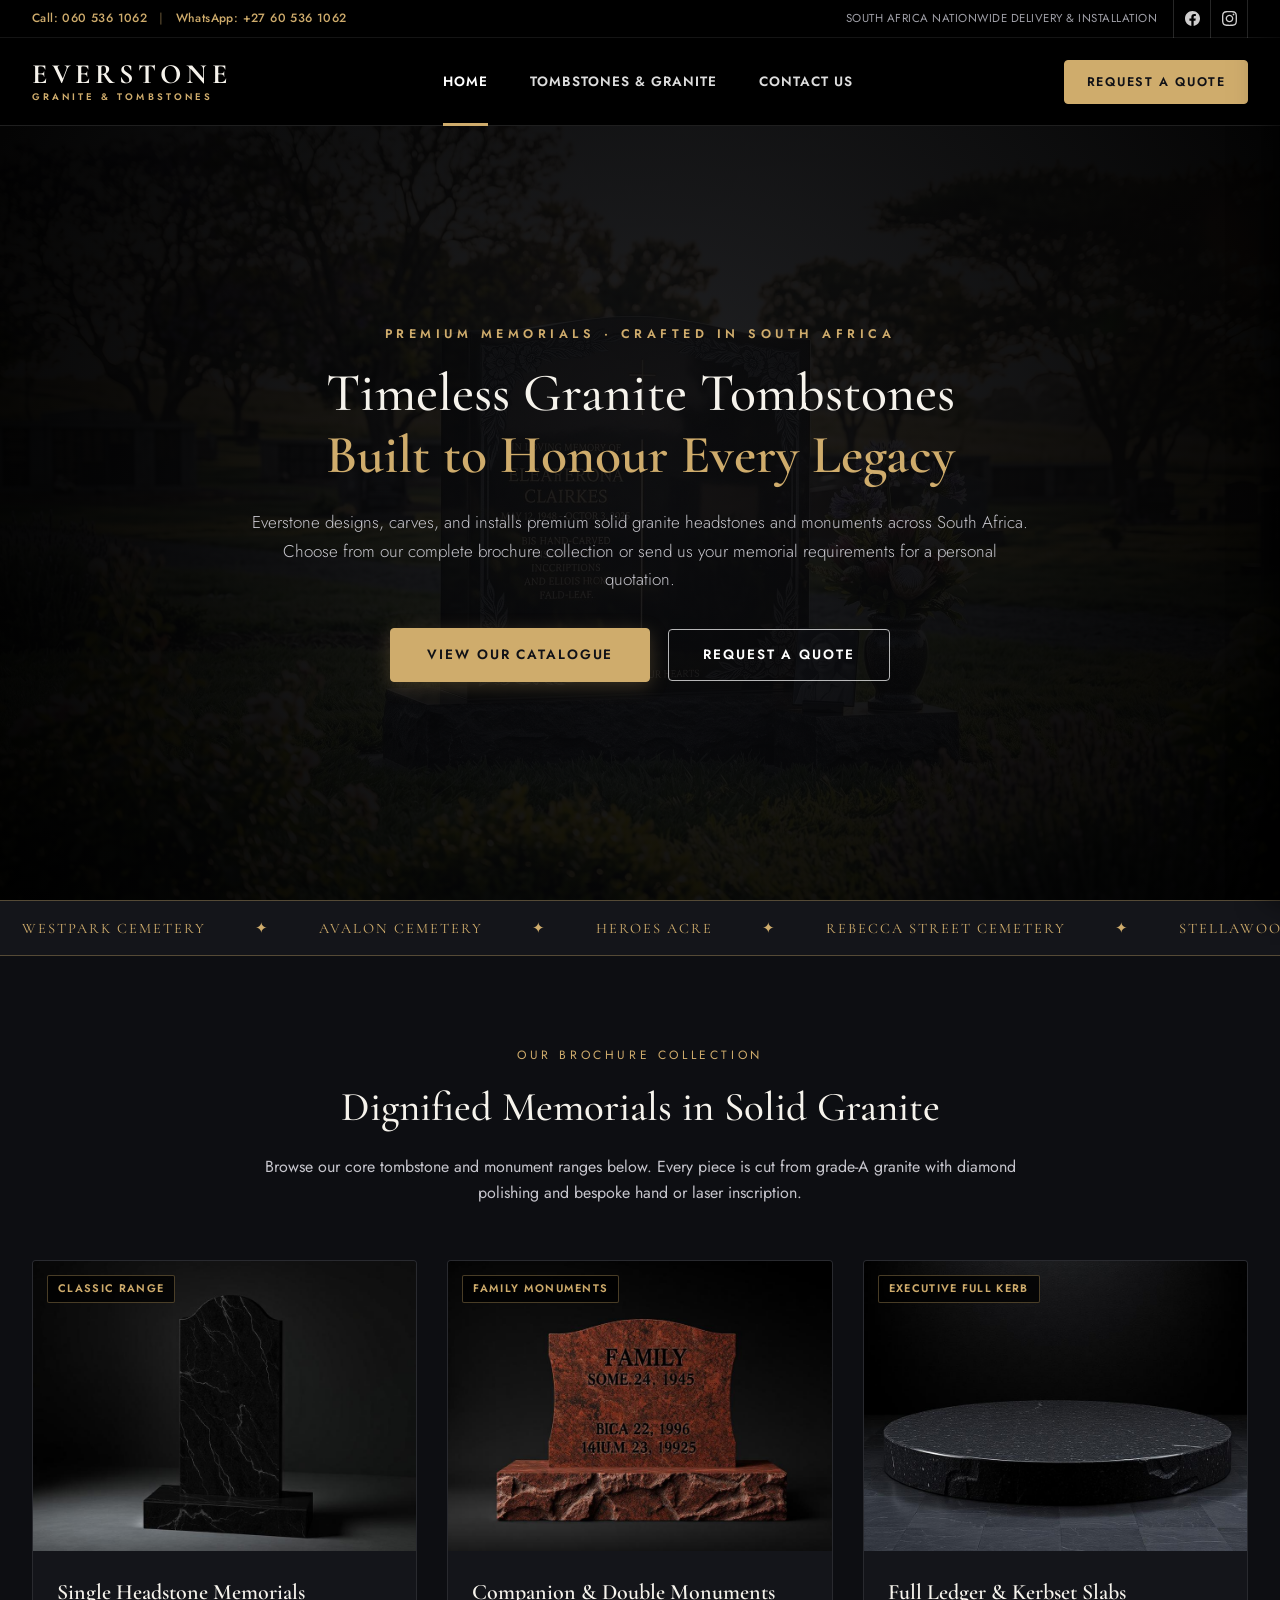
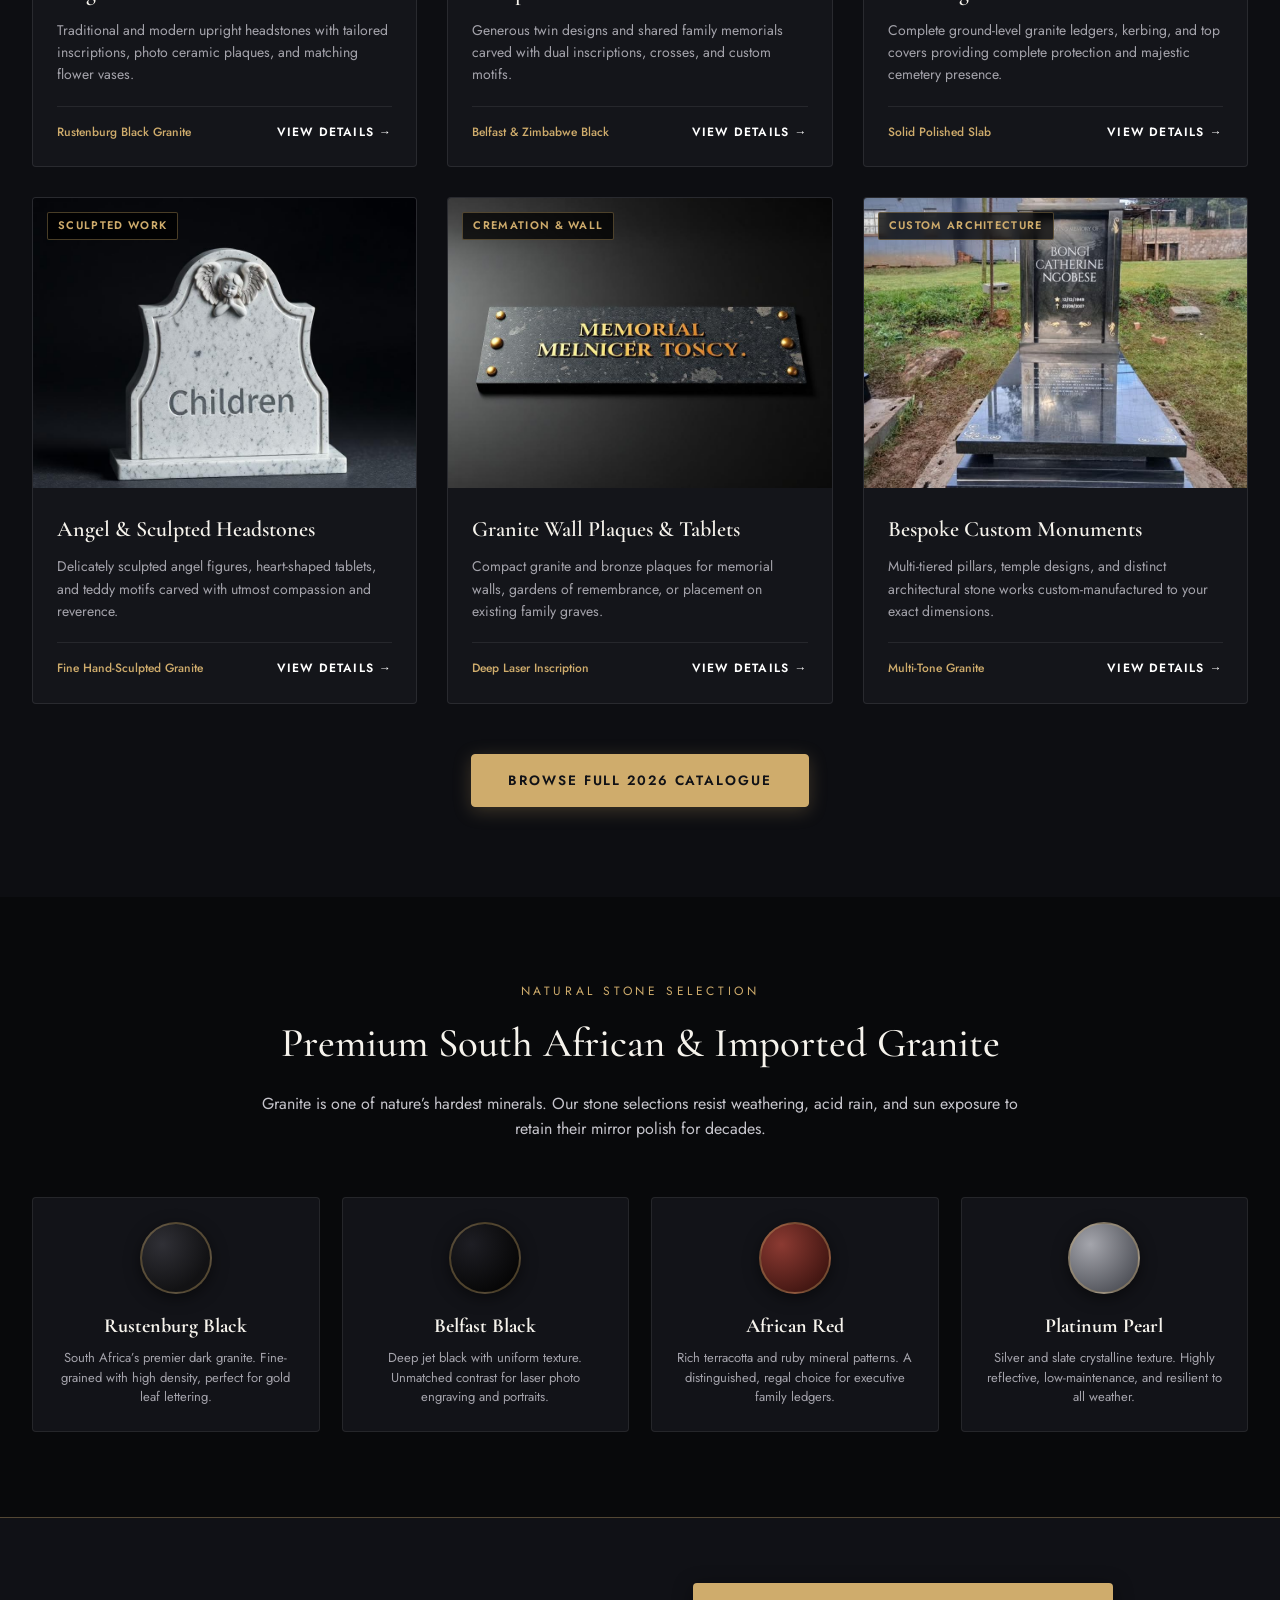
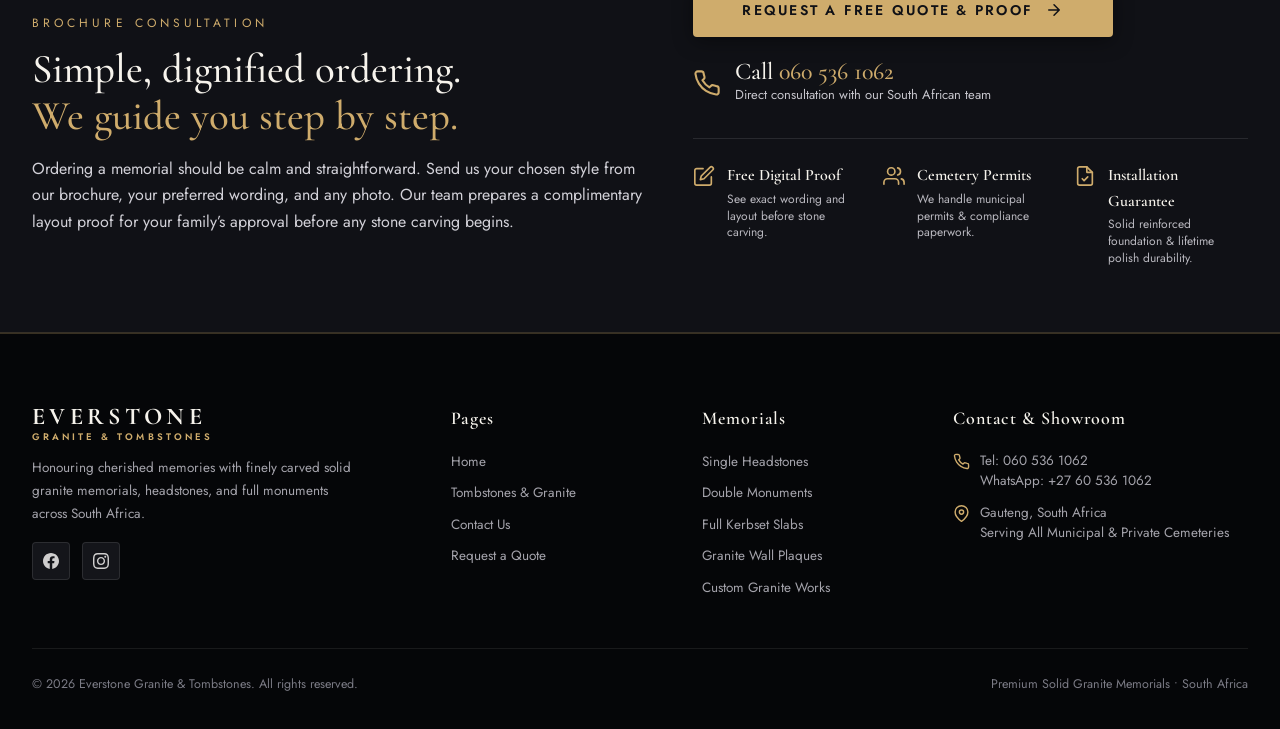
<file: index.html>
<!DOCTYPE html>
<html lang="en">
<head>
  <meta charset="UTF-8">
  <meta name="viewport" content="width=device-width, initial-scale=1.0">
  <title>Everstone Granite &amp; Tombstones | Handcrafted Memorials South Africa</title>
  <meta name="description" content="Everstone crafts timeless solid granite tombstones, memorials, and headstones with professional cemetery installation throughout South Africa.">
  <link rel="icon" href="assets/favicon.ico" type="image/x-icon">

  <!-- Google Fonts: Cormorant Garamond & Jost -->
  <link rel="preconnect" href="https://fonts.googleapis.com">
  <link rel="preconnect" href="https://fonts.gstatic.com" crossorigin>
  <link href="https://fonts.googleapis.com/css2?family=Cormorant+Garamond:ital,wght@0,400;0,500;0,600;0,700;1,400;1,600&family=Jost:wght@300;400;500;600;700&display=swap" rel="stylesheet">

  <style>
    /* CSS Reset & Base */
    *, *::before, *::after {
      box-sizing: border-box;
      margin: 0;
      padding: 0;
    }

    :root {
      --gold: #cfac6c;
      --gold-light: #e0be7e;
      --gold-dark: #a5813f;
      --bg-dark: #000000;
      --bg-stage: #0d0e12;
      --bg-card: #14151a;
      --text-white: #f6f3ec;
      --text-muted: #c6c5cc;
      --text-dim: #8b8b95;
      --border-dark: rgba(255, 255, 255, 0.12);
      --border-gold: rgba(207, 172, 108, 0.35);
    }

    body {
      font-family: 'Jost', sans-serif;
      background-color: var(--bg-stage);
      color: var(--text-white);
      line-height: 1.6;
      -webkit-font-smoothing: antialiased;
      -moz-osx-font-smoothing: grayscale;
      overflow-x: hidden;
    }

    a {
      color: inherit;
      text-decoration: none;
      transition: color 0.2s ease, background-color 0.2s ease, border-color 0.2s ease, transform 0.2s ease;
    }

    img {
      max-width: 100%;
      height: auto;
      display: block;
    }

    .container {
      width: 100%;
      max-width: 1440px;
      margin: 0 auto;
      padding: 0 32px;
    }

    /* -------------------------------------------------------------
       1. TOP ANNOUNCEMENT & CONTACT BAR
    ------------------------------------------------------------- */
    .top-bar {
      background-color: #000000;
      border-bottom: 1px solid rgba(255, 255, 255, 0.08);
      font-size: 12px;
      height: 38px;
      display: flex;
      align-items: center;
      position: relative;
      z-index: 100;
    }

    .top-bar-container {
      display: flex;
      justify-content: space-between;
      align-items: center;
      width: 100%;
      max-width: 1440px;
      margin: 0 auto;
      padding: 0 32px;
    }

    .top-phone-info {
      color: #cfac6c;
      font-weight: 500;
      letter-spacing: 0.4px;
      display: flex;
      align-items: center;
      gap: 12px;
    }

    .top-phone-info a {
      color: #cfac6c;
    }

    .top-phone-info a:hover {
      color: #ffffff;
      text-decoration: underline;
    }

    .top-phone-info .sep {
      color: rgba(207, 172, 108, 0.4);
    }

    .top-actions {
      display: flex;
      align-items: center;
      gap: 16px;
    }

    .top-region-tag {
      color: #a0a0a8;
      font-size: 11.5px;
      letter-spacing: 0.5px;
      text-transform: uppercase;
    }

    .top-social-list {
      display: flex;
      align-items: center;
      list-style: none;
      border-left: 1px solid rgba(255, 255, 255, 0.15);
    }

    .top-social-list li {
      border-right: 1px solid rgba(255, 255, 255, 0.15);
    }

    .top-social-list a {
      display: flex;
      align-items: center;
      justify-content: center;
      width: 36px;
      height: 38px;
      color: #cfcece;
      transition: color 0.2s, background-color 0.2s;
    }

    .top-social-list a:hover {
      color: #cfac6c;
      background-color: rgba(255, 255, 255, 0.05);
    }

    .top-social-list svg {
      width: 15px;
      height: 15px;
      fill: currentColor;
    }

    /* -------------------------------------------------------------
       2. MAIN NAVIGATION HEADER
    ------------------------------------------------------------- */
    .site-header {
      background-color: #000000;
      border-bottom: 1px solid var(--border-dark);
      position: sticky;
      top: 0;
      z-index: 99;
      height: 88px;
    }

    .header-container {
      display: flex;
      align-items: center;
      justify-content: space-between;
      height: 100%;
      max-width: 1440px;
      margin: 0 auto;
      padding: 0 32px;
    }

    /* Brand Logo */
    .brand-logo {
      display: flex;
      align-items: center;
      text-decoration: none;
    }

    .brand-text-logo {
      display: flex;
      flex-direction: column;
      justify-content: center;
      line-height: 1.05;
    }

    .brand-text-logo .logo-name {
      font-family: 'Cormorant Garamond', Georgia, serif;
      font-size: 28px;
      font-weight: 700;
      letter-spacing: 0.18em;
      color: #f6f3ec;
    }

    .brand-text-logo .logo-sub {
      font-family: 'Jost', sans-serif;
      font-size: 9.5px;
      font-weight: 600;
      letter-spacing: 0.32em;
      color: #cfac6c;
      margin-top: 4px;
      text-transform: uppercase;
    }

    /* Main 3-Page Navigation Menu */
    .main-nav {
      display: flex;
      align-items: center;
      height: 100%;
    }

    .nav-list {
      display: flex;
      align-items: center;
      list-style: none;
      height: 100%;
      gap: 10px;
    }

    .nav-item {
      position: relative;
      height: 100%;
      display: flex;
      align-items: center;
    }

    .nav-link {
      display: flex;
      align-items: center;
      height: 100%;
      padding: 0 16px;
      font-size: 13.5px;
      font-weight: 600;
      letter-spacing: 1px;
      text-transform: uppercase;
      color: #dddddd;
      position: relative;
      white-space: nowrap;
    }

    .nav-link:hover {
      color: #ffffff;
    }

    .nav-item.active .nav-link {
      color: #ffffff;
    }

    .nav-item.active::after {
      content: '';
      position: absolute;
      bottom: -1px;
      left: 16px;
      right: 16px;
      height: 3px;
      background-color: #cfac6c;
      z-index: 10;
    }

    .header-actions {
      display: flex;
      align-items: center;
      gap: 16px;
    }

    .header-cta-btn {
      display: inline-flex;
      align-items: center;
      justify-content: center;
      padding: 11px 22px;
      font-size: 12.5px;
      font-weight: 600;
      letter-spacing: 0.12em;
      text-transform: uppercase;
      background-color: #cfac6c;
      color: #101116;
      border-radius: 4px;
      border: 1px solid #cfac6c;
      transition: all 0.25s ease;
    }

    .header-cta-btn:hover {
      background-color: #e0be7e;
      border-color: #e0be7e;
      transform: translateY(-1px);
    }

    .mobile-menu-btn {
      display: none;
      background: none;
      border: none;
      color: #dddddd;
      cursor: pointer;
      padding: 8px;
    }

    .mobile-menu-btn svg {
      width: 26px;
      height: 26px;
      stroke: currentColor;
    }

    /* -------------------------------------------------------------
       3. HERO SECTION
    ------------------------------------------------------------- */
    .hero-stage {
      position: relative;
      overflow: hidden;
      background-color: #000000;
      min-height: calc(100vh - 126px);
      display: flex;
      flex-direction: column;
      justify-content: center;
      padding: 80px 0 100px;
    }

    .hero-bg-img {
      position: absolute;
      inset: 0;
      width: 100%;
      height: 100%;
      object-fit: cover;
      object-position: center center;
      z-index: 0;
      opacity: 0.38;
      pointer-events: none;
    }

    .hero-shade {
      position: absolute;
      inset: 0;
      z-index: 1;
      background: radial-gradient(circle at center, rgba(13, 14, 18, 0.72) 0%, rgba(0, 0, 0, 0.96) 100%);
      pointer-events: none;
    }

    .hero-content {
      position: relative;
      z-index: 2;
      text-align: center;
      max-width: 980px;
      margin: 0 auto;
      padding: 0 20px;
    }

    .hero-eyebrow {
      font-size: 12.5px;
      font-weight: 600;
      letter-spacing: 0.36em;
      text-transform: uppercase;
      color: #cfac6c;
      margin-bottom: 18px;
    }

    .hero-title {
      font-family: 'Cormorant Garamond', Georgia, serif;
      font-weight: 500;
      font-size: clamp(34px, 4.2vw, 62px);
      line-height: 1.15;
      color: #f6f3ec;
      margin: 0 0 22px;
    }

    .hero-title .gold-accent {
      display: block;
      color: #cfac6c;
      font-weight: 600;
    }

    .hero-lede {
      font-family: 'Jost', sans-serif;
      font-size: 17px;
      line-height: 1.7;
      color: #c6c5cc;
      max-width: 780px;
      margin: 0 auto 34px;
      font-weight: 300;
    }

    .hero-btns {
      display: flex;
      gap: 18px;
      justify-content: center;
      align-items: center;
      flex-wrap: wrap;
    }

    .btn-gold {
      display: inline-flex;
      align-items: center;
      justify-content: center;
      font-family: 'Jost', sans-serif;
      font-size: 13.5px;
      font-weight: 600;
      letter-spacing: 0.14em;
      text-transform: uppercase;
      background-color: #cfac6c;
      color: #101116;
      padding: 15px 36px;
      border-radius: 4px;
      border: 1px solid #cfac6c;
      box-shadow: 0 4px 18px rgba(207, 172, 108, 0.25);
      transition: all 0.3s ease;
    }

    .btn-gold:hover {
      background-color: #e0be7e;
      border-color: #e0be7e;
      transform: translateY(-2px);
      box-shadow: 0 8px 25px rgba(207, 172, 108, 0.4);
    }

    .btn-ghost {
      display: inline-flex;
      align-items: center;
      justify-content: center;
      font-family: 'Jost', sans-serif;
      font-size: 13.5px;
      font-weight: 600;
      letter-spacing: 0.14em;
      text-transform: uppercase;
      background-color: transparent;
      color: #ffffff;
      padding: 14px 34px;
      border-radius: 4px;
      border: 1.5px solid rgba(255, 255, 255, 0.7);
      transition: all 0.3s ease;
    }

    .btn-ghost:hover {
      background-color: #ffffff;
      color: #101116;
      border-color: #ffffff;
      transform: translateY(-2px);
    }

    /* -------------------------------------------------------------
       4. CEMETERY INFINITE TICKER RIBBON (SOUTH AFRICA)
    ------------------------------------------------------------- */
    .cemetery-ribbon {
      background-color: #14151a;
      overflow: hidden;
      white-space: nowrap;
      padding: 14px 0;
      border-top: 1px solid var(--border-gold);
      border-bottom: 1px solid var(--border-gold);
      position: relative;
      z-index: 10;
    }

    .ribbon-track {
      display: inline-block;
      white-space: nowrap;
      animation: ribbon-scroll 55s linear infinite;
    }

    .cemetery-ribbon:hover .ribbon-track {
      animation-play-state: paused;
    }

    .ribbon-set span {
      color: #cfac6c;
      font-family: 'Cormorant Garamond', Georgia, serif;
      letter-spacing: 2px;
      font-size: 14.5px;
      text-transform: uppercase;
      margin: 0 22px;
    }

    .ribbon-dot {
      color: #cfac6c;
      font-size: 11px;
    }

    @keyframes ribbon-scroll {
      0% { transform: translateX(0); }
      100% { transform: translateX(-50%); }
    }

    /* -------------------------------------------------------------
       5. BROCHURE COLLECTION SHOWCASE
    ------------------------------------------------------------- */
    .showcase-sec {
      padding: 90px 0;
      background-color: #0d0e12;
    }

    .sec-header {
      text-align: center;
      max-width: 780px;
      margin: 0 auto 55px;
    }

    .sec-eyebrow {
      font-size: 12px;
      letter-spacing: 0.3em;
      text-transform: uppercase;
      color: #cfac6c;
      margin-bottom: 10px;
    }

    .sec-title {
      font-family: 'Cormorant Garamond', Georgia, serif;
      font-size: clamp(28px, 3.2vw, 44px);
      font-weight: 500;
      color: #f6f3ec;
      margin-bottom: 14px;
    }

    .sec-desc {
      color: #c6c5cc;
      font-size: 16px;
      line-height: 1.6;
    }

    .brochure-grid {
      display: grid;
      grid-template-columns: repeat(3, 1fr);
      gap: 30px;
    }

    .brochure-card {
      background-color: var(--bg-card);
      border: 1px solid rgba(255, 255, 255, 0.09);
      border-radius: 4px;
      overflow: hidden;
      display: flex;
      flex-direction: column;
      transition: transform 0.3s ease, border-color 0.3s ease, box-shadow 0.3s ease;
    }

    .brochure-card:hover {
      transform: translateY(-6px);
      border-color: var(--border-gold);
      box-shadow: 0 16px 36px rgba(0, 0, 0, 0.6);
    }

    .brochure-img-box {
      width: 100%;
      height: 290px;
      position: relative;
      background-color: #050608;
      overflow: hidden;
    }

    .brochure-img-box img {
      width: 100%;
      height: 100%;
      object-fit: cover;
      transition: transform 0.6s ease;
    }

    .brochure-card:hover .brochure-img-box img {
      transform: scale(1.05);
    }

    .brochure-tag {
      position: absolute;
      top: 14px;
      left: 14px;
      background-color: rgba(0, 0, 0, 0.75);
      border: 1px solid var(--border-gold);
      color: #cfac6c;
      font-size: 11px;
      font-weight: 600;
      letter-spacing: 0.12em;
      text-transform: uppercase;
      padding: 4px 10px;
      border-radius: 2px;
      backdrop-filter: blur(4px);
    }

    .brochure-content {
      padding: 24px;
      display: flex;
      flex-direction: column;
      flex-grow: 1;
    }

    .brochure-content h3 {
      font-family: 'Cormorant Garamond', Georgia, serif;
      font-size: 22px;
      font-weight: 600;
      color: #f6f3ec;
      margin-bottom: 8px;
    }

    .brochure-content p {
      color: #a4a3ab;
      font-size: 14px;
      line-height: 1.6;
      margin-bottom: 20px;
      flex-grow: 1;
    }

    .brochure-card-footer {
      display: flex;
      align-items: center;
      justify-content: space-between;
      border-top: 1px solid rgba(255, 255, 255, 0.08);
      padding-top: 16px;
    }

    .brochure-stone-type {
      font-size: 12px;
      color: #cfac6c;
      font-weight: 500;
    }

    .brochure-link {
      font-size: 12px;
      font-weight: 600;
      text-transform: uppercase;
      letter-spacing: 0.1em;
      color: #ffffff;
      display: inline-flex;
      align-items: center;
      gap: 6px;
    }

    .brochure-link:hover {
      color: #cfac6c;
    }

    .brochure-action-row {
      text-align: center;
      margin-top: 50px;
    }

    /* -------------------------------------------------------------
       6. CRAFTSMANSHIP & BROCHURE SUPPORT STRIP
    ------------------------------------------------------------- */
    .support-sec {
      background-color: #101116;
      border-top: 1px solid var(--border-gold);
      border-bottom: 1px solid rgba(207, 172, 108, 0.2);
      padding: 65px 0;
    }

    .ds-grid {
      display: grid;
      grid-template-columns: 1.1fr 1fr;
      gap: 50px;
      align-items: center;
    }

    .ds-eyebrow {
      font-size: 12px;
      letter-spacing: 0.34em;
      text-transform: uppercase;
      color: #cfac6c;
      margin-bottom: 12px;
    }

    .ds-heading {
      font-family: 'Cormorant Garamond', Georgia, serif;
      font-size: clamp(28px, 3.2vw, 44px);
      font-weight: 500;
      line-height: 1.15;
      color: #f6f3ec;
      margin-bottom: 16px;
    }

    .ds-heading span {
      display: block;
      color: #cfac6c;
    }

    .ds-desc {
      color: #d2d1d8;
      font-size: 16px;
      line-height: 1.65;
    }

    .ds-actions {
      display: flex;
      flex-direction: column;
      align-items: flex-start;
      gap: 22px;
    }

    .ds-btn-cta {
      display: inline-flex;
      align-items: center;
      justify-content: center;
      gap: 12px;
      width: 100%;
      max-width: 420px;
      font-size: 14px;
      font-weight: 600;
      letter-spacing: 0.16em;
      text-transform: uppercase;
      background-color: #cfac6c;
      color: #101116;
      padding: 16px 30px;
      border-radius: 4px;
      box-shadow: 0 4px 20px rgba(0, 0, 0, 0.4);
    }

    .ds-btn-cta:hover {
      background-color: #e0be7e;
      transform: translateY(-2px);
    }

    .ds-call-link {
      display: flex;
      align-items: center;
      gap: 14px;
      color: #f6f3ec;
    }

    .ds-call-link svg {
      width: 28px;
      height: 28px;
      color: #cfac6c;
    }

    .ds-call-link b {
      display: block;
      font-family: 'Cormorant Garamond', serif;
      font-size: 24px;
      font-weight: 500;
      line-height: 1.1;
    }

    .ds-call-link b em {
      font-style: normal;
      color: #cfac6c;
    }

    .ds-call-link i {
      display: block;
      font-style: normal;
      font-size: 13px;
      color: #c6c5cc;
    }

    .ds-features-grid {
      display: grid;
      grid-template-columns: repeat(3, 1fr);
      gap: 16px;
      width: 100%;
      margin-top: 10px;
      border-top: 1px solid rgba(255, 255, 255, 0.1);
      padding-top: 24px;
    }

    .ds-feat {
      display: flex;
      gap: 12px;
      align-items: flex-start;
    }

    .ds-feat svg {
      width: 22px;
      height: 22px;
      color: #cfac6c;
      flex-shrink: 0;
      margin-top: 2px;
    }

    .ds-feat b {
      display: block;
      font-family: 'Cormorant Garamond', serif;
      font-size: 16px;
      font-weight: 600;
      color: #f6f3ec;
      margin-bottom: 2px;
    }

    .ds-feat i {
      display: block;
      font-style: normal;
      font-size: 12px;
      color: #b9b8bf;
      line-height: 1.4;
    }

    /* -------------------------------------------------------------
       7. GRANITE VARIETIES
    ------------------------------------------------------------- */
    .stone-sec {
      padding: 85px 0;
      background-color: #08090b;
    }

    .stone-grid {
      display: grid;
      grid-template-columns: repeat(4, 1fr);
      gap: 22px;
      margin-top: 40px;
    }

    .stone-card {
      background: #121318;
      border: 1px solid rgba(255, 255, 255, 0.08);
      border-radius: 4px;
      padding: 24px;
      text-align: center;
      transition: all 0.3s ease;
    }

    .stone-card:hover {
      border-color: var(--border-gold);
      transform: translateY(-4px);
    }

    .stone-swatch {
      width: 72px;
      height: 72px;
      border-radius: 50%;
      margin: 0 auto 16px;
      border: 2px solid var(--border-gold);
      box-shadow: 0 4px 15px rgba(0, 0, 0, 0.5);
    }

    .swatch-rustenburg {
      background: radial-gradient(circle at 30% 30%, #303036, #121214 70%);
    }

    .swatch-belfast {
      background: radial-gradient(circle at 30% 30%, #1e1e24, #050505 80%);
    }

    .swatch-african-red {
      background: radial-gradient(circle at 30% 30%, #8b3a32, #401511 80%);
    }

    .swatch-pearl-grey {
      background: radial-gradient(circle at 30% 30%, #a4a5ac, #505259 80%);
    }

    .stone-card h4 {
      font-family: 'Cormorant Garamond', Georgia, serif;
      font-size: 20px;
      color: #f6f3ec;
      margin-bottom: 6px;
    }

    .stone-card p {
      font-size: 13px;
      color: #a4a3ab;
      line-height: 1.5;
    }

    /* -------------------------------------------------------------
       8. LUXURY FOOTER
    ------------------------------------------------------------- */
    .site-footer {
      background-color: #050608;
      border-top: 1px solid rgba(207, 172, 108, 0.25);
      padding: 70px 0 35px;
      color: #a4a3ab;
      font-size: 13.5px;
    }

    .footer-grid {
      display: grid;
      grid-template-columns: 1.8fr 1fr 1fr 1.4fr;
      gap: 40px;
      margin-bottom: 50px;
    }

    .footer-col h4 {
      font-family: 'Cormorant Garamond', Georgia, serif;
      font-size: 18px;
      font-weight: 600;
      color: #f6f3ec;
      letter-spacing: 0.05em;
      margin-bottom: 18px;
    }

    .footer-col ul {
      list-style: none;
      display: flex;
      flex-direction: column;
      gap: 10px;
    }

    .footer-col ul a:hover {
      color: #cfac6c;
      padding-left: 3px;
    }

    .footer-about p {
      line-height: 1.7;
      margin-top: 14px;
      max-width: 320px;
    }

    .footer-contact-item {
      display: flex;
      gap: 10px;
      align-items: flex-start;
      margin-bottom: 12px;
      line-height: 1.5;
    }

    .footer-contact-item svg {
      width: 17px;
      height: 17px;
      color: #cfac6c;
      flex-shrink: 0;
      margin-top: 2px;
    }

    .footer-socials {
      display: flex;
      gap: 12px;
      margin-top: 16px;
    }

    .footer-social-btn {
      width: 38px;
      height: 38px;
      border-radius: 4px;
      background: #14151a;
      border: 1px solid rgba(255, 255, 255, 0.1);
      display: flex;
      align-items: center;
      justify-content: center;
      color: #cfcece;
      transition: all 0.2s;
    }

    .footer-social-btn:hover {
      color: #cfac6c;
      border-color: var(--border-gold);
      transform: translateY(-2px);
    }

    .footer-social-btn svg {
      width: 16px;
      height: 16px;
      fill: currentColor;
    }

    .footer-bottom {
      border-top: 1px solid rgba(255, 255, 255, 0.08);
      padding-top: 25px;
      display: flex;
      justify-content: space-between;
      align-items: center;
      flex-wrap: wrap;
      gap: 14px;
      font-size: 12.5px;
      color: #7b7b85;
    }

    /* -------------------------------------------------------------
       9. MOBILE DRAWER NAVIGATION
    ------------------------------------------------------------- */
    .mobile-drawer {
      position: fixed;
      top: 0;
      right: -320px;
      width: 320px;
      height: 100vh;
      background: #101116;
      border-left: 1px solid var(--border-gold);
      z-index: 10000;
      padding: 28px 24px;
      display: flex;
      flex-direction: column;
      transition: right 0.35s ease;
      box-shadow: -10px 0 30px rgba(0, 0, 0, 0.7);
    }

    .mobile-drawer.open {
      right: 0;
    }

    .drawer-header {
      display: flex;
      justify-content: space-between;
      align-items: center;
      border-bottom: 1px solid rgba(255, 255, 255, 0.1);
      padding-bottom: 18px;
      margin-bottom: 24px;
    }

    .drawer-close {
      background: none;
      border: none;
      color: #cfac6c;
      font-size: 30px;
      cursor: pointer;
    }

    .drawer-nav {
      list-style: none;
      display: flex;
      flex-direction: column;
      gap: 16px;
    }

    .drawer-nav a {
      font-size: 16px;
      font-weight: 500;
      color: #e5e5e5;
      text-transform: uppercase;
      letter-spacing: 1.2px;
    }

    .drawer-nav a:hover {
      color: #cfac6c;
    }

    .drawer-backdrop {
      position: fixed;
      inset: 0;
      background: rgba(0, 0, 0, 0.65);
      z-index: 9999;
      opacity: 0;
      visibility: hidden;
      transition: all 0.3s;
    }

    .drawer-backdrop.open {
      opacity: 1;
      visibility: visible;
    }

    /* -------------------------------------------------------------
       RESPONSIVE & MOBILE-FIRST OPTIMIZATIONS
    ------------------------------------------------------------- */
    @media (max-width: 1024px) {
      .brochure-grid {
        grid-template-columns: repeat(2, 1fr);
      }
      .stone-grid {
        grid-template-columns: repeat(2, 1fr);
      }
      .footer-grid {
        grid-template-columns: 1fr 1fr;
      }
    }

    @media (max-width: 860px) {
      .main-nav, .header-cta-btn {
        display: none;
      }
      .mobile-menu-btn {
        display: block;
      }
      .ds-grid {
        grid-template-columns: 1fr;
        gap: 36px;
      }
      .ds-features-grid {
        grid-template-columns: 1fr;
      }
    }

    @media (max-width: 768px) {
      /* Mobile Top Bar - clean single-line contact without squishing */
      .top-actions {
        display: none !important;
      }
      .top-bar {
        height: auto;
        min-height: 36px;
        padding: 6px 0;
      }
      .top-bar-container {
        padding: 0 16px;
        justify-content: center;
      }
      .top-phone-info {
        font-size: 11.5px;
        justify-content: center;
        width: 100%;
        gap: 12px;
        white-space: nowrap;
        letter-spacing: 0.2px;
      }

      /* Mobile Header */
      .site-header {
        height: 68px;
      }
      .header-container {
        padding: 0 16px;
      }
      .brand-text-logo .logo-name {
        font-size: 22px;
        letter-spacing: 0.14em;
      }
      .brand-text-logo .logo-sub {
        font-size: 8.5px;
        letter-spacing: 0.24em;
        margin-top: 2px;
      }
      .mobile-menu-btn {
        width: 44px;
        height: 44px;
        padding: 8px;
        display: flex;
        align-items: center;
        justify-content: center;
      }

      /* Mobile Hero Section */
      .hero-stage {
        min-height: auto;
        padding: 44px 0 54px;
      }
      .hero-content {
        padding: 0 16px;
      }
      .hero-eyebrow {
        font-size: 10.5px;
        letter-spacing: 0.22em;
        margin-bottom: 12px;
      }
      .hero-title {
        font-size: clamp(28px, 7.5vw, 40px);
        line-height: 1.18;
        margin: 0 0 16px;
      }
      .hero-title .gold-accent {
        font-size: clamp(26px, 7vw, 38px);
        margin-top: 4px;
      }
      .hero-lede {
        font-size: 14px;
        line-height: 1.6;
        margin-bottom: 24px;
        padding: 0 6px;
      }
      .hero-btns {
        flex-direction: column;
        width: 100%;
        max-width: 300px;
        margin: 0 auto;
        gap: 12px;
      }
      .hero-btns .btn-gold,
      .hero-btns .btn-ghost {
        width: 100%;
        padding: 13px 20px;
        font-size: 12.5px;
        letter-spacing: 0.12em;
        text-align: center;
      }

      /* Mobile Ticker Ribbon */
      .cemetery-ribbon {
        padding: 10px 0;
      }
      .ribbon-set span {
        font-size: 12px;
        letter-spacing: 1.4px;
        margin: 0 14px;
      }

      /* Mobile Brochure Collection */
      .showcase-sec {
        padding: 50px 0;
      }
      .sec-header {
        margin-bottom: 30px;
      }
      .sec-eyebrow {
        font-size: 11px;
        letter-spacing: 0.22em;
      }
      .sec-title {
        font-size: 28px;
        line-height: 1.2;
      }
      .sec-desc {
        font-size: 14px;
        line-height: 1.55;
      }
      .brochure-grid {
        grid-template-columns: 1fr;
        gap: 22px;
      }
      .brochure-img-box {
        height: 250px;
      }
      .brochure-content {
        padding: 18px 20px;
      }
      .brochure-content h3 {
        font-size: 20px;
      }
      .brochure-action-row {
        margin-top: 32px;
      }
      .brochure-action-row .btn-gold {
        width: 100%;
        max-width: 320px;
      }

      /* Mobile Stone Varieties */
      .stone-sec {
        padding: 50px 0;
      }
      .stone-grid {
        grid-template-columns: 1fr;
        gap: 16px;
      }
      .stone-card {
        padding: 22px 18px;
      }

      /* Mobile Support & Ordering */
      .support-sec {
        padding: 44px 0;
      }
      .ds-grid {
        grid-template-columns: 1fr;
        gap: 28px;
      }
      .ds-heading {
        font-size: 28px;
        line-height: 1.2;
      }
      .ds-desc {
        font-size: 14px;
      }
      .ds-btn-cta, .ds-call-link {
        width: 100%;
        justify-content: center;
      }
      .ds-features-grid {
        grid-template-columns: 1fr;
        gap: 16px;
      }

      /* Mobile Drawer */
      .mobile-drawer {
        width: min(320px, 86vw);
      }
      .drawer-close {
        min-width: 44px;
        min-height: 44px;
        display: inline-flex;
        align-items: center;
        justify-content: center;
        padding: 4px;
      }
      .drawer-nav a {
        display: block;
        padding: 10px 0;
      }

      /* Mobile Footer */
      .site-footer {
        padding: 48px 0 24px;
      }
      .footer-grid {
        grid-template-columns: 1fr;
        gap: 28px;
        margin-bottom: 36px;
      }
      .footer-bottom {
        flex-direction: column;
        gap: 8px;
        text-align: center;
      }

      .container {
        padding: 0 16px;
      }
    }

    @media (max-width: 480px) {
      /* Extra compact mobile phones (360px - 430px) */
      .top-bar {
        padding: 8px 0;
      }
      .top-phone-info {
        font-size: 10.5px;
        gap: 6px 10px;
        flex-wrap: wrap;
        white-space: normal;
        line-height: 1.45;
      }
      .site-header {
        height: 64px;
      }
      .brand-text-logo .logo-name {
        font-size: 20px;
        letter-spacing: 0.12em;
      }
      .brand-text-logo .logo-sub {
        font-size: 8px;
        letter-spacing: 0.18em;
      }
      .hero-stage {
        padding: 34px 0 44px;
      }
      .hero-title {
        font-size: 25px;
      }
      .hero-title .gold-accent {
        font-size: 23px;
      }
      .hero-lede {
        font-size: 13.5px;
        padding: 0;
      }
      .hero-btns {
        max-width: 100%;
      }
      .brochure-img-box {
        height: 210px;
      }
      .brochure-content {
        padding: 16px;
      }
      .brochure-content h3 {
        font-size: 19px;
      }
      .stone-card {
        padding: 18px 14px;
      }
      .stone-card h3 {
        font-size: 18px;
      }
      .ds-heading {
        font-size: 24px;
      }
      .ds-btn-cta {
        font-size: 12.5px;
        padding: 14px 16px;
        letter-spacing: 0.1em;
      }
      .ds-call-link b {
        font-size: 20px;
      }
    }
  </style>
</head>
<body>

  <!-- Top Announcement & Phone Bar -->
  <aside class="top-bar">
    <div class="top-bar-container">
      <div class="top-phone-info">
        <span>Call: <a href="tel:+27605361062">060 536 1062</a></span>
        <span class="sep">|</span>
        <span>WhatsApp: <a href="https://wa.me/27605361062" target="_blank" rel="noopener">+27 60 536 1062</a></span>
      </div>

      <div class="top-actions">
        <span class="top-region-tag">South Africa Nationwide Delivery &amp; Installation</span>

        <ul class="top-social-list">
          <li>
            <a href="https://www.facebook.com" target="_blank" rel="noopener" aria-label="Facebook">
              <svg viewBox="0 0 24 24"><path d="M24 12.073c0-6.627-5.373-12-12-12s-12 5.373-12 12c0 5.99 4.388 10.954 10.125 11.854v-8.385H7.078v-3.47h3.047V9.43c0-3.007 1.792-4.669 4.533-4.669 1.312 0 2.686.235 2.686.235v2.953H15.83c-1.491 0-1.956.925-1.956 1.874v2.25h3.328l-.532 3.47h-2.796v8.385C19.612 23.027 24 18.062 24 12.073z"/></svg>
            </a>
          </li>
          <li>
            <a href="https://www.instagram.com" target="_blank" rel="noopener" aria-label="Instagram">
              <svg viewBox="0 0 24 24"><path d="M12 2.163c3.204 0 3.584.012 4.85.07 3.252.148 4.771 1.691 4.919 4.919.058 1.265.069 1.645.069 4.849 0 3.205-.012 3.584-.069 4.849-.149 3.225-1.664 4.771-4.919 4.919-1.266.058-1.644.07-4.85.07-3.204 0-3.584-.012-4.849-.07-3.26-.149-4.771-1.699-4.919-4.92-.058-1.265-.07-1.644-.07-4.849 0-3.204.013-3.583.07-4.849.149-3.227 1.664-4.771 4.919-4.919 1.266-.057 1.645-.069 4.849-.069zm0-2.163c-3.259 0-3.667.014-4.947.072-4.358.2-6.78 2.618-6.98 6.98-.059 1.281-.073 1.689-.073 4.948 0 3.259.014 3.668.072 4.948.2 4.358 2.618 6.78 6.98 6.98 1.281.058 1.689.072 4.948.072 3.259 0 3.668-.014 4.948-.072 4.354-.2 6.782-2.618 6.979-6.98.059-1.28.073-1.689.073-4.948 0-3.259-.014-3.667-.072-4.947-.196-4.354-2.617-6.78-6.979-6.98-1.281-.059-1.69-.073-4.949-.073zm0 5.838c-3.403 0-6.162 2.759-6.162 6.162s2.759 6.163 6.162 6.163 6.162-2.759 6.162-6.163c0-3.403-2.759-6.162-6.162-6.162zm0 10.162c-2.209 0-4-1.79-4-4 0-2.209 1.791-4 4-4s4 1.791 4 4c0 2.21-1.791 4-4 4zm6.406-11.845c-.796 0-1.441.645-1.441 1.44s.645 1.44 1.441 1.44c.795 0 1.439-.645 1.439-1.44s-.644-1.44-1.439-1.44z"/></svg>
            </a>
          </li>
        </ul>
      </div>
    </div>
  </aside>

  <!-- Sticky Main Navigation Header -->
  <header class="site-header" id="header">
    <div class="header-container">
      <a href="index.html" class="brand-logo" aria-label="Everstone Granite and Tombstones">
        <div class="brand-text-logo">
          <span class="logo-name">EVERSTONE</span>
          <span class="logo-sub">GRANITE &amp; TOMBSTONES</span>
        </div>
      </a>

      <!-- 3-Page Navigation Menu -->
      <nav class="main-nav" aria-label="Primary Navigation">
        <ul class="nav-list">
          <li class="nav-item active">
            <a href="index.html" class="nav-link">HOME</a>
          </li>
          <li class="nav-item">
            <a href="catalogue.html" class="nav-link">TOMBSTONES &amp; GRANITE</a>
          </li>
          <li class="nav-item">
            <a href="contact.html" class="nav-link">CONTACT US</a>
          </li>
        </ul>
      </nav>

      <div class="header-actions">
        <a href="contact.html" class="header-cta-btn">REQUEST A QUOTE</a>
        <button class="mobile-menu-btn" id="openDrawerBtn" aria-label="Open mobile menu">
          <svg viewBox="0 0 24 24" fill="none" stroke-width="2.2" stroke-linecap="round" stroke-linejoin="round">
            <line x1="3" y1="12" x2="21" y2="12"></line>
            <line x1="3" y1="6" x2="21" y2="6"></line>
            <line x1="3" y1="18" x2="21" y2="18"></line>
          </svg>
        </button>
      </div>
    </div>
  </header>

  <!-- Mobile Drawer -->
  <div class="drawer-backdrop" id="drawerBackdrop"></div>
  <aside class="mobile-drawer" id="mobileDrawer">
    <div class="drawer-header">
      <div class="brand-text-logo">
        <span class="logo-name" style="font-size: 22px;">EVERSTONE</span>
        <span class="logo-sub">GRANITE &amp; TOMBSTONES</span>
      </div>
      <button class="drawer-close" id="closeDrawerBtn" aria-label="Close menu">&times;</button>
    </div>
    <ul class="drawer-nav">
      <li><a href="index.html" style="color: #cfac6c;">HOME</a></li>
      <li><a href="catalogue.html">TOMBSTONES &amp; GRANITE</a></li>
      <li><a href="contact.html">CONTACT US</a></li>
    </ul>
    <div style="margin-top: auto; padding-top: 24px; border-top: 1px solid rgba(255,255,255,0.1);">
      <p style="color: #cfac6c; font-size: 13px; margin-bottom: 8px;">Call: 060 536 1062</p>
      <p style="color: #c6c5cc; font-size: 13px; margin-bottom: 16px;">WhatsApp: +27 60 536 1062</p>
      <a href="contact.html" class="btn-gold" style="width: 100%; text-align: center; font-size: 12px; padding: 12px 16px;">Request a Quote</a>
    </div>
  </aside>

  <!-- Main Content Area -->
  <main>
    <!-- HERO SECTION -->
    <section class="hero-stage">
      <img
        class="hero-bg-img"
        src="assets/hero.jpg"
        alt="Everstone Granite Tombstones &amp; Memorials South Africa"
        fetchpriority="high"
      >
      <div class="hero-shade"></div>

      <div class="hero-content">
        <p class="hero-eyebrow">PREMIUM MEMORIALS &middot; CRAFTED IN SOUTH AFRICA</p>
        <h1 class="hero-title">
          Timeless Granite Tombstones
          <span class="gold-accent">Built to Honour Every Legacy</span>
        </h1>
        <p class="hero-lede">
          Everstone designs, carves, and installs premium solid granite headstones and monuments across South Africa. Choose from our complete brochure collection or send us your memorial requirements for a personal quotation.
        </p>
        <div class="hero-btns">
          <a href="catalogue.html" class="btn-gold">VIEW OUR CATALOGUE</a>
          <a href="contact.html" class="btn-ghost">REQUEST A QUOTE</a>
        </div>
      </div>
    </section>

    <!-- SOUTH AFRICAN CEMETERY TICKER RIBBON -->
    <div class="cemetery-ribbon" aria-label="Approved Cemeteries Across South Africa">
      <div class="ribbon-track">
        <span class="ribbon-set">
          <span>Westpark Cemetery</span>
          <span class="ribbon-dot">&#10022;</span>
          <span>Avalon Cemetery</span>
          <span class="ribbon-dot">&#10022;</span>
          <span>Heroes Acre</span>
          <span class="ribbon-dot">&#10022;</span>
          <span>Rebecca Street Cemetery</span>
          <span class="ribbon-dot">&#10022;</span>
          <span>Stellawood Cemetery</span>
          <span class="ribbon-dot">&#10022;</span>
          <span>Maitland Cemetery</span>
          <span class="ribbon-dot">&#10022;</span>
          <span>Nasrec Memorial Park</span>
          <span class="ribbon-dot">&#10022;</span>
          <span>Fourways Memorial Park</span>
          <span class="ribbon-dot">&#10022;</span>
          <span>Nationwide South Africa Delivery &amp; Cemetery Installation</span>
          <span class="ribbon-dot">&#10022;</span>
        </span>
        <!-- Duplicated set for seamless loop -->
        <span class="ribbon-set" aria-hidden="true">
          <span>Westpark Cemetery</span>
          <span class="ribbon-dot">&#10022;</span>
          <span>Avalon Cemetery</span>
          <span class="ribbon-dot">&#10022;</span>
          <span>Heroes Acre</span>
          <span class="ribbon-dot">&#10022;</span>
          <span>Rebecca Street Cemetery</span>
          <span class="ribbon-dot">&#10022;</span>
          <span>Stellawood Cemetery</span>
          <span class="ribbon-dot">&#10022;</span>
          <span>Maitland Cemetery</span>
          <span class="ribbon-dot">&#10022;</span>
          <span>Nasrec Memorial Park</span>
          <span class="ribbon-dot">&#10022;</span>
          <span>Fourways Memorial Park</span>
          <span class="ribbon-dot">&#10022;</span>
          <span>Nationwide South Africa Delivery &amp; Cemetery Installation</span>
          <span class="ribbon-dot">&#10022;</span>
        </span>
      </div>
    </div>

    <!-- BROCHURE COLLECTION SHOWCASE (SIMPLE IMAGE CARDS) -->
    <section class="showcase-sec">
      <div class="container">
        <div class="sec-header">
          <p class="sec-eyebrow">OUR BROCHURE COLLECTION</p>
          <h2 class="sec-title">Dignified Memorials in Solid Granite</h2>
          <p class="sec-desc">
            Browse our core tombstone and monument ranges below. Every piece is cut from grade-A granite with diamond polishing and bespoke hand or laser inscription.
          </p>
        </div>

        <div class="brochure-grid">
          <article class="brochure-card">
            <div class="brochure-img-box">
              <span class="brochure-tag">Classic Range</span>
              <img src="assets/mon-single.jpg" alt="Single Granite Headstone" loading="lazy">
            </div>
            <div class="brochure-content">
              <h3>Single Headstone Memorials</h3>
              <p>Traditional and modern upright headstones with tailored inscriptions, photo ceramic plaques, and matching flower vases.</p>
              <div class="brochure-card-footer">
                <span class="brochure-stone-type">Rustenburg Black Granite</span>
                <a href="catalogue.html" class="brochure-link">View Details &rarr;</a>
              </div>
            </div>
          </article>

          <article class="brochure-card">
            <div class="brochure-img-box">
              <span class="brochure-tag">Family Monuments</span>
              <img src="assets/mon-double.jpg" alt="Double Granite Monument" loading="lazy">
            </div>
            <div class="brochure-content">
              <h3>Companion &amp; Double Monuments</h3>
              <p>Generous twin designs and shared family memorials carved with dual inscriptions, crosses, and custom motifs.</p>
              <div class="brochure-card-footer">
                <span class="brochure-stone-type">Belfast &amp; Zimbabwe Black</span>
                <a href="catalogue.html" class="brochure-link">View Details &rarr;</a>
              </div>
            </div>
          </article>

          <article class="brochure-card">
            <div class="brochure-img-box">
              <span class="brochure-tag">Executive Full Kerb</span>
              <img src="assets/mon-curb.jpg" alt="Full Kerbset Tombstone" loading="lazy">
            </div>
            <div class="brochure-content">
              <h3>Full Ledger &amp; Kerbset Slabs</h3>
              <p>Complete ground-level granite ledgers, kerbing, and top covers providing complete protection and majestic cemetery presence.</p>
              <div class="brochure-card-footer">
                <span class="brochure-stone-type">Solid Polished Slab</span>
                <a href="catalogue.html" class="brochure-link">View Details &rarr;</a>
              </div>
            </div>
          </article>

          <article class="brochure-card">
            <div class="brochure-img-box">
              <span class="brochure-tag">Sculpted Work</span>
              <img src="assets/mon-child.jpg" alt="Angel and Child Tombstone" loading="lazy">
            </div>
            <div class="brochure-content">
              <h3>Angel &amp; Sculpted Headstones</h3>
              <p>Delicately sculpted angel figures, heart-shaped tablets, and teddy motifs carved with utmost compassion and reverence.</p>
              <div class="brochure-card-footer">
                <span class="brochure-stone-type">Fine Hand-Sculpted Granite</span>
                <a href="catalogue.html" class="brochure-link">View Details &rarr;</a>
              </div>
            </div>
          </article>

          <article class="brochure-card">
            <div class="brochure-img-box">
              <span class="brochure-tag">Cremation &amp; Wall</span>
              <img src="assets/mon-plaque.jpg" alt="Granite Memorial Plaque" loading="lazy">
            </div>
            <div class="brochure-content">
              <h3>Granite Wall Plaques &amp; Tablets</h3>
              <p>Compact granite and bronze plaques for memorial walls, gardens of remembrance, or placement on existing family graves.</p>
              <div class="brochure-card-footer">
                <span class="brochure-stone-type">Deep Laser Inscription</span>
                <a href="catalogue.html" class="brochure-link">View Details &rarr;</a>
              </div>
            </div>
          </article>

          <article class="brochure-card">
            <div class="brochure-img-box">
              <span class="brochure-tag">Custom Architecture</span>
              <img src="assets/cemetery-cathedral-pillar-monument.jpeg" alt="Executive Custom Granite Tombstone" loading="lazy">
            </div>
            <div class="brochure-content">
              <h3>Bespoke Custom Monuments</h3>
              <p>Multi-tiered pillars, temple designs, and distinct architectural stone works custom-manufactured to your exact dimensions.</p>
              <div class="brochure-card-footer">
                <span class="brochure-stone-type">Multi-Tone Granite</span>
                <a href="catalogue.html" class="brochure-link">View Details &rarr;</a>
              </div>
            </div>
          </article>
        </div>

        <div class="brochure-action-row">
          <a href="catalogue.html" class="btn-gold">BROWSE FULL 2026 CATALOGUE</a>
        </div>
      </div>
    </section>

    <!-- SOUTH AFRICAN GRANITE VARIETIES -->
    <section class="stone-sec">
      <div class="container">
        <div class="sec-header">
          <p class="sec-eyebrow">NATURAL STONE SELECTION</p>
          <h2 class="sec-title">Premium South African &amp; Imported Granite</h2>
          <p class="sec-desc">
            Granite is one of nature’s hardest minerals. Our stone selections resist weathering, acid rain, and sun exposure to retain their mirror polish for decades.
          </p>
        </div>

        <div class="stone-grid">
          <div class="stone-card">
            <div class="stone-swatch swatch-rustenburg"></div>
            <h4>Rustenburg Black</h4>
            <p>South Africa’s premier dark granite. Fine-grained with high density, perfect for gold leaf lettering.</p>
          </div>
          <div class="stone-card">
            <div class="stone-swatch swatch-belfast"></div>
            <h4>Belfast Black</h4>
            <p>Deep jet black with uniform texture. Unmatched contrast for laser photo engraving and portraits.</p>
          </div>
          <div class="stone-card">
            <div class="stone-swatch swatch-african-red"></div>
            <h4>African Red</h4>
            <p>Rich terracotta and ruby mineral patterns. A distinguished, regal choice for executive family ledgers.</p>
          </div>
          <div class="stone-card">
            <div class="stone-swatch swatch-pearl-grey"></div>
            <h4>Platinum Pearl</h4>
            <p>Silver and slate crystalline texture. Highly reflective, low-maintenance, and resilient to all weather.</p>
          </div>
        </div>
      </div>
    </section>

    <!-- BROCHURE SUPPORT & ORDER PROCESS -->
    <section class="support-sec">
      <div class="container ds-grid">
        <div class="ds-left">
          <p class="ds-eyebrow">BROCHURE CONSULTATION</p>
          <h2 class="ds-heading">
            Simple, dignified ordering.
            <span>We guide you step by step.</span>
          </h2>
          <p class="ds-desc">
            Ordering a memorial should be calm and straightforward. Send us your chosen style from our brochure, your preferred wording, and any photo. Our team prepares a complimentary layout proof for your family’s approval before any stone carving begins.
          </p>
        </div>

        <div class="ds-actions">
          <a href="contact.html" class="ds-btn-cta">
            Request a Free Quote &amp; Proof
            <svg viewBox="0 0 24 24" width="18" height="18" fill="none" stroke="currentColor" stroke-width="2" stroke-linecap="round" stroke-linejoin="round">
              <path d="M5 12h14M12 5l7 7-7 7"/>
            </svg>
          </a>

          <a href="tel:+27605361062" class="ds-call-link">
            <svg viewBox="0 0 24 24" fill="none" stroke="currentColor" stroke-width="1.8" stroke-linecap="round" stroke-linejoin="round">
              <path d="M22 16.9v3a2 2 0 0 1-2.2 2 19.8 19.8 0 0 1-8.6-3.1 19.5 19.5 0 0 1-6-6A19.8 19.8 0 0 1 2.1 4.2 2 2 0 0 1 4.1 2h3a2 2 0 0 1 2 1.7c.1.9.4 1.8.7 2.7a2 2 0 0 1-.5 2.1L8.1 9.7a16 16 0 0 0 6 6l1.2-1.2a2 2 0 0 1 2.1-.5c.9.3 1.8.6 2.7.7a2 2 0 0 1 1.9 2z"/>
            </svg>
            <span>
              <b>Call <em>060 536 1062</em></b>
              <i>Direct consultation with our South African team</i>
            </span>
          </a>

          <div class="ds-features-grid">
            <div class="ds-feat">
              <svg viewBox="0 0 24 24" fill="none" stroke="currentColor" stroke-width="1.8" stroke-linecap="round" stroke-linejoin="round"><path d="M11 4H4a2 2 0 0 0-2 2v14a2 2 0 0 0 2 2h14a2 2 0 0 0 2-2v-7"/><path d="M18.5 2.5a2.1 2.1 0 0 1 3 3L12 15l-4 1 1-4 9.5-9.5z"/></svg>
              <div>
                <b>Free Digital Proof</b>
                <i>See exact wording and layout before stone carving.</i>
              </div>
            </div>
            <div class="ds-feat">
              <svg viewBox="0 0 24 24" fill="none" stroke="currentColor" stroke-width="1.8" stroke-linecap="round" stroke-linejoin="round"><path d="M17 21v-2a4 4 0 0 0-4-4H5a4 4 0 0 0-4 4v2"/><circle cx="9" cy="7" r="4"/><path d="M23 21v-2a4 4 0 0 0-3-3.9M16 3.1a4 4 0 0 1 0 7.8"/></svg>
              <div>
                <b>Cemetery Permits</b>
                <i>We handle municipal permits &amp; compliance paperwork.</i>
              </div>
            </div>
            <div class="ds-feat">
              <svg viewBox="0 0 24 24" fill="none" stroke="currentColor" stroke-width="1.8" stroke-linecap="round" stroke-linejoin="round"><path d="M14 2H6a2 2 0 0 0-2 2v16a2 2 0 0 0 2 2h12a2 2 0 0 0 2-2V8z"/><path d="M14 2v6h6M9 15l2 2 4-4"/></svg>
              <div>
                <b>Installation Guarantee</b>
                <i>Solid reinforced foundation &amp; lifetime polish durability.</i>
              </div>
            </div>
          </div>
        </div>
      </div>
    </section>
  </main>

  <!-- LUXURY FOOTER -->
  <footer class="site-footer">
    <div class="container">
      <div class="footer-grid">
        <div class="footer-col footer-about">
          <div class="brand-text-logo">
            <span class="logo-name" style="font-size: 24px;">EVERSTONE</span>
            <span class="logo-sub">GRANITE &amp; TOMBSTONES</span>
          </div>
          <p>
            Honouring cherished memories with finely carved solid granite memorials, headstones, and full monuments across South Africa.
          </p>
          <div class="footer-socials">
            <a href="https://www.facebook.com" target="_blank" rel="noopener" class="footer-social-btn" aria-label="Facebook">
              <svg viewBox="0 0 24 24"><path d="M24 12.073c0-6.627-5.373-12-12-12s-12 5.373-12 12c0 5.99 4.388 10.954 10.125 11.854v-8.385H7.078v-3.47h3.047V9.43c0-3.007 1.792-4.669 4.533-4.669 1.312 0 2.686.235 2.686.235v2.953H15.83c-1.491 0-1.956.925-1.956 1.874v2.25h3.328l-.532 3.47h-2.796v8.385C19.612 23.027 24 18.062 24 12.073z"/></svg>
            </a>
            <a href="https://www.instagram.com" target="_blank" rel="noopener" class="footer-social-btn" aria-label="Instagram">
              <svg viewBox="0 0 24 24"><path d="M12 2.163c3.204 0 3.584.012 4.85.07 3.252.148 4.771 1.691 4.919 4.919.058 1.265.069 1.645.069 4.849 0 3.205-.012 3.584-.069 4.849-.149 3.225-1.664 4.771-4.919 4.919-1.266.058-1.644.07-4.85.07-3.204 0-3.584-.012-4.849-.07-3.26-.149-4.771-1.699-4.919-4.92-.058-1.265-.07-1.644-.07-4.849 0-3.204.013-3.583.07-4.849.149-3.227 1.664-4.771 4.919-4.919 1.266-.057 1.645-.069 4.849-.069zm0-2.163c-3.259 0-3.667.014-4.947.072-4.358.2-6.78 2.618-6.98 6.98-.059 1.281-.073 1.689-.073 4.948 0 3.259.014 3.668.072 4.948.2 4.358 2.618 6.78 6.98 6.98 1.281.058 1.689.072 4.948.072 3.259 0 3.668-.014 4.948-.072 4.354-.2 6.782-2.618 6.979-6.98.059-1.28.073-1.689.073-4.948 0-3.259-.014-3.667-.072-4.947-.196-4.354-2.617-6.78-6.979-6.98-1.281-.059-1.69-.073-4.949-.073zm0 5.838c-3.403 0-6.162 2.759-6.162 6.162s2.759 6.163 6.162 6.163 6.162-2.759 6.162-6.163c0-3.403-2.759-6.162-6.162-6.162zm0 10.162c-2.209 0-4-1.79-4-4 0-2.209 1.791-4 4-4s4 1.791 4 4c0 2.21-1.791 4-4 4zm6.406-11.845c-.796 0-1.441.645-1.441 1.44s.645 1.44 1.441 1.44c.795 0 1.439-.645 1.439-1.44s-.644-1.44-1.439-1.44z"/></svg>
            </a>
          </div>
        </div>

        <div class="footer-col">
          <h4>Pages</h4>
          <ul>
            <li><a href="index.html">Home</a></li>
            <li><a href="catalogue.html">Tombstones &amp; Granite</a></li>
            <li><a href="contact.html">Contact Us</a></li>
            <li><a href="contact.html">Request a Quote</a></li>
          </ul>
        </div>

        <div class="footer-col">
          <h4>Memorials</h4>
          <ul>
            <li><a href="catalogue.html">Single Headstones</a></li>
            <li><a href="catalogue.html">Double Monuments</a></li>
            <li><a href="catalogue.html">Full Kerbset Slabs</a></li>
            <li><a href="catalogue.html">Granite Wall Plaques</a></li>
            <li><a href="catalogue.html">Custom Granite Works</a></li>
          </ul>
        </div>

        <div class="footer-col">
          <h4>Contact &amp; Showroom</h4>
          <div class="footer-contact-item">
            <svg viewBox="0 0 24 24" fill="none" stroke="currentColor" stroke-width="2" stroke-linecap="round" stroke-linejoin="round"><path d="M22 16.9v3a2 2 0 0 1-2.2 2 19.8 19.8 0 0 1-8.6-3.1 19.5 19.5 0 0 1-6-6A19.8 19.8 0 0 1 2.1 4.2 2 2 0 0 1 4.1 2h3a2 2 0 0 1 2 1.7c.1.9.4 1.8.7 2.7a2 2 0 0 1-.5 2.1L8.1 9.7a16 16 0 0 0 6 6l1.2-1.2a2 2 0 0 1 2.1-.5c.9.3 1.8.6 2.7.7a2 2 0 0 1 1.9 2z"/></svg>
            <div>
              <span>Tel: 060 536 1062</span><br>
              <span>WhatsApp: +27 60 536 1062</span>
            </div>
          </div>
          <div class="footer-contact-item">
            <svg viewBox="0 0 24 24" fill="none" stroke="currentColor" stroke-width="2" stroke-linecap="round" stroke-linejoin="round"><path d="M21 10c0 7-9 13-9 13s-9-6-9-13a9 9 0 0 1 18 0z"/><circle cx="12" cy="10" r="3"/></svg>
            <div>
              <span>Gauteng, South Africa</span><br>
              <span>Serving All Municipal &amp; Private Cemeteries</span>
            </div>
          </div>
        </div>
      </div>

      <div class="footer-bottom">
        <p>&copy; 2026 Everstone Granite &amp; Tombstones. All rights reserved.</p>
        <p>Premium Solid Granite Memorials &bull; South Africa</p>
      </div>
    </div>
  </footer>

  <script>
    // Mobile Drawer Toggle
    const openDrawerBtn = document.getElementById('openDrawerBtn');
    const closeDrawerBtn = document.getElementById('closeDrawerBtn');
    const mobileDrawer = document.getElementById('mobileDrawer');
    const drawerBackdrop = document.getElementById('drawerBackdrop');

    function toggleDrawer(open) {
      if (open) {
        mobileDrawer.classList.add('open');
        drawerBackdrop.classList.add('open');
        document.body.style.overflow = 'hidden';
      } else {
        mobileDrawer.classList.remove('open');
        drawerBackdrop.classList.remove('open');
        document.body.style.overflow = '';
      }
    }

    if (openDrawerBtn) openDrawerBtn.addEventListener('click', () => toggleDrawer(true));
    if (closeDrawerBtn) closeDrawerBtn.addEventListener('click', () => toggleDrawer(false));
    if (drawerBackdrop) drawerBackdrop.addEventListener('click', () => toggleDrawer(false));
  </script>
</body>
</html>
</file>
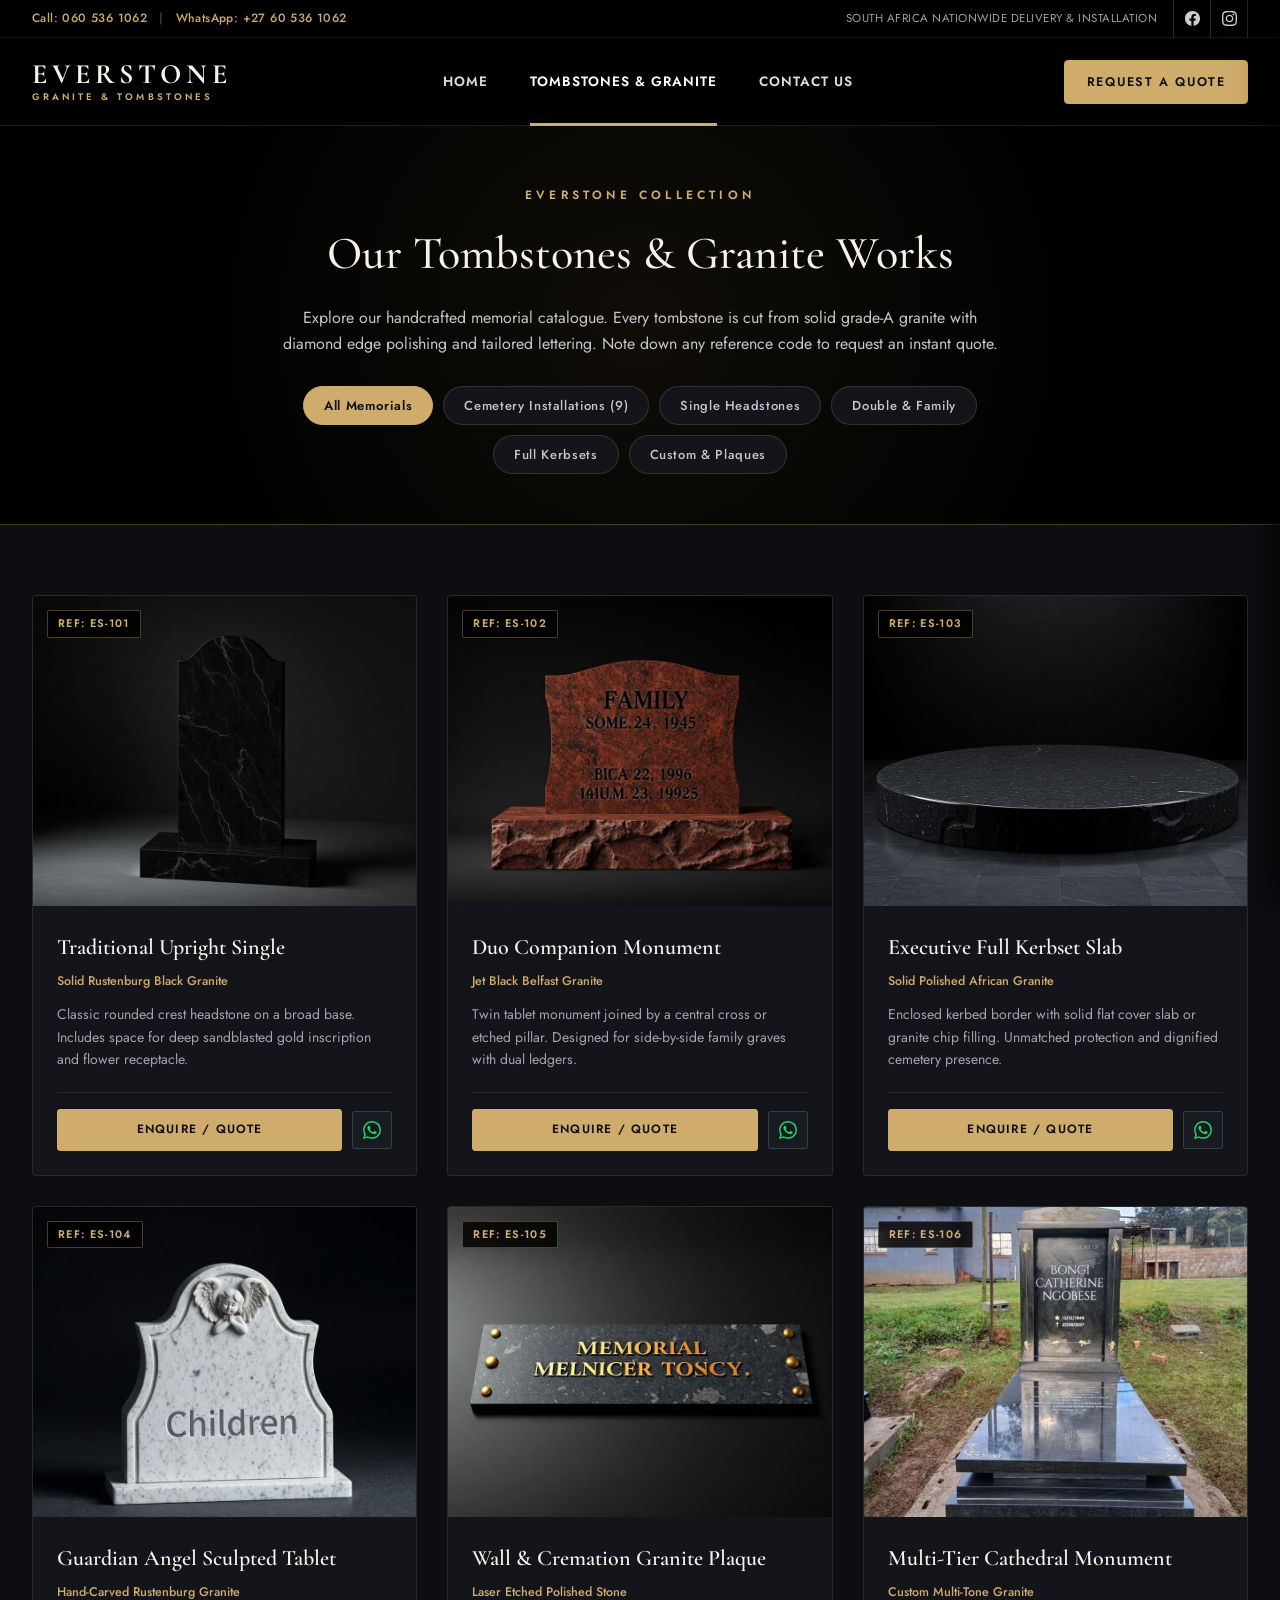
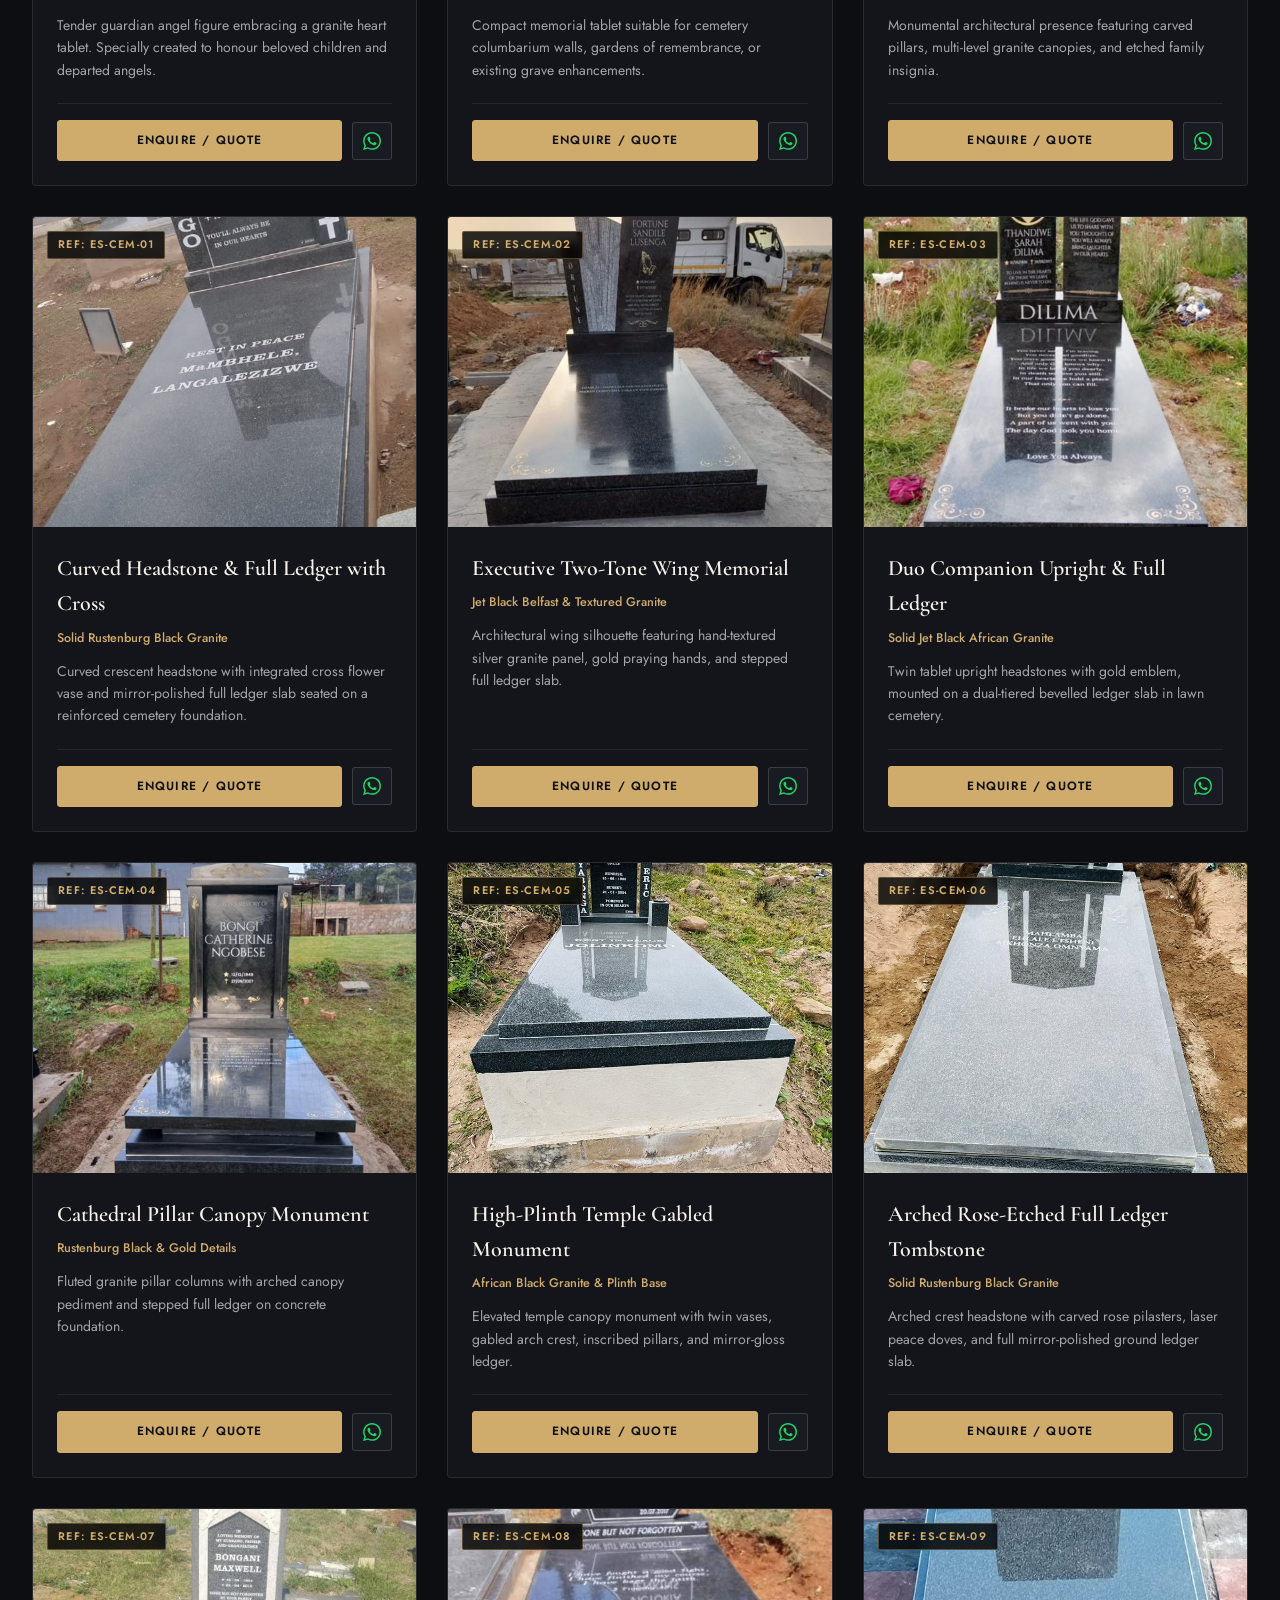
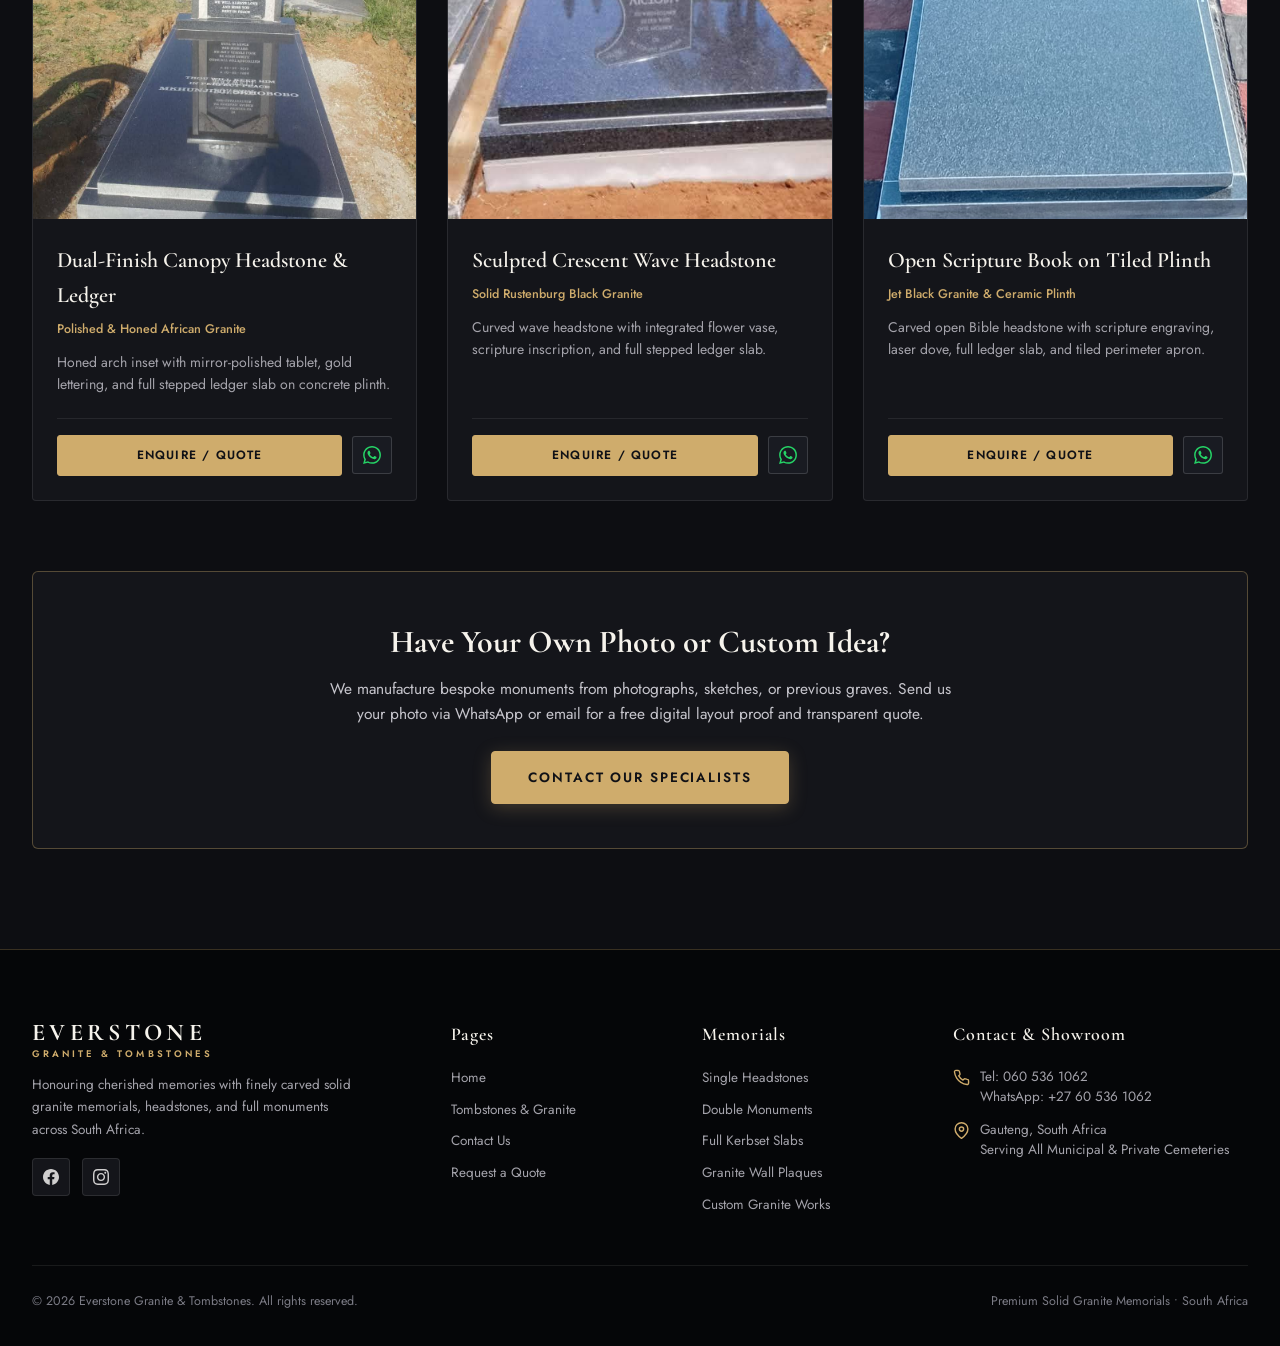
<file: catalogue.html>
<!DOCTYPE html>
<html lang="en">
<head>
  <meta charset="UTF-8">
  <meta name="viewport" content="width=device-width, initial-scale=1.0">
  <title>Tombstones &amp; Granite Catalogue | Everstone Memorials South Africa</title>
  <meta name="description" content="Browse Everstone's catalogue of solid granite headstones, double monuments, full kerbsets, and plaques crafted in South Africa.">
  <link rel="icon" href="assets/favicon.ico" type="image/x-icon">

  <!-- Google Fonts: Cormorant Garamond & Jost -->
  <link rel="preconnect" href="https://fonts.googleapis.com">
  <link rel="preconnect" href="https://fonts.gstatic.com" crossorigin>
  <link href="https://fonts.googleapis.com/css2?family=Cormorant+Garamond:ital,wght@0,400;0,500;0,600;0,700;1,400;1,600&family=Jost:wght@300;400;500;600;700&display=swap" rel="stylesheet">

  <style>
    /* CSS Reset & Base */
    *, *::before, *::after {
      box-sizing: border-box;
      margin: 0;
      padding: 0;
    }

    :root {
      --gold: #cfac6c;
      --gold-light: #e0be7e;
      --gold-dark: #a5813f;
      --bg-dark: #000000;
      --bg-stage: #0d0e12;
      --bg-card: #14151a;
      --text-white: #f6f3ec;
      --text-muted: #c6c5cc;
      --text-dim: #8b8b95;
      --border-dark: rgba(255, 255, 255, 0.12);
      --border-gold: rgba(207, 172, 108, 0.35);
    }

    body {
      font-family: 'Jost', sans-serif;
      background-color: var(--bg-stage);
      color: var(--text-white);
      line-height: 1.6;
      -webkit-font-smoothing: antialiased;
      -moz-osx-font-smoothing: grayscale;
      overflow-x: hidden;
    }

    a {
      color: inherit;
      text-decoration: none;
      transition: color 0.2s ease, background-color 0.2s ease, border-color 0.2s ease, transform 0.2s ease;
    }

    img {
      max-width: 100%;
      height: auto;
      display: block;
    }

    .container {
      width: 100%;
      max-width: 1440px;
      margin: 0 auto;
      padding: 0 32px;
    }

    /* -------------------------------------------------------------
       TOP ANNOUNCEMENT & CONTACT BAR
    ------------------------------------------------------------- */
    .top-bar {
      background-color: #000000;
      border-bottom: 1px solid rgba(255, 255, 255, 0.08);
      font-size: 12px;
      height: 38px;
      display: flex;
      align-items: center;
      position: relative;
      z-index: 100;
    }

    .top-bar-container {
      display: flex;
      justify-content: space-between;
      align-items: center;
      width: 100%;
      max-width: 1440px;
      margin: 0 auto;
      padding: 0 32px;
    }

    .top-phone-info {
      color: #cfac6c;
      font-weight: 500;
      letter-spacing: 0.4px;
      display: flex;
      align-items: center;
      gap: 12px;
    }

    .top-phone-info a {
      color: #cfac6c;
    }

    .top-phone-info a:hover {
      color: #ffffff;
      text-decoration: underline;
    }

    .top-phone-info .sep {
      color: rgba(207, 172, 108, 0.4);
    }

    .top-actions {
      display: flex;
      align-items: center;
      gap: 16px;
    }

    .top-region-tag {
      color: #a0a0a8;
      font-size: 11.5px;
      letter-spacing: 0.5px;
      text-transform: uppercase;
    }

    .top-social-list {
      display: flex;
      align-items: center;
      list-style: none;
      border-left: 1px solid rgba(255, 255, 255, 0.15);
    }

    .top-social-list li {
      border-right: 1px solid rgba(255, 255, 255, 0.15);
    }

    .top-social-list a {
      display: flex;
      align-items: center;
      justify-content: center;
      width: 36px;
      height: 38px;
      color: #cfcece;
      transition: color 0.2s, background-color 0.2s;
    }

    .top-social-list a:hover {
      color: #cfac6c;
      background-color: rgba(255, 255, 255, 0.05);
    }

    .top-social-list svg {
      width: 15px;
      height: 15px;
      fill: currentColor;
    }

    /* -------------------------------------------------------------
       MAIN NAVIGATION HEADER
    ------------------------------------------------------------- */
    .site-header {
      background-color: #000000;
      border-bottom: 1px solid var(--border-dark);
      position: sticky;
      top: 0;
      z-index: 99;
      height: 88px;
    }

    .header-container {
      display: flex;
      align-items: center;
      justify-content: space-between;
      height: 100%;
      max-width: 1440px;
      margin: 0 auto;
      padding: 0 32px;
    }

    .brand-logo {
      display: flex;
      align-items: center;
      text-decoration: none;
    }

    .brand-text-logo {
      display: flex;
      flex-direction: column;
      justify-content: center;
      line-height: 1.05;
    }

    .brand-text-logo .logo-name {
      font-family: 'Cormorant Garamond', Georgia, serif;
      font-size: 28px;
      font-weight: 700;
      letter-spacing: 0.18em;
      color: #f6f3ec;
    }

    .brand-text-logo .logo-sub {
      font-family: 'Jost', sans-serif;
      font-size: 9.5px;
      font-weight: 600;
      letter-spacing: 0.32em;
      color: #cfac6c;
      margin-top: 4px;
      text-transform: uppercase;
    }

    .main-nav {
      display: flex;
      align-items: center;
      height: 100%;
    }

    .nav-list {
      display: flex;
      align-items: center;
      list-style: none;
      height: 100%;
      gap: 10px;
    }

    .nav-item {
      position: relative;
      height: 100%;
      display: flex;
      align-items: center;
    }

    .nav-link {
      display: flex;
      align-items: center;
      height: 100%;
      padding: 0 16px;
      font-size: 13.5px;
      font-weight: 600;
      letter-spacing: 1px;
      text-transform: uppercase;
      color: #dddddd;
      position: relative;
      white-space: nowrap;
    }

    .nav-link:hover {
      color: #ffffff;
    }

    .nav-item.active .nav-link {
      color: #ffffff;
    }

    .nav-item.active::after {
      content: '';
      position: absolute;
      bottom: -1px;
      left: 16px;
      right: 16px;
      height: 3px;
      background-color: #cfac6c;
      z-index: 10;
    }

    .header-actions {
      display: flex;
      align-items: center;
      gap: 16px;
    }

    .header-cta-btn {
      display: inline-flex;
      align-items: center;
      justify-content: center;
      padding: 11px 22px;
      font-size: 12.5px;
      font-weight: 600;
      letter-spacing: 0.12em;
      text-transform: uppercase;
      background-color: #cfac6c;
      color: #101116;
      border-radius: 4px;
      border: 1px solid #cfac6c;
      transition: all 0.25s ease;
    }

    .header-cta-btn:hover {
      background-color: #e0be7e;
      border-color: #e0be7e;
      transform: translateY(-1px);
    }

    .mobile-menu-btn {
      display: none;
      background: none;
      border: none;
      color: #dddddd;
      cursor: pointer;
      padding: 8px;
    }

    .mobile-menu-btn svg {
      width: 26px;
      height: 26px;
      stroke: currentColor;
    }

    /* -------------------------------------------------------------
       CATALOGUE HERO BANNER
    ------------------------------------------------------------- */
    .page-banner {
      background-color: #000000;
      border-bottom: 1px solid var(--border-gold);
      padding: 60px 0 50px;
      text-align: center;
      position: relative;
    }

    .page-banner::before {
      content: '';
      position: absolute;
      inset: 0;
      background: radial-gradient(circle at center, rgba(207, 172, 108, 0.08) 0%, rgba(0, 0, 0, 0.9) 70%);
      pointer-events: none;
    }

    .banner-inner {
      position: relative;
      z-index: 2;
      max-width: 800px;
      margin: 0 auto;
    }

    .banner-eyebrow {
      font-size: 12px;
      letter-spacing: 0.35em;
      text-transform: uppercase;
      color: #cfac6c;
      margin-bottom: 12px;
      font-weight: 600;
    }

    .banner-title {
      font-family: 'Cormorant Garamond', Georgia, serif;
      font-size: clamp(32px, 3.6vw, 50px);
      font-weight: 500;
      color: #f6f3ec;
      margin-bottom: 14px;
    }

    .banner-desc {
      color: #c6c5cc;
      font-size: 16px;
      line-height: 1.6;
    }

    /* Filter Tabs */
    .filter-bar {
      display: flex;
      justify-content: center;
      flex-wrap: wrap;
      gap: 10px;
      margin-top: 30px;
    }

    .filter-btn {
      background: #14151a;
      border: 1px solid rgba(255, 255, 255, 0.12);
      color: #c6c5cc;
      padding: 9px 20px;
      font-size: 13px;
      font-weight: 500;
      letter-spacing: 0.05em;
      border-radius: 30px;
      cursor: pointer;
      transition: all 0.25s ease;
      font-family: 'Jost', sans-serif;
    }

    .filter-btn:hover, .filter-btn.active {
      background-color: #cfac6c;
      color: #101116;
      border-color: #cfac6c;
      font-weight: 600;
    }

    /* -------------------------------------------------------------
       CATALOGUE GRID & CARDS
    ------------------------------------------------------------- */
    .catalogue-sec {
      padding: 70px 0 100px;
      background-color: #0d0e12;
    }

    .cat-grid {
      display: grid;
      grid-template-columns: repeat(3, 1fr);
      gap: 30px;
    }

    .cat-card {
      background-color: var(--bg-card);
      border: 1px solid rgba(255, 255, 255, 0.09);
      border-radius: 4px;
      overflow: hidden;
      display: flex;
      flex-direction: column;
      transition: transform 0.3s ease, border-color 0.3s ease, box-shadow 0.3s ease;
    }

    .cat-card:hover {
      transform: translateY(-6px);
      border-color: var(--border-gold);
      box-shadow: 0 16px 36px rgba(0, 0, 0, 0.6);
    }

    .cat-img-box {
      width: 100%;
      height: 310px;
      position: relative;
      background-color: #050608;
      overflow: hidden;
    }

    .cat-img-box img {
      width: 100%;
      height: 100%;
      object-fit: cover;
      transition: transform 0.6s ease;
    }

    .cat-card:hover .cat-img-box img {
      transform: scale(1.05);
    }

    .cat-code-badge {
      position: absolute;
      top: 14px;
      left: 14px;
      background-color: rgba(0, 0, 0, 0.82);
      border: 1px solid var(--border-gold);
      color: #cfac6c;
      font-size: 11px;
      font-weight: 600;
      letter-spacing: 0.12em;
      text-transform: uppercase;
      padding: 4px 10px;
      border-radius: 2px;
      backdrop-filter: blur(4px);
    }

    .cat-body {
      padding: 24px;
      display: flex;
      flex-direction: column;
      flex-grow: 1;
    }

    .cat-body h3 {
      font-family: 'Cormorant Garamond', Georgia, serif;
      font-size: 22px;
      font-weight: 600;
      color: #f6f3ec;
      margin-bottom: 6px;
    }

    .cat-granite-type {
      font-size: 12.5px;
      color: #cfac6c;
      font-weight: 500;
      margin-bottom: 12px;
      display: block;
    }

    .cat-desc {
      color: #a4a3ab;
      font-size: 14px;
      line-height: 1.6;
      margin-bottom: 22px;
      flex-grow: 1;
    }

    .cat-footer {
      display: flex;
      align-items: center;
      justify-content: space-between;
      border-top: 1px solid rgba(255, 255, 255, 0.08);
      padding-top: 16px;
      gap: 10px;
    }

    .btn-card-quote {
      flex: 1;
      text-align: center;
      padding: 10px 14px;
      font-size: 12px;
      font-weight: 600;
      letter-spacing: 0.1em;
      text-transform: uppercase;
      background: #cfac6c;
      color: #101116;
      border-radius: 3px;
      border: 1px solid #cfac6c;
      transition: all 0.2s;
    }

    .btn-card-quote:hover {
      background: #e0be7e;
      border-color: #e0be7e;
    }

    .btn-card-wa {
      display: inline-flex;
      align-items: center;
      justify-content: center;
      width: 40px;
      height: 38px;
      background: #191b22;
      border: 1px solid rgba(255, 255, 255, 0.15);
      border-radius: 3px;
      color: #25d366;
      transition: all 0.2s;
    }

    .btn-card-wa:hover {
      border-color: #25d366;
      background: rgba(37, 211, 102, 0.1);
    }

    .btn-card-wa svg {
      width: 18px;
      height: 18px;
      fill: currentColor;
    }

    /* Bottom Quote Banner */
    .quote-banner {
      margin-top: 70px;
      background: #14151a;
      border: 1px solid var(--border-gold);
      border-radius: 6px;
      padding: 44px 36px;
      text-align: center;
    }

    .quote-banner h3 {
      font-family: 'Cormorant Garamond', Georgia, serif;
      font-size: 32px;
      color: #f6f3ec;
      margin-bottom: 10px;
    }

    .quote-banner p {
      color: #c6c5cc;
      max-width: 650px;
      margin: 0 auto 24px;
      font-size: 15.5px;
    }

    .btn-gold {
      display: inline-flex;
      align-items: center;
      justify-content: center;
      font-family: 'Jost', sans-serif;
      font-size: 13.5px;
      font-weight: 600;
      letter-spacing: 0.14em;
      text-transform: uppercase;
      background-color: #cfac6c;
      color: #101116;
      padding: 15px 36px;
      border-radius: 4px;
      border: 1px solid #cfac6c;
      box-shadow: 0 4px 18px rgba(207, 172, 108, 0.25);
      transition: all 0.3s ease;
    }

    .btn-gold:hover {
      background-color: #e0be7e;
      border-color: #e0be7e;
      transform: translateY(-2px);
    }

    /* -------------------------------------------------------------
       LUXURY FOOTER
    ------------------------------------------------------------- */
    .site-footer {
      background-color: #050608;
      border-top: 1px solid rgba(207, 172, 108, 0.25);
      padding: 70px 0 35px;
      color: #a4a3ab;
      font-size: 13.5px;
    }

    .footer-grid {
      display: grid;
      grid-template-columns: 1.8fr 1fr 1fr 1.4fr;
      gap: 40px;
      margin-bottom: 50px;
    }

    .footer-col h4 {
      font-family: 'Cormorant Garamond', Georgia, serif;
      font-size: 18px;
      font-weight: 600;
      color: #f6f3ec;
      letter-spacing: 0.05em;
      margin-bottom: 18px;
    }

    .footer-col ul {
      list-style: none;
      display: flex;
      flex-direction: column;
      gap: 10px;
    }

    .footer-col ul a:hover {
      color: #cfac6c;
      padding-left: 3px;
    }

    .footer-about p {
      line-height: 1.7;
      margin-top: 14px;
      max-width: 320px;
    }

    .footer-contact-item {
      display: flex;
      gap: 10px;
      align-items: flex-start;
      margin-bottom: 12px;
      line-height: 1.5;
    }

    .footer-contact-item svg {
      width: 17px;
      height: 17px;
      color: #cfac6c;
      flex-shrink: 0;
      margin-top: 2px;
    }

    .footer-socials {
      display: flex;
      gap: 12px;
      margin-top: 16px;
    }

    .footer-social-btn {
      width: 38px;
      height: 38px;
      border-radius: 4px;
      background: #14151a;
      border: 1px solid rgba(255, 255, 255, 0.1);
      display: flex;
      align-items: center;
      justify-content: center;
      color: #cfcece;
      transition: all 0.2s;
    }

    .footer-social-btn:hover {
      color: #cfac6c;
      border-color: var(--border-gold);
      transform: translateY(-2px);
    }

    .footer-social-btn svg {
      width: 16px;
      height: 16px;
      fill: currentColor;
    }

    .footer-bottom {
      border-top: 1px solid rgba(255, 255, 255, 0.08);
      padding-top: 25px;
      display: flex;
      justify-content: space-between;
      align-items: center;
      flex-wrap: wrap;
      gap: 14px;
      font-size: 12.5px;
      color: #7b7b85;
    }

    /* Mobile Drawer */
    .mobile-drawer {
      position: fixed;
      top: 0;
      right: -320px;
      width: 320px;
      height: 100vh;
      background: #101116;
      border-left: 1px solid var(--border-gold);
      z-index: 10000;
      padding: 28px 24px;
      display: flex;
      flex-direction: column;
      transition: right 0.35s ease;
      box-shadow: -10px 0 30px rgba(0, 0, 0, 0.7);
    }

    .mobile-drawer.open {
      right: 0;
    }

    .drawer-header {
      display: flex;
      justify-content: space-between;
      align-items: center;
      border-bottom: 1px solid rgba(255, 255, 255, 0.1);
      padding-bottom: 18px;
      margin-bottom: 24px;
    }

    .drawer-close {
      background: none;
      border: none;
      color: #cfac6c;
      font-size: 30px;
      cursor: pointer;
    }

    .drawer-nav {
      list-style: none;
      display: flex;
      flex-direction: column;
      gap: 16px;
    }

    .drawer-nav a {
      font-size: 16px;
      font-weight: 500;
      color: #e5e5e5;
      text-transform: uppercase;
      letter-spacing: 1.2px;
    }

    .drawer-nav a:hover {
      color: #cfac6c;
    }

    .drawer-backdrop {
      position: fixed;
      inset: 0;
      background: rgba(0, 0, 0, 0.65);
      z-index: 9999;
      opacity: 0;
      visibility: hidden;
      transition: all 0.3s;
    }

    .drawer-backdrop.open {
      opacity: 1;
      visibility: visible;
    }

    /* Responsive */
    @media (max-width: 1024px) {
      .cat-grid {
        grid-template-columns: repeat(2, 1fr);
      }
      .footer-grid {
        grid-template-columns: 1fr 1fr;
      }
    }

    @media (max-width: 860px) {
      .main-nav, .header-cta-btn {
        display: none;
      }
      .mobile-menu-btn {
        display: block;
      }
    }

    @media (max-width: 640px) {
      .cat-grid {
        grid-template-columns: 1fr;
      }
      .footer-grid {
        grid-template-columns: 1fr;
      }
      .top-phone-info {
        font-size: 11px;
      }
      .top-region-tag {
        display: none;
      }
      .container {
        padding: 0 20px;
      }
    }
  </style>
</head>
<body>

  <!-- Top Announcement & Phone Bar -->
  <aside class="top-bar">
    <div class="top-bar-container">
      <div class="top-phone-info">
        <span>Call: <a href="tel:+27605361062">060 536 1062</a></span>
        <span class="sep">|</span>
        <span>WhatsApp: <a href="https://wa.me/27605361062" target="_blank" rel="noopener">+27 60 536 1062</a></span>
      </div>

      <div class="top-actions">
        <span class="top-region-tag">South Africa Nationwide Delivery &amp; Installation</span>

        <ul class="top-social-list">
          <li>
            <a href="https://www.facebook.com" target="_blank" rel="noopener" aria-label="Facebook">
              <svg viewBox="0 0 24 24"><path d="M24 12.073c0-6.627-5.373-12-12-12s-12 5.373-12 12c0 5.99 4.388 10.954 10.125 11.854v-8.385H7.078v-3.47h3.047V9.43c0-3.007 1.792-4.669 4.533-4.669 1.312 0 2.686.235 2.686.235v2.953H15.83c-1.491 0-1.956.925-1.956 1.874v2.25h3.328l-.532 3.47h-2.796v8.385C19.612 23.027 24 18.062 24 12.073z"/></svg>
            </a>
          </li>
          <li>
            <a href="https://www.instagram.com" target="_blank" rel="noopener" aria-label="Instagram">
              <svg viewBox="0 0 24 24"><path d="M12 2.163c3.204 0 3.584.012 4.85.07 3.252.148 4.771 1.691 4.919 4.919.058 1.265.069 1.645.069 4.849 0 3.205-.012 3.584-.069 4.849-.149 3.225-1.664 4.771-4.919 4.919-1.266.058-1.644.07-4.85.07-3.204 0-3.584-.012-4.849-.07-3.26-.149-4.771-1.699-4.919-4.92-.058-1.265-.07-1.644-.07-4.849 0-3.204.013-3.583.07-4.849.149-3.227 1.664-4.771 4.919-4.919 1.266-.057 1.645-.069 4.849-.069zm0-2.163c-3.259 0-3.667.014-4.947.072-4.358.2-6.78 2.618-6.98 6.98-.059 1.281-.073 1.689-.073 4.948 0 3.259.014 3.668.072 4.948.2 4.358 2.618 6.78 6.98 6.98 1.281.058 1.689.072 4.948.072 3.259 0 3.668-.014 4.948-.072 4.354-.2 6.782-2.618 6.979-6.98.059-1.28.073-1.689.073-4.948 0-3.259-.014-3.667-.072-4.947-.196-4.354-2.617-6.78-6.979-6.98-1.281-.059-1.69-.073-4.949-.073zm0 5.838c-3.403 0-6.162 2.759-6.162 6.162s2.759 6.163 6.162 6.163 6.162-2.759 6.162-6.163c0-3.403-2.759-6.162-6.162-6.162zm0 10.162c-2.209 0-4-1.79-4-4 0-2.209 1.791-4 4-4s4 1.791 4 4c0 2.21-1.791 4-4 4zm6.406-11.845c-.796 0-1.441.645-1.441 1.44s.645 1.44 1.441 1.44c.795 0 1.439-.645 1.439-1.44s-.644-1.44-1.439-1.44z"/></svg>
            </a>
          </li>
        </ul>
      </div>
    </div>
  </aside>

  <!-- Sticky Main Navigation Header -->
  <header class="site-header" id="header">
    <div class="header-container">
      <a href="index.html" class="brand-logo" aria-label="Everstone Granite and Tombstones">
        <div class="brand-text-logo">
          <span class="logo-name">EVERSTONE</span>
          <span class="logo-sub">GRANITE &amp; TOMBSTONES</span>
        </div>
      </a>

      <!-- 3-Page Navigation Menu -->
      <nav class="main-nav" aria-label="Primary Navigation">
        <ul class="nav-list">
          <li class="nav-item">
            <a href="index.html" class="nav-link">HOME</a>
          </li>
          <li class="nav-item active">
            <a href="catalogue.html" class="nav-link">TOMBSTONES &amp; GRANITE</a>
          </li>
          <li class="nav-item">
            <a href="contact.html" class="nav-link">CONTACT US</a>
          </li>
        </ul>
      </nav>

      <div class="header-actions">
        <a href="contact.html" class="header-cta-btn">REQUEST A QUOTE</a>
        <button class="mobile-menu-btn" id="openDrawerBtn" aria-label="Open mobile menu">
          <svg viewBox="0 0 24 24" fill="none" stroke-width="2.2" stroke-linecap="round" stroke-linejoin="round">
            <line x1="3" y1="12" x2="21" y2="12"></line>
            <line x1="3" y1="6" x2="21" y2="6"></line>
            <line x1="3" y1="18" x2="21" y2="18"></line>
          </svg>
        </button>
      </div>
    </div>
  </header>

  <!-- Mobile Drawer -->
  <div class="drawer-backdrop" id="drawerBackdrop"></div>
  <aside class="mobile-drawer" id="mobileDrawer">
    <div class="drawer-header">
      <div class="brand-text-logo">
        <span class="logo-name" style="font-size: 22px;">EVERSTONE</span>
        <span class="logo-sub">GRANITE &amp; TOMBSTONES</span>
      </div>
      <button class="drawer-close" id="closeDrawerBtn" aria-label="Close menu">&times;</button>
    </div>
    <ul class="drawer-nav">
      <li><a href="index.html">HOME</a></li>
      <li><a href="catalogue.html" style="color: #cfac6c;">TOMBSTONES &amp; GRANITE</a></li>
      <li><a href="contact.html">CONTACT US</a></li>
    </ul>
    <div style="margin-top: auto; padding-top: 24px; border-top: 1px solid rgba(255,255,255,0.1);">
      <p style="color: #cfac6c; font-size: 13px; margin-bottom: 8px;">Call: 060 536 1062</p>
      <p style="color: #c6c5cc; font-size: 13px; margin-bottom: 16px;">WhatsApp: +27 60 536 1062</p>
      <a href="contact.html" class="btn-gold" style="width: 100%; text-align: center; font-size: 12px; padding: 12px 16px;">Request a Quote</a>
    </div>
  </aside>

  <!-- Main Content Area -->
  <main>
    <!-- Page Banner -->
    <section class="page-banner">
      <div class="container banner-inner">
        <p class="banner-eyebrow">EVERSTONE COLLECTION</p>
        <h1 class="banner-title">Our Tombstones &amp; Granite Works</h1>
        <p class="banner-desc">
          Explore our handcrafted memorial catalogue. Every tombstone is cut from solid grade-A granite with diamond edge polishing and tailored lettering. Note down any reference code to request an instant quote.
        </p>

        <!-- Category Filter Buttons -->
        <div class="filter-bar">
          <button class="filter-btn active" data-filter="all">All Memorials</button>
          <button class="filter-btn" data-filter="installed">Cemetery Installations (9)</button>
          <button class="filter-btn" data-filter="single">Single Headstones</button>
          <button class="filter-btn" data-filter="double">Double &amp; Family</button>
          <button class="filter-btn" data-filter="kerb">Full Kerbsets</button>
          <button class="filter-btn" data-filter="custom">Custom &amp; Plaques</button>
        </div>
      </div>
    </section>

    <!-- Catalogue Grid -->
    <section class="catalogue-sec">
      <div class="container">
        <div class="cat-grid" id="catalogueGrid">

          <!-- Item 1: Classic Single -->
          <article class="cat-card" data-category="single">
            <div class="cat-img-box">
              <span class="cat-code-badge">REF: ES-101</span>
              <img src="assets/mon-single.jpg" alt="Everstone Single Headstone ES-101" loading="lazy">
            </div>
            <div class="cat-body">
              <h3>Traditional Upright Single</h3>
              <span class="cat-granite-type">Solid Rustenburg Black Granite</span>
              <p class="cat-desc">Classic rounded crest headstone on a broad base. Includes space for deep sandblasted gold inscription and flower receptacle.</p>
              <div class="cat-footer">
                <a href="contact.html?ref=ES-101" class="btn-card-quote">Enquire / Quote</a>
                <a href="https://wa.me/27605361062?text=Hello%20Everstone,%20I%20am%20enquiring%20about%20REF:%20ES-101" target="_blank" rel="noopener" class="btn-card-wa" aria-label="WhatsApp enquiry for ES-101">
                  <svg viewBox="0 0 24 24"><path d="M.057 24l1.687-6.163c-1.041-1.804-1.588-3.849-1.587-5.946.003-6.556 5.338-11.891 11.893-11.891 3.181.001 6.167 1.24 8.413 3.488 2.245 2.248 3.481 5.236 3.48 8.414-.003 6.557-5.338 11.892-11.893 11.892-1.99-.001-3.951-.5-5.688-1.448l-6.305 1.654zm6.597-3.807c1.676.995 3.276 1.591 5.392 1.592 5.448 0 9.886-4.434 9.889-9.885.002-5.462-4.415-9.89-9.881-9.892-5.452 0-9.887 4.434-9.889 9.884-.001 2.225.651 3.891 1.746 5.634l-.999 3.648 3.742-.981zm11.387-5.464c-.074-.124-.272-.198-.57-.347-.297-.149-1.758-.868-2.031-.967-.272-.099-.47-.149-.669.149-.198.297-.768.967-.941 1.165-.173.198-.347.223-.644.074-.297-.149-1.255-.462-2.39-1.475-.883-.788-1.48-1.761-1.653-2.059-.173-.297-.018-.458.13-.606.134-.133.297-.347.446-.521.151-.172.2-.296.3-.495.099-.198.05-.372-.025-.521-.075-.148-.669-1.611-.916-2.206-.242-.579-.487-.501-.669-.51l-.57-.01c-.198 0-.52.074-.792.372s-1.04 1.016-1.04 2.479 1.065 2.876 1.213 3.074c.149.198 2.095 3.2 5.076 4.487.709.306 1.263.489 1.694.626.712.226 1.36.194 1.872.118.571-.085 1.758-.719 2.006-1.413.248-.695.248-1.29.173-1.414z"/></svg>
                </a>
              </div>
            </div>
          </article>

          <!-- Item 2: Double Monument -->
          <article class="cat-card" data-category="double">
            <div class="cat-img-box">
              <span class="cat-code-badge">REF: ES-102</span>
              <img src="assets/mon-double.jpg" alt="Everstone Double Monument ES-102" loading="lazy">
            </div>
            <div class="cat-body">
              <h3>Duo Companion Monument</h3>
              <span class="cat-granite-type">Jet Black Belfast Granite</span>
              <p class="cat-desc">Twin tablet monument joined by a central cross or etched pillar. Designed for side-by-side family graves with dual ledgers.</p>
              <div class="cat-footer">
                <a href="contact.html?ref=ES-102" class="btn-card-quote">Enquire / Quote</a>
                <a href="https://wa.me/27605361062?text=Hello%20Everstone,%20I%20am%20enquiring%20about%20REF:%20ES-102" target="_blank" rel="noopener" class="btn-card-wa" aria-label="WhatsApp enquiry for ES-102">
                  <svg viewBox="0 0 24 24"><path d="M.057 24l1.687-6.163c-1.041-1.804-1.588-3.849-1.587-5.946.003-6.556 5.338-11.891 11.893-11.891 3.181.001 6.167 1.24 8.413 3.488 2.245 2.248 3.481 5.236 3.48 8.414-.003 6.557-5.338 11.892-11.893 11.892-1.99-.001-3.951-.5-5.688-1.448l-6.305 1.654zm6.597-3.807c1.676.995 3.276 1.591 5.392 1.592 5.448 0 9.886-4.434 9.889-9.885.002-5.462-4.415-9.89-9.881-9.892-5.452 0-9.887 4.434-9.889 9.884-.001 2.225.651 3.891 1.746 5.634l-.999 3.648 3.742-.981zm11.387-5.464c-.074-.124-.272-.198-.57-.347-.297-.149-1.758-.868-2.031-.967-.272-.099-.47-.149-.669.149-.198.297-.768.967-.941 1.165-.173.198-.347.223-.644.074-.297-.149-1.255-.462-2.39-1.475-.883-.788-1.48-1.761-1.653-2.059-.173-.297-.018-.458.13-.606.134-.133.297-.347.446-.521.151-.172.2-.296.3-.495.099-.198.05-.372-.025-.521-.075-.148-.669-1.611-.916-2.206-.242-.579-.487-.501-.669-.51l-.57-.01c-.198 0-.52.074-.792.372s-1.04 1.016-1.04 2.479 1.065 2.876 1.213 3.074c.149.198 2.095 3.2 5.076 4.487.709.306 1.263.489 1.694.626.712.226 1.36.194 1.872.118.571-.085 1.758-.719 2.006-1.413.248-.695.248-1.29.173-1.414z"/></svg>
                </a>
              </div>
            </div>
          </article>

          <!-- Item 3: Full Kerbset -->
          <article class="cat-card" data-category="kerb">
            <div class="cat-img-box">
              <span class="cat-code-badge">REF: ES-103</span>
              <img src="assets/mon-curb.jpg" alt="Everstone Full Kerbset ES-103" loading="lazy">
            </div>
            <div class="cat-body">
              <h3>Executive Full Kerbset Slab</h3>
              <span class="cat-granite-type">Solid Polished African Granite</span>
              <p class="cat-desc">Enclosed kerbed border with solid flat cover slab or granite chip filling. Unmatched protection and dignified cemetery presence.</p>
              <div class="cat-footer">
                <a href="contact.html?ref=ES-103" class="btn-card-quote">Enquire / Quote</a>
                <a href="https://wa.me/27605361062?text=Hello%20Everstone,%20I%20am%20enquiring%20about%20REF:%20ES-103" target="_blank" rel="noopener" class="btn-card-wa" aria-label="WhatsApp enquiry for ES-103">
                  <svg viewBox="0 0 24 24"><path d="M.057 24l1.687-6.163c-1.041-1.804-1.588-3.849-1.587-5.946.003-6.556 5.338-11.891 11.893-11.891 3.181.001 6.167 1.24 8.413 3.488 2.245 2.248 3.481 5.236 3.48 8.414-.003 6.557-5.338 11.892-11.893 11.892-1.99-.001-3.951-.5-5.688-1.448l-6.305 1.654zm6.597-3.807c1.676.995 3.276 1.591 5.392 1.592 5.448 0 9.886-4.434 9.889-9.885.002-5.462-4.415-9.89-9.881-9.892-5.452 0-9.887 4.434-9.889 9.884-.001 2.225.651 3.891 1.746 5.634l-.999 3.648 3.742-.981zm11.387-5.464c-.074-.124-.272-.198-.57-.347-.297-.149-1.758-.868-2.031-.967-.272-.099-.47-.149-.669.149-.198.297-.768.967-.941 1.165-.173.198-.347.223-.644.074-.297-.149-1.255-.462-2.39-1.475-.883-.788-1.48-1.761-1.653-2.059-.173-.297-.018-.458.13-.606.134-.133.297-.347.446-.521.151-.172.2-.296.3-.495.099-.198.05-.372-.025-.521-.075-.148-.669-1.611-.916-2.206-.242-.579-.487-.501-.669-.51l-.57-.01c-.198 0-.52.074-.792.372s-1.04 1.016-1.04 2.479 1.065 2.876 1.213 3.074c.149.198 2.095 3.2 5.076 4.487.709.306 1.263.489 1.694.626.712.226 1.36.194 1.872.118.571-.085 1.758-.719 2.006-1.413.248-.695.248-1.29.173-1.414z"/></svg>
                </a>
              </div>
            </div>
          </article>

          <!-- Item 4: Angel Sculpted -->
          <article class="cat-card" data-category="single">
            <div class="cat-img-box">
              <span class="cat-code-badge">REF: ES-104</span>
              <img src="assets/mon-child.jpg" alt="Everstone Angel Headstone ES-104" loading="lazy">
            </div>
            <div class="cat-body">
              <h3>Guardian Angel Sculpted Tablet</h3>
              <span class="cat-granite-type">Hand-Carved Rustenburg Granite</span>
              <p class="cat-desc">Tender guardian angel figure embracing a granite heart tablet. Specially created to honour beloved children and departed angels.</p>
              <div class="cat-footer">
                <a href="contact.html?ref=ES-104" class="btn-card-quote">Enquire / Quote</a>
                <a href="https://wa.me/27605361062?text=Hello%20Everstone,%20I%20am%20enquiring%20about%20REF:%20ES-104" target="_blank" rel="noopener" class="btn-card-wa" aria-label="WhatsApp enquiry for ES-104">
                  <svg viewBox="0 0 24 24"><path d="M.057 24l1.687-6.163c-1.041-1.804-1.588-3.849-1.587-5.946.003-6.556 5.338-11.891 11.893-11.891 3.181.001 6.167 1.24 8.413 3.488 2.245 2.248 3.481 5.236 3.48 8.414-.003 6.557-5.338 11.892-11.893 11.892-1.99-.001-3.951-.5-5.688-1.448l-6.305 1.654zm6.597-3.807c1.676.995 3.276 1.591 5.392 1.592 5.448 0 9.886-4.434 9.889-9.885.002-5.462-4.415-9.89-9.881-9.892-5.452 0-9.887 4.434-9.889 9.884-.001 2.225.651 3.891 1.746 5.634l-.999 3.648 3.742-.981zm11.387-5.464c-.074-.124-.272-.198-.57-.347-.297-.149-1.758-.868-2.031-.967-.272-.099-.47-.149-.669.149-.198.297-.768.967-.941 1.165-.173.198-.347.223-.644.074-.297-.149-1.255-.462-2.39-1.475-.883-.788-1.48-1.761-1.653-2.059-.173-.297-.018-.458.13-.606.134-.133.297-.347.446-.521.151-.172.2-.296.3-.495.099-.198.05-.372-.025-.521-.075-.148-.669-1.611-.916-2.206-.242-.579-.487-.501-.669-.51l-.57-.01c-.198 0-.52.074-.792.372s-1.04 1.016-1.04 2.479 1.065 2.876 1.213 3.074c.149.198 2.095 3.2 5.076 4.487.709.306 1.263.489 1.694.626.712.226 1.36.194 1.872.118.571-.085 1.758-.719 2.006-1.413.248-.695.248-1.29.173-1.414z"/></svg>
                </a>
              </div>
            </div>
          </article>

          <!-- Item 5: Memorial Plaque -->
          <article class="cat-card" data-category="custom">
            <div class="cat-img-box">
              <span class="cat-code-badge">REF: ES-105</span>
              <img src="assets/mon-plaque.jpg" alt="Everstone Memorial Plaque ES-105" loading="lazy">
            </div>
            <div class="cat-body">
              <h3>Wall &amp; Cremation Granite Plaque</h3>
              <span class="cat-granite-type">Laser Etched Polished Stone</span>
              <p class="cat-desc">Compact memorial tablet suitable for cemetery columbarium walls, gardens of remembrance, or existing grave enhancements.</p>
              <div class="cat-footer">
                <a href="contact.html?ref=ES-105" class="btn-card-quote">Enquire / Quote</a>
                <a href="https://wa.me/27605361062?text=Hello%20Everstone,%20I%20am%20enquiring%20about%20REF:%20ES-105" target="_blank" rel="noopener" class="btn-card-wa" aria-label="WhatsApp enquiry for ES-105">
                  <svg viewBox="0 0 24 24"><path d="M.057 24l1.687-6.163c-1.041-1.804-1.588-3.849-1.587-5.946.003-6.556 5.338-11.891 11.893-11.891 3.181.001 6.167 1.24 8.413 3.488 2.245 2.248 3.481 5.236 3.48 8.414-.003 6.557-5.338 11.892-11.893 11.892-1.99-.001-3.951-.5-5.688-1.448l-6.305 1.654zm6.597-3.807c1.676.995 3.276 1.591 5.392 1.592 5.448 0 9.886-4.434 9.889-9.885.002-5.462-4.415-9.89-9.881-9.892-5.452 0-9.887 4.434-9.889 9.884-.001 2.225.651 3.891 1.746 5.634l-.999 3.648 3.742-.981zm11.387-5.464c-.074-.124-.272-.198-.57-.347-.297-.149-1.758-.868-2.031-.967-.272-.099-.47-.149-.669.149-.198.297-.768.967-.941 1.165-.173.198-.347.223-.644.074-.297-.149-1.255-.462-2.39-1.475-.883-.788-1.48-1.761-1.653-2.059-.173-.297-.018-.458.13-.606.134-.133.297-.347.446-.521.151-.172.2-.296.3-.495.099-.198.05-.372-.025-.521-.075-.148-.669-1.611-.916-2.206-.242-.579-.487-.501-.669-.51l-.57-.01c-.198 0-.52.074-.792.372s-1.04 1.016-1.04 2.479 1.065 2.876 1.213 3.074c.149.198 2.095 3.2 5.076 4.487.709.306 1.263.489 1.694.626.712.226 1.36.194 1.872.118.571-.085 1.758-.719 2.006-1.413.248-.695.248-1.29.173-1.414z"/></svg>
                </a>
              </div>
            </div>
          </article>

          <!-- Item 6: Executive Multi-Pillar -->
          <article class="cat-card" data-category="custom">
            <div class="cat-img-box">
              <span class="cat-code-badge">REF: ES-106</span>
              <img src="assets/cemetery-cathedral-pillar-monument.jpeg" alt="Everstone Executive Monument ES-106" loading="lazy">
            </div>
            <div class="cat-body">
              <h3>Multi-Tier Cathedral Monument</h3>
              <span class="cat-granite-type">Custom Multi-Tone Granite</span>
              <p class="cat-desc">Monumental architectural presence featuring carved pillars, multi-level granite canopies, and etched family insignia.</p>
              <div class="cat-footer">
                <a href="contact.html?ref=ES-106" class="btn-card-quote">Enquire / Quote</a>
                <a href="https://wa.me/27605361062?text=Hello%20Everstone,%20I%20am%20enquiring%20about%20REF:%20ES-106" target="_blank" rel="noopener" class="btn-card-wa" aria-label="WhatsApp enquiry for ES-106">
                  <svg viewBox="0 0 24 24"><path d="M.057 24l1.687-6.163c-1.041-1.804-1.588-3.849-1.587-5.946.003-6.556 5.338-11.891 11.893-11.891 3.181.001 6.167 1.24 8.413 3.488 2.245 2.248 3.481 5.236 3.48 8.414-.003 6.557-5.338 11.892-11.893 11.892-1.99-.001-3.951-.5-5.688-1.448l-6.305 1.654zm6.597-3.807c1.676.995 3.276 1.591 5.392 1.592 5.448 0 9.886-4.434 9.889-9.885.002-5.462-4.415-9.89-9.881-9.892-5.452 0-9.887 4.434-9.889 9.884-.001 2.225.651 3.891 1.746 5.634l-.999 3.648 3.742-.981zm11.387-5.464c-.074-.124-.272-.198-.57-.347-.297-.149-1.758-.868-2.031-.967-.272-.099-.47-.149-.669.149-.198.297-.768.967-.941 1.165-.173.198-.347.223-.644.074-.297-.149-1.255-.462-2.39-1.475-.883-.788-1.48-1.761-1.653-2.059-.173-.297-.018-.458.13-.606.134-.133.297-.347.446-.521.151-.172.2-.296.3-.495.099-.198.05-.372-.025-.521-.075-.148-.669-1.611-.916-2.206-.242-.579-.487-.501-.669-.51l-.57-.01c-.198 0-.52.074-.792.372s-1.04 1.016-1.04 2.479 1.065 2.876 1.213 3.074c.149.198 2.095 3.2 5.076 4.487.709.306 1.263.489 1.694.626.712.226 1.36.194 1.872.118.571-.085 1.758-.719 2.006-1.413.248-.695.248-1.29.173-1.414z"/></svg>
                </a>
              </div>
            </div>
          </article>

          <!-- Item 7: Installed Curved Headstone & Full Ledger (REF: ES-CEM-01) -->
          <article class="cat-card" data-category="kerb installed">
            <div class="cat-img-box">
              <span class="cat-code-badge">REF: ES-CEM-01</span>
              <img src="assets/cemetery-curved-headstone-ledger.jpeg" alt="Cemetery Installed Curved Headstone with Full Ledger" loading="lazy">
            </div>
            <div class="cat-body">
              <h3>Curved Headstone &amp; Full Ledger with Cross</h3>
              <span class="cat-granite-type">Solid Rustenburg Black Granite</span>
              <p class="cat-desc">Curved crescent headstone with integrated cross flower vase and mirror-polished full ledger slab seated on a reinforced cemetery foundation.</p>
              <div class="cat-footer">
                <a href="contact.html?ref=ES-CEM-01" class="btn-card-quote">Enquire / Quote</a>
                <a href="https://wa.me/27605361062?text=Hello%20Everstone,%20I%20am%20enquiring%20about%20REF:%20ES-CEM-01" target="_blank" rel="noopener" class="btn-card-wa" aria-label="WhatsApp enquiry for ES-CEM-01">
                  <svg viewBox="0 0 24 24"><path d="M.057 24l1.687-6.163c-1.041-1.804-1.588-3.849-1.587-5.946.003-6.556 5.338-11.891 11.893-11.891 3.181.001 6.167 1.24 8.413 3.488 2.245 2.248 3.481 5.236 3.48 8.414-.003 6.557-5.338 11.892-11.893 11.892-1.99-.001-3.951-.5-5.688-1.448l-6.305 1.654zm6.597-3.807c1.676.995 3.276 1.591 5.392 1.592 5.448 0 9.886-4.434 9.889-9.885.002-5.462-4.415-9.89-9.881-9.892-5.452 0-9.887 4.434-9.889 9.884-.001 2.225.651 3.891 1.746 5.634l-.999 3.648 3.742-.981zm11.387-5.464c-.074-.124-.272-.198-.57-.347-.297-.149-1.758-.868-2.031-.967-.272-.099-.47-.149-.669.149-.198.297-.768.967-.941 1.165-.173.198-.347.223-.644.074-.297-.149-1.255-.462-2.39-1.475-.883-.788-1.48-1.761-1.653-2.059-.173-.297-.018-.458.13-.606.134-.133.297-.347.446-.521.151-.172.2-.296.3-.495.099-.198.05-.372-.025-.521-.075-.148-.669-1.611-.916-2.206-.242-.579-.487-.501-.669-.51l-.57-.01c-.198 0-.52.074-.792.372s-1.04 1.016-1.04 2.479 1.065 2.876 1.213 3.074c.149.198 2.095 3.2 5.076 4.487.709.306 1.263.489 1.694.626.712.226 1.36.194 1.872.118.571-.085 1.758-.719 2.006-1.413.248-.695.248-1.29.173-1.414z"/></svg>
                </a>
              </div>
            </div>
          </article>

          <!-- Item 8: Installed Executive Wing (REF: ES-CEM-02) -->
          <article class="cat-card" data-category="custom kerb installed">
            <div class="cat-img-box">
              <span class="cat-code-badge">REF: ES-CEM-02</span>
              <img src="assets/cemetery-executive-wing-monument.jpeg" alt="Cemetery Installed Executive Two-Tone Wing Monument" loading="lazy">
            </div>
            <div class="cat-body">
              <h3>Executive Two-Tone Wing Memorial</h3>
              <span class="cat-granite-type">Jet Black Belfast &amp; Textured Granite</span>
              <p class="cat-desc">Architectural wing silhouette featuring hand-textured silver granite panel, gold praying hands, and stepped full ledger slab.</p>
              <div class="cat-footer">
                <a href="contact.html?ref=ES-CEM-02" class="btn-card-quote">Enquire / Quote</a>
                <a href="https://wa.me/27605361062?text=Hello%20Everstone,%20I%20am%20enquiring%20about%20REF:%20ES-CEM-02" target="_blank" rel="noopener" class="btn-card-wa" aria-label="WhatsApp enquiry for ES-CEM-02">
                  <svg viewBox="0 0 24 24"><path d="M.057 24l1.687-6.163c-1.041-1.804-1.588-3.849-1.587-5.946.003-6.556 5.338-11.891 11.893-11.891 3.181.001 6.167 1.24 8.413 3.488 2.245 2.248 3.481 5.236 3.48 8.414-.003 6.557-5.338 11.892-11.893 11.892-1.99-.001-3.951-.5-5.688-1.448l-6.305 1.654zm6.597-3.807c1.676.995 3.276 1.591 5.392 1.592 5.448 0 9.886-4.434 9.889-9.885.002-5.462-4.415-9.89-9.881-9.892-5.452 0-9.887 4.434-9.889 9.884-.001 2.225.651 3.891 1.746 5.634l-.999 3.648 3.742-.981zm11.387-5.464c-.074-.124-.272-.198-.57-.347-.297-.149-1.758-.868-2.031-.967-.272-.099-.47-.149-.669.149-.198.297-.768.967-.941 1.165-.173.198-.347.223-.644.074-.297-.149-1.255-.462-2.39-1.475-.883-.788-1.48-1.761-1.653-2.059-.173-.297-.018-.458.13-.606.134-.133.297-.347.446-.521.151-.172.2-.296.3-.495.099-.198.05-.372-.025-.521-.075-.148-.669-1.611-.916-2.206-.242-.579-.487-.501-.669-.51l-.57-.01c-.198 0-.52.074-.792.372s-1.04 1.016-1.04 2.479 1.065 2.876 1.213 3.074c.149.198 2.095 3.2 5.076 4.487.709.306 1.263.489 1.694.626.712.226 1.36.194 1.872.118.571-.085 1.758-.719 2.006-1.413.248-.695.248-1.29.173-1.414z"/></svg>
                </a>
              </div>
            </div>
          </article>

          <!-- Item 9: Installed Companion (REF: ES-CEM-03) -->
          <article class="cat-card" data-category="double kerb installed">
            <div class="cat-img-box">
              <span class="cat-code-badge">REF: ES-CEM-03</span>
              <img src="assets/cemetery-double-companion-monument.jpeg" alt="Cemetery Installed Duo Companion Headstone and Ledger" loading="lazy">
            </div>
            <div class="cat-body">
              <h3>Duo Companion Upright &amp; Full Ledger</h3>
              <span class="cat-granite-type">Solid Jet Black African Granite</span>
              <p class="cat-desc">Twin tablet upright headstones with gold emblem, mounted on a dual-tiered bevelled ledger slab in lawn cemetery.</p>
              <div class="cat-footer">
                <a href="contact.html?ref=ES-CEM-03" class="btn-card-quote">Enquire / Quote</a>
                <a href="https://wa.me/27605361062?text=Hello%20Everstone,%20I%20am%20enquiring%20about%20REF:%20ES-CEM-03" target="_blank" rel="noopener" class="btn-card-wa" aria-label="WhatsApp enquiry for ES-CEM-03">
                  <svg viewBox="0 0 24 24"><path d="M.057 24l1.687-6.163c-1.041-1.804-1.588-3.849-1.587-5.946.003-6.556 5.338-11.891 11.893-11.891 3.181.001 6.167 1.24 8.413 3.488 2.245 2.248 3.481 5.236 3.48 8.414-.003 6.557-5.338 11.892-11.893 11.892-1.99-.001-3.951-.5-5.688-1.448l-6.305 1.654zm6.597-3.807c1.676.995 3.276 1.591 5.392 1.592 5.448 0 9.886-4.434 9.889-9.885.002-5.462-4.415-9.89-9.881-9.892-5.452 0-9.887 4.434-9.889 9.884-.001 2.225.651 3.891 1.746 5.634l-.999 3.648 3.742-.981zm11.387-5.464c-.074-.124-.272-.198-.57-.347-.297-.149-1.758-.868-2.031-.967-.272-.099-.47-.149-.669.149-.198.297-.768.967-.941 1.165-.173.198-.347.223-.644.074-.297-.149-1.255-.462-2.39-1.475-.883-.788-1.48-1.761-1.653-2.059-.173-.297-.018-.458.13-.606.134-.133.297-.347.446-.521.151-.172.2-.296.3-.495.099-.198.05-.372-.025-.521-.075-.148-.669-1.611-.916-2.206-.242-.579-.487-.501-.669-.51l-.57-.01c-.198 0-.52.074-.792.372s-1.04 1.016-1.04 2.479 1.065 2.876 1.213 3.074c.149.198 2.095 3.2 5.076 4.487.709.306 1.263.489 1.694.626.712.226 1.36.194 1.872.118.571-.085 1.758-.719 2.006-1.413.248-.695.248-1.29.173-1.414z"/></svg>
                </a>
              </div>
            </div>
          </article>

          <!-- Item 10: Installed Cathedral (REF: ES-CEM-04) -->
          <article class="cat-card" data-category="custom kerb installed">
            <div class="cat-img-box">
              <span class="cat-code-badge">REF: ES-CEM-04</span>
              <img src="assets/cemetery-cathedral-pillar-monument.jpeg" alt="Cemetery Installed Cathedral Pillar Monument" loading="lazy">
            </div>
            <div class="cat-body">
              <h3>Cathedral Pillar Canopy Monument</h3>
              <span class="cat-granite-type">Rustenburg Black &amp; Gold Details</span>
              <p class="cat-desc">Fluted granite pillar columns with arched canopy pediment and stepped full ledger on concrete foundation.</p>
              <div class="cat-footer">
                <a href="contact.html?ref=ES-CEM-04" class="btn-card-quote">Enquire / Quote</a>
                <a href="https://wa.me/27605361062?text=Hello%20Everstone,%20I%20am%20enquiring%20about%20REF:%20ES-CEM-04" target="_blank" rel="noopener" class="btn-card-wa" aria-label="WhatsApp enquiry for ES-CEM-04">
                  <svg viewBox="0 0 24 24"><path d="M.057 24l1.687-6.163c-1.041-1.804-1.588-3.849-1.587-5.946.003-6.556 5.338-11.891 11.893-11.891 3.181.001 6.167 1.24 8.413 3.488 2.245 2.248 3.481 5.236 3.48 8.414-.003 6.557-5.338 11.892-11.893 11.892-1.99-.001-3.951-.5-5.688-1.448l-6.305 1.654zm6.597-3.807c1.676.995 3.276 1.591 5.392 1.592 5.448 0 9.886-4.434 9.889-9.885.002-5.462-4.415-9.89-9.881-9.892-5.452 0-9.887 4.434-9.889 9.884-.001 2.225.651 3.891 1.746 5.634l-.999 3.648 3.742-.981zm11.387-5.464c-.074-.124-.272-.198-.57-.347-.297-.149-1.758-.868-2.031-.967-.272-.099-.47-.149-.669.149-.198.297-.768.967-.941 1.165-.173.198-.347.223-.644.074-.297-.149-1.255-.462-2.39-1.475-.883-.788-1.48-1.761-1.653-2.059-.173-.297-.018-.458.13-.606.134-.133.297-.347.446-.521.151-.172.2-.296.3-.495.099-.198.05-.372-.025-.521-.075-.148-.669-1.611-.916-2.206-.242-.579-.487-.501-.669-.51l-.57-.01c-.198 0-.52.074-.792.372s-1.04 1.016-1.04 2.479 1.065 2.876 1.213 3.074c.149.198 2.095 3.2 5.076 4.487.709.306 1.263.489 1.694.626.712.226 1.36.194 1.872.118.571-.085 1.758-.719 2.006-1.413.248-.695.248-1.29.173-1.414z"/></svg>
                </a>
              </div>
            </div>
          </article>

          <!-- Item 11: Installed Temple (REF: ES-CEM-05) -->
          <article class="cat-card" data-category="custom kerb installed">
            <div class="cat-img-box">
              <span class="cat-code-badge">REF: ES-CEM-05</span>
              <img src="assets/cemetery-temple-canopy-plinth-monument.jpeg" alt="Cemetery Installed High-Plinth Temple Gabled Monument" loading="lazy">
            </div>
            <div class="cat-body">
              <h3>High-Plinth Temple Gabled Monument</h3>
              <span class="cat-granite-type">African Black Granite &amp; Plinth Base</span>
              <p class="cat-desc">Elevated temple canopy monument with twin vases, gabled arch crest, inscribed pillars, and mirror-gloss ledger.</p>
              <div class="cat-footer">
                <a href="contact.html?ref=ES-CEM-05" class="btn-card-quote">Enquire / Quote</a>
                <a href="https://wa.me/27605361062?text=Hello%20Everstone,%20I%20am%20enquiring%20about%20REF:%20ES-CEM-05" target="_blank" rel="noopener" class="btn-card-wa" aria-label="WhatsApp enquiry for ES-CEM-05">
                  <svg viewBox="0 0 24 24"><path d="M.057 24l1.687-6.163c-1.041-1.804-1.588-3.849-1.587-5.946.003-6.556 5.338-11.891 11.893-11.891 3.181.001 6.167 1.24 8.413 3.488 2.245 2.248 3.481 5.236 3.48 8.414-.003 6.557-5.338 11.892-11.893 11.892-1.99-.001-3.951-.5-5.688-1.448l-6.305 1.654zm6.597-3.807c1.676.995 3.276 1.591 5.392 1.592 5.448 0 9.886-4.434 9.889-9.885.002-5.462-4.415-9.89-9.881-9.892-5.452 0-9.887 4.434-9.889 9.884-.001 2.225.651 3.891 1.746 5.634l-.999 3.648 3.742-.981zm11.387-5.464c-.074-.124-.272-.198-.57-.347-.297-.149-1.758-.868-2.031-.967-.272-.099-.47-.149-.669.149-.198.297-.768.967-.941 1.165-.173.198-.347.223-.644.074-.297-.149-1.255-.462-2.39-1.475-.883-.788-1.48-1.761-1.653-2.059-.173-.297-.018-.458.13-.606.134-.133.297-.347.446-.521.151-.172.2-.296.3-.495.099-.198.05-.372-.025-.521-.075-.148-.669-1.611-.916-2.206-.242-.579-.487-.501-.669-.51l-.57-.01c-.198 0-.52.074-.792.372s-1.04 1.016-1.04 2.479 1.065 2.876 1.213 3.074c.149.198 2.095 3.2 5.076 4.487.709.306 1.263.489 1.694.626.712.226 1.36.194 1.872.118.571-.085 1.758-.719 2.006-1.413.248-.695.248-1.29.173-1.414z"/></svg>
                </a>
              </div>
            </div>
          </article>

          <!-- Item 12: Installed Rose Carved (REF: ES-CEM-06) -->
          <article class="cat-card" data-category="single kerb installed">
            <div class="cat-img-box">
              <span class="cat-code-badge">REF: ES-CEM-06</span>
              <img src="assets/cemetery-rose-carved-full-ledger.jpeg" alt="Cemetery Installed Rose Carved Full Ledger Tombstone" loading="lazy">
            </div>
            <div class="cat-body">
              <h3>Arched Rose-Etched Full Ledger Tombstone</h3>
              <span class="cat-granite-type">Solid Rustenburg Black Granite</span>
              <p class="cat-desc">Arched crest headstone with carved rose pilasters, laser peace doves, and full mirror-polished ground ledger slab.</p>
              <div class="cat-footer">
                <a href="contact.html?ref=ES-CEM-06" class="btn-card-quote">Enquire / Quote</a>
                <a href="https://wa.me/27605361062?text=Hello%20Everstone,%20I%20am%20enquiring%20about%20REF:%20ES-CEM-06" target="_blank" rel="noopener" class="btn-card-wa" aria-label="WhatsApp enquiry for ES-CEM-06">
                  <svg viewBox="0 0 24 24"><path d="M.057 24l1.687-6.163c-1.041-1.804-1.588-3.849-1.587-5.946.003-6.556 5.338-11.891 11.893-11.891 3.181.001 6.167 1.24 8.413 3.488 2.245 2.248 3.481 5.236 3.48 8.414-.003 6.557-5.338 11.892-11.893 11.892-1.99-.001-3.951-.5-5.688-1.448l-6.305 1.654zm6.597-3.807c1.676.995 3.276 1.591 5.392 1.592 5.448 0 9.886-4.434 9.889-9.885.002-5.462-4.415-9.89-9.881-9.892-5.452 0-9.887 4.434-9.889 9.884-.001 2.225.651 3.891 1.746 5.634l-.999 3.648 3.742-.981zm11.387-5.464c-.074-.124-.272-.198-.57-.347-.297-.149-1.758-.868-2.031-.967-.272-.099-.47-.149-.669.149-.198.297-.768.967-.941 1.165-.173.198-.347.223-.644.074-.297-.149-1.255-.462-2.39-1.475-.883-.788-1.48-1.761-1.653-2.059-.173-.297-.018-.458.13-.606.134-.133.297-.347.446-.521.151-.172.2-.296.3-.495.099-.198.05-.372-.025-.521-.075-.148-.669-1.611-.916-2.206-.242-.579-.487-.501-.669-.51l-.57-.01c-.198 0-.52.074-.792.372s-1.04 1.016-1.04 2.479 1.065 2.876 1.213 3.074c.149.198 2.095 3.2 5.076 4.487.709.306 1.263.489 1.694.626.712.226 1.36.194 1.872.118.571-.085 1.758-.719 2.006-1.413.248-.695.248-1.29.173-1.414z"/></svg>
                </a>
              </div>
            </div>
          </article>

          <!-- Item 13: Installed Dual-Finish Canopy (REF: ES-CEM-07) -->
          <article class="cat-card" data-category="kerb installed">
            <div class="cat-img-box">
              <span class="cat-code-badge">REF: ES-CEM-07</span>
              <img src="assets/cemetery-dual-finish-canopy-tombstone.jpeg" alt="Cemetery Installed Dual Finish Canopy Tombstone" loading="lazy">
            </div>
            <div class="cat-body">
              <h3>Dual-Finish Canopy Headstone &amp; Ledger</h3>
              <span class="cat-granite-type">Polished &amp; Honed African Granite</span>
              <p class="cat-desc">Honed arch inset with mirror-polished tablet, gold lettering, and full stepped ledger slab on concrete plinth.</p>
              <div class="cat-footer">
                <a href="contact.html?ref=ES-CEM-07" class="btn-card-quote">Enquire / Quote</a>
                <a href="https://wa.me/27605361062?text=Hello%20Everstone,%20I%20am%20enquiring%20about%20REF:%20ES-CEM-07" target="_blank" rel="noopener" class="btn-card-wa" aria-label="WhatsApp enquiry for ES-CEM-07">
                  <svg viewBox="0 0 24 24"><path d="M.057 24l1.687-6.163c-1.041-1.804-1.588-3.849-1.587-5.946.003-6.556 5.338-11.891 11.893-11.891 3.181.001 6.167 1.24 8.413 3.488 2.245 2.248 3.481 5.236 3.48 8.414-.003 6.557-5.338 11.892-11.893 11.892-1.99-.001-3.951-.5-5.688-1.448l-6.305 1.654zm6.597-3.807c1.676.995 3.276 1.591 5.392 1.592 5.448 0 9.886-4.434 9.889-9.885.002-5.462-4.415-9.89-9.881-9.892-5.452 0-9.887 4.434-9.889 9.884-.001 2.225.651 3.891 1.746 5.634l-.999 3.648 3.742-.981zm11.387-5.464c-.074-.124-.272-.198-.57-.347-.297-.149-1.758-.868-2.031-.967-.272-.099-.47-.149-.669.149-.198.297-.768.967-.941 1.165-.173.198-.347.223-.644.074-.297-.149-1.255-.462-2.39-1.475-.883-.788-1.48-1.761-1.653-2.059-.173-.297-.018-.458.13-.606.134-.133.297-.347.446-.521.151-.172.2-.296.3-.495.099-.198.05-.372-.025-.521-.075-.148-.669-1.611-.916-2.206-.242-.579-.487-.501-.669-.51l-.57-.01c-.198 0-.52.074-.792.372s-1.04 1.016-1.04 2.479 1.065 2.876 1.213 3.074c.149.198 2.095 3.2 5.076 4.487.709.306 1.263.489 1.694.626.712.226 1.36.194 1.872.118.571-.085 1.758-.719 2.006-1.413.248-.695.248-1.29.173-1.414z"/></svg>
                </a>
              </div>
            </div>
          </article>

          <!-- Item 14: Installed Sculpted Crescent (REF: ES-CEM-08) -->
          <article class="cat-card" data-category="single kerb installed">
            <div class="cat-img-box">
              <span class="cat-code-badge">REF: ES-CEM-08</span>
              <img src="assets/cemetery-sculpted-crescent-headstone.jpeg" alt="Cemetery Installed Sculpted Crescent Headstone" loading="lazy">
            </div>
            <div class="cat-body">
              <h3>Sculpted Crescent Wave Headstone</h3>
              <span class="cat-granite-type">Solid Rustenburg Black Granite</span>
              <p class="cat-desc">Curved wave headstone with integrated flower vase, scripture inscription, and full stepped ledger slab.</p>
              <div class="cat-footer">
                <a href="contact.html?ref=ES-CEM-08" class="btn-card-quote">Enquire / Quote</a>
                <a href="https://wa.me/27605361062?text=Hello%20Everstone,%20I%20am%20enquiring%20about%20REF:%20ES-CEM-08" target="_blank" rel="noopener" class="btn-card-wa" aria-label="WhatsApp enquiry for ES-CEM-08">
                  <svg viewBox="0 0 24 24"><path d="M.057 24l1.687-6.163c-1.041-1.804-1.588-3.849-1.587-5.946.003-6.556 5.338-11.891 11.893-11.891 3.181.001 6.167 1.24 8.413 3.488 2.245 2.248 3.481 5.236 3.48 8.414-.003 6.557-5.338 11.892-11.893 11.892-1.99-.001-3.951-.5-5.688-1.448l-6.305 1.654zm6.597-3.807c1.676.995 3.276 1.591 5.392 1.592 5.448 0 9.886-4.434 9.889-9.885.002-5.462-4.415-9.89-9.881-9.892-5.452 0-9.887 4.434-9.889 9.884-.001 2.225.651 3.891 1.746 5.634l-.999 3.648 3.742-.981zm11.387-5.464c-.074-.124-.272-.198-.57-.347-.297-.149-1.758-.868-2.031-.967-.272-.099-.47-.149-.669.149-.198.297-.768.967-.941 1.165-.173.198-.347.223-.644.074-.297-.149-1.255-.462-2.39-1.475-.883-.788-1.48-1.761-1.653-2.059-.173-.297-.018-.458.13-.606.134-.133.297-.347.446-.521.151-.172.2-.296.3-.495.099-.198.05-.372-.025-.521-.075-.148-.669-1.611-.916-2.206-.242-.579-.487-.501-.669-.51l-.57-.01c-.198 0-.52.074-.792.372s-1.04 1.016-1.04 2.479 1.065 2.876 1.213 3.074c.149.198 2.095 3.2 5.076 4.487.709.306 1.263.489 1.694.626.712.226 1.36.194 1.872.118.571-.085 1.758-.719 2.006-1.413.248-.695.248-1.29.173-1.414z"/></svg>
                </a>
              </div>
            </div>
          </article>

          <!-- Item 15: Installed Scripture Book (REF: ES-CEM-09) -->
          <article class="cat-card" data-category="custom kerb installed">
            <div class="cat-img-box">
              <span class="cat-code-badge">REF: ES-CEM-09</span>
              <img src="assets/cemetery-bible-book-tiled-monument.jpeg" alt="Cemetery Installed Open Scripture Book Monument" loading="lazy">
            </div>
            <div class="cat-body">
              <h3>Open Scripture Book on Tiled Plinth</h3>
              <span class="cat-granite-type">Jet Black Granite &amp; Ceramic Plinth</span>
              <p class="cat-desc">Carved open Bible headstone with scripture engraving, laser dove, full ledger slab, and tiled perimeter apron.</p>
              <div class="cat-footer">
                <a href="contact.html?ref=ES-CEM-09" class="btn-card-quote">Enquire / Quote</a>
                <a href="https://wa.me/27605361062?text=Hello%20Everstone,%20I%20am%20enquiring%20about%20REF:%20ES-CEM-09" target="_blank" rel="noopener" class="btn-card-wa" aria-label="WhatsApp enquiry for ES-CEM-09">
                  <svg viewBox="0 0 24 24"><path d="M.057 24l1.687-6.163c-1.041-1.804-1.588-3.849-1.587-5.946.003-6.556 5.338-11.891 11.893-11.891 3.181.001 6.167 1.24 8.413 3.488 2.245 2.248 3.481 5.236 3.48 8.414-.003 6.557-5.338 11.892-11.893 11.892-1.99-.001-3.951-.5-5.688-1.448l-6.305 1.654zm6.597-3.807c1.676.995 3.276 1.591 5.392 1.592 5.448 0 9.886-4.434 9.889-9.885.002-5.462-4.415-9.89-9.881-9.892-5.452 0-9.887 4.434-9.889 9.884-.001 2.225.651 3.891 1.746 5.634l-.999 3.648 3.742-.981zm11.387-5.464c-.074-.124-.272-.198-.57-.347-.297-.149-1.758-.868-2.031-.967-.272-.099-.47-.149-.669.149-.198.297-.768.967-.941 1.165-.173.198-.347.223-.644.074-.297-.149-1.255-.462-2.39-1.475-.883-.788-1.48-1.761-1.653-2.059-.173-.297-.018-.458.13-.606.134-.133.297-.347.446-.521.151-.172.2-.296.3-.495.099-.198.05-.372-.025-.521-.075-.148-.669-1.611-.916-2.206-.242-.579-.487-.501-.669-.51l-.57-.01c-.198 0-.52.074-.792.372s-1.04 1.016-1.04 2.479 1.065 2.876 1.213 3.074c.149.198 2.095 3.2 5.076 4.487.709.306 1.263.489 1.694.626.712.226 1.36.194 1.872.118.571-.085 1.758-.719 2.006-1.413.248-.695.248-1.29.173-1.414z"/></svg>
                </a>
              </div>
            </div>
          </article>

        </div>

        <!-- Banner for Custom Image Requests -->
        <div class="quote-banner">
          <h3>Have Your Own Photo or Custom Idea?</h3>
          <p>
            We manufacture bespoke monuments from photographs, sketches, or previous graves. Send us your photo via WhatsApp or email for a free digital layout proof and transparent quote.
          </p>
          <a href="contact.html" class="btn-gold">CONTACT OUR SPECIALISTS</a>
        </div>
      </div>
    </section>
  </main>

  <!-- LUXURY FOOTER -->
  <footer class="site-footer">
    <div class="container">
      <div class="footer-grid">
        <div class="footer-col footer-about">
          <div class="brand-text-logo">
            <span class="logo-name" style="font-size: 24px;">EVERSTONE</span>
            <span class="logo-sub">GRANITE &amp; TOMBSTONES</span>
          </div>
          <p>
            Honouring cherished memories with finely carved solid granite memorials, headstones, and full monuments across South Africa.
          </p>
          <div class="footer-socials">
            <a href="https://www.facebook.com" target="_blank" rel="noopener" class="footer-social-btn" aria-label="Facebook">
              <svg viewBox="0 0 24 24"><path d="M24 12.073c0-6.627-5.373-12-12-12s-12 5.373-12 12c0 5.99 4.388 10.954 10.125 11.854v-8.385H7.078v-3.47h3.047V9.43c0-3.007 1.792-4.669 4.533-4.669 1.312 0 2.686.235 2.686.235v2.953H15.83c-1.491 0-1.956.925-1.956 1.874v2.25h3.328l-.532 3.47h-2.796v8.385C19.612 23.027 24 18.062 24 12.073z"/></svg>
            </a>
            <a href="https://www.instagram.com" target="_blank" rel="noopener" class="footer-social-btn" aria-label="Instagram">
              <svg viewBox="0 0 24 24"><path d="M12 2.163c3.204 0 3.584.012 4.85.07 3.252.148 4.771 1.691 4.919 4.919.058 1.265.069 1.645.069 4.849 0 3.205-.012 3.584-.069 4.849-.149 3.225-1.664 4.771-4.919 4.919-1.266.058-1.644.07-4.85.07-3.204 0-3.584-.012-4.849-.07-3.26-.149-4.771-1.699-4.919-4.92-.058-1.265-.07-1.644-.07-4.849 0-3.204.013-3.583.07-4.849.149-3.227 1.664-4.771 4.919-4.919 1.266-.057 1.645-.069 4.849-.069zm0-2.163c-3.259 0-3.667.014-4.947.072-4.358.2-6.78 2.618-6.98 6.98-.059 1.281-.073 1.689-.073 4.948 0 3.259.014 3.668.072 4.948.2 4.358 2.618 6.78 6.98 6.98 1.281.058 1.689.072 4.948.072 3.259 0 3.668-.014 4.948-.072 4.354-.2 6.782-2.618 6.979-6.98.059-1.28.073-1.689.073-4.948 0-3.259-.014-3.667-.072-4.947-.196-4.354-2.617-6.78-6.979-6.98-1.281-.059-1.69-.073-4.949-.073zm0 5.838c-3.403 0-6.162 2.759-6.162 6.162s2.759 6.163 6.162 6.163 6.162-2.759 6.162-6.163c0-3.403-2.759-6.162-6.162-6.162zm0 10.162c-2.209 0-4-1.79-4-4 0-2.209 1.791-4 4-4s4 1.791 4 4c0 2.21-1.791 4-4 4zm6.406-11.845c-.796 0-1.441.645-1.441 1.44s.645 1.44 1.441 1.44c.795 0 1.439-.645 1.439-1.44s-.644-1.44-1.439-1.44z"/></svg>
            </a>
          </div>
        </div>

        <div class="footer-col">
          <h4>Pages</h4>
          <ul>
            <li><a href="index2.html">Home</a></li>
            <li><a href="catalogue.html">Tombstones &amp; Granite</a></li>
            <li><a href="contact.html">Contact Us</a></li>
            <li><a href="contact.html">Request a Quote</a></li>
          </ul>
        </div>

        <div class="footer-col">
          <h4>Memorials</h4>
          <ul>
            <li><a href="catalogue.html">Single Headstones</a></li>
            <li><a href="catalogue.html">Double Monuments</a></li>
            <li><a href="catalogue.html">Full Kerbset Slabs</a></li>
            <li><a href="catalogue.html">Granite Wall Plaques</a></li>
            <li><a href="catalogue.html">Custom Granite Works</a></li>
          </ul>
        </div>

        <div class="footer-col">
          <h4>Contact &amp; Showroom</h4>
          <div class="footer-contact-item">
            <svg viewBox="0 0 24 24" fill="none" stroke="currentColor" stroke-width="2" stroke-linecap="round" stroke-linejoin="round"><path d="M22 16.9v3a2 2 0 0 1-2.2 2 19.8 19.8 0 0 1-8.6-3.1 19.5 19.5 0 0 1-6-6A19.8 19.8 0 0 1 2.1 4.2 2 2 0 0 1 4.1 2h3a2 2 0 0 1 2 1.7c.1.9.4 1.8.7 2.7a2 2 0 0 1-.5 2.1L8.1 9.7a16 16 0 0 0 6 6l1.2-1.2a2 2 0 0 1 2.1-.5c.9.3 1.8.6 2.7.7a2 2 0 0 1 1.9 2z"/></svg>
            <div>
              <span>Tel: 060 536 1062</span><br>
              <span>WhatsApp: +27 60 536 1062</span>
            </div>
          </div>
          <div class="footer-contact-item">
            <svg viewBox="0 0 24 24" fill="none" stroke="currentColor" stroke-width="2" stroke-linecap="round" stroke-linejoin="round"><path d="M21 10c0 7-9 13-9 13s-9-6-9-13a9 9 0 0 1 18 0z"/><circle cx="12" cy="10" r="3"/></svg>
            <div>
              <span>Gauteng, South Africa</span><br>
              <span>Serving All Municipal &amp; Private Cemeteries</span>
            </div>
          </div>
        </div>
      </div>

      <div class="footer-bottom">
        <p>&copy; 2026 Everstone Granite &amp; Tombstones. All rights reserved.</p>
        <p>Premium Solid Granite Memorials &bull; South Africa</p>
      </div>
    </div>
  </footer>

  <script>
    // Filter Functionality
    const filterBtns = document.querySelectorAll('.filter-btn');
    const catCards = document.querySelectorAll('.cat-card');

    filterBtns.forEach(btn => {
      btn.addEventListener('click', () => {
        filterBtns.forEach(b => b.classList.remove('active'));
        btn.classList.add('active');

        const filter = btn.getAttribute('data-filter');
        catCards.forEach(card => {
          const cats = (card.getAttribute('data-category') || '').split(/\s+/);
          if (filter === 'all' || cats.includes(filter)) {
            card.style.display = 'flex';
          } else {
            card.style.display = 'none';
          }
        });
      });
    });

    // Mobile Drawer Toggle
    const openDrawerBtn = document.getElementById('openDrawerBtn');
    const closeDrawerBtn = document.getElementById('closeDrawerBtn');
    const mobileDrawer = document.getElementById('mobileDrawer');
    const drawerBackdrop = document.getElementById('drawerBackdrop');

    function toggleDrawer(open) {
      if (open) {
        mobileDrawer.classList.add('open');
        drawerBackdrop.classList.add('open');
        document.body.style.overflow = 'hidden';
      } else {
        mobileDrawer.classList.remove('open');
        drawerBackdrop.classList.remove('open');
        document.body.style.overflow = '';
      }
    }

    if (openDrawerBtn) openDrawerBtn.addEventListener('click', () => toggleDrawer(true));
    if (closeDrawerBtn) closeDrawerBtn.addEventListener('click', () => toggleDrawer(false));
    if (drawerBackdrop) drawerBackdrop.addEventListener('click', () => toggleDrawer(false));
  </script>
</body>
</html>
</file>
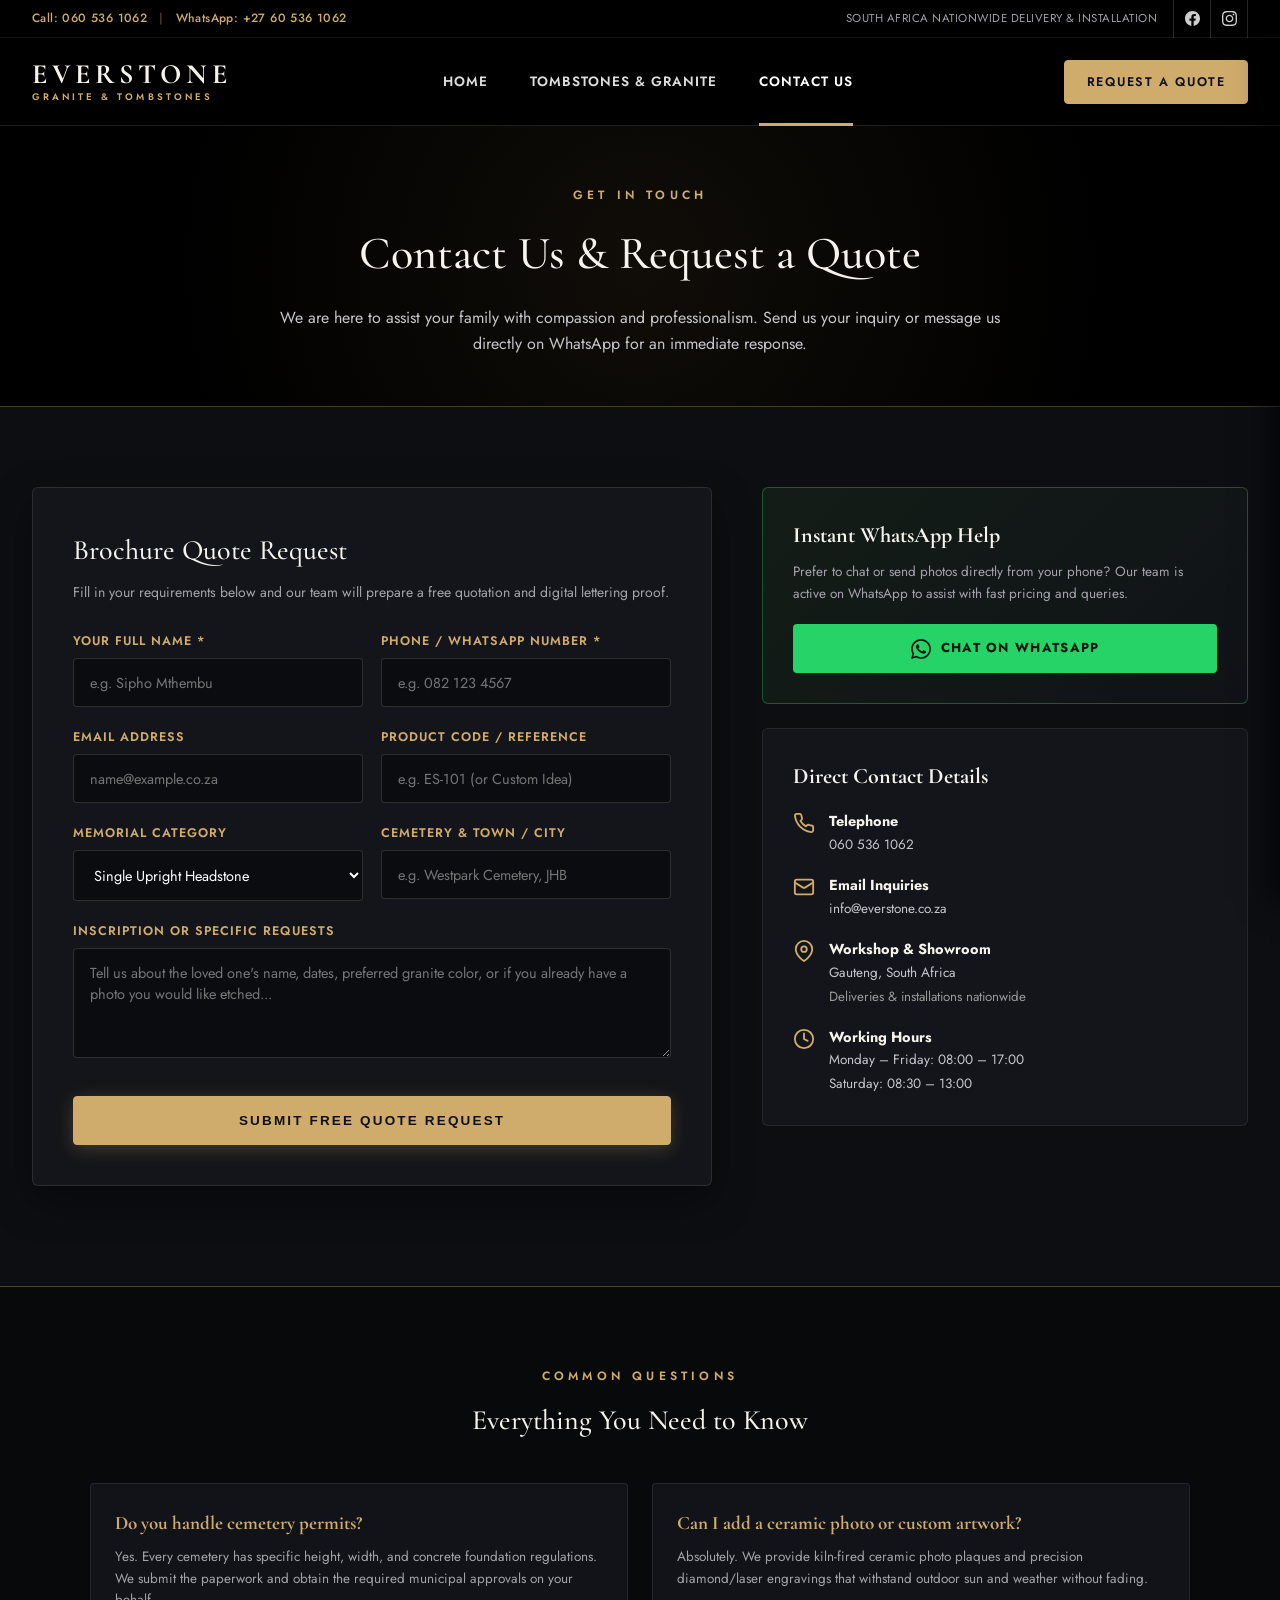
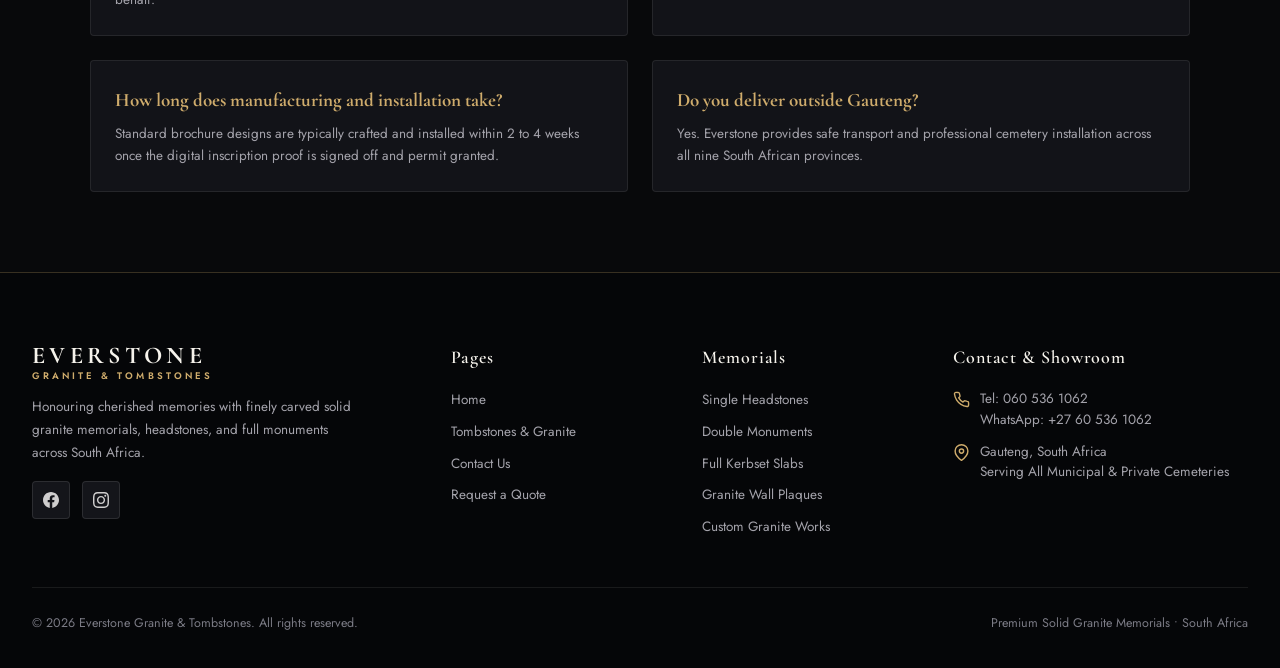
<file: contact.html>
<!DOCTYPE html>
<html lang="en">
<head>
  <meta charset="UTF-8">
  <meta name="viewport" content="width=device-width, initial-scale=1.0">
  <title>Contact Us &amp; Request a Quote | Everstone Memorials South Africa</title>
  <meta name="description" content="Contact Everstone for solid granite tombstones, headstones, and cemetery memorials in South Africa. Free layout proof and quote.">
  <link rel="icon" href="assets/favicon.ico" type="image/x-icon">

  <!-- Google Fonts: Cormorant Garamond & Jost -->
  <link rel="preconnect" href="https://fonts.googleapis.com">
  <link rel="preconnect" href="https://fonts.gstatic.com" crossorigin>
  <link href="https://fonts.googleapis.com/css2?family=Cormorant+Garamond:ital,wght@0,400;0,500;0,600;0,700;1,400;1,600&family=Jost:wght@300;400;500;600;700&display=swap" rel="stylesheet">

  <style>
    /* CSS Reset & Base */
    *, *::before, *::after {
      box-sizing: border-box;
      margin: 0;
      padding: 0;
    }

    :root {
      --gold: #cfac6c;
      --gold-light: #e0be7e;
      --gold-dark: #a5813f;
      --bg-dark: #000000;
      --bg-stage: #0d0e12;
      --bg-card: #14151a;
      --text-white: #f6f3ec;
      --text-muted: #c6c5cc;
      --text-dim: #8b8b95;
      --border-dark: rgba(255, 255, 255, 0.12);
      --border-gold: rgba(207, 172, 108, 0.35);
    }

    body {
      font-family: 'Jost', sans-serif;
      background-color: var(--bg-stage);
      color: var(--text-white);
      line-height: 1.6;
      -webkit-font-smoothing: antialiased;
      -moz-osx-font-smoothing: grayscale;
      overflow-x: hidden;
    }

    a {
      color: inherit;
      text-decoration: none;
      transition: color 0.2s ease, background-color 0.2s ease, border-color 0.2s ease, transform 0.2s ease;
    }

    img {
      max-width: 100%;
      height: auto;
      display: block;
    }

    .container {
      width: 100%;
      max-width: 1440px;
      margin: 0 auto;
      padding: 0 32px;
    }

    /* -------------------------------------------------------------
       TOP ANNOUNCEMENT & CONTACT BAR
    ------------------------------------------------------------- */
    .top-bar {
      background-color: #000000;
      border-bottom: 1px solid rgba(255, 255, 255, 0.08);
      font-size: 12px;
      height: 38px;
      display: flex;
      align-items: center;
      position: relative;
      z-index: 100;
    }

    .top-bar-container {
      display: flex;
      justify-content: space-between;
      align-items: center;
      width: 100%;
      max-width: 1440px;
      margin: 0 auto;
      padding: 0 32px;
    }

    .top-phone-info {
      color: #cfac6c;
      font-weight: 500;
      letter-spacing: 0.4px;
      display: flex;
      align-items: center;
      gap: 12px;
    }

    .top-phone-info a {
      color: #cfac6c;
    }

    .top-phone-info a:hover {
      color: #ffffff;
      text-decoration: underline;
    }

    .top-phone-info .sep {
      color: rgba(207, 172, 108, 0.4);
    }

    .top-actions {
      display: flex;
      align-items: center;
      gap: 16px;
    }

    .top-region-tag {
      color: #a0a0a8;
      font-size: 11.5px;
      letter-spacing: 0.5px;
      text-transform: uppercase;
    }

    .top-social-list {
      display: flex;
      align-items: center;
      list-style: none;
      border-left: 1px solid rgba(255, 255, 255, 0.15);
    }

    .top-social-list li {
      border-right: 1px solid rgba(255, 255, 255, 0.15);
    }

    .top-social-list a {
      display: flex;
      align-items: center;
      justify-content: center;
      width: 36px;
      height: 38px;
      color: #cfcece;
      transition: color 0.2s, background-color 0.2s;
    }

    .top-social-list a:hover {
      color: #cfac6c;
      background-color: rgba(255, 255, 255, 0.05);
    }

    .top-social-list svg {
      width: 15px;
      height: 15px;
      fill: currentColor;
    }

    /* -------------------------------------------------------------
       MAIN NAVIGATION HEADER
    ------------------------------------------------------------- */
    .site-header {
      background-color: #000000;
      border-bottom: 1px solid var(--border-dark);
      position: sticky;
      top: 0;
      z-index: 99;
      height: 88px;
    }

    .header-container {
      display: flex;
      align-items: center;
      justify-content: space-between;
      height: 100%;
      max-width: 1440px;
      margin: 0 auto;
      padding: 0 32px;
    }

    .brand-logo {
      display: flex;
      align-items: center;
      text-decoration: none;
    }

    .brand-text-logo {
      display: flex;
      flex-direction: column;
      justify-content: center;
      line-height: 1.05;
    }

    .brand-text-logo .logo-name {
      font-family: 'Cormorant Garamond', Georgia, serif;
      font-size: 28px;
      font-weight: 700;
      letter-spacing: 0.18em;
      color: #f6f3ec;
    }

    .brand-text-logo .logo-sub {
      font-family: 'Jost', sans-serif;
      font-size: 9.5px;
      font-weight: 600;
      letter-spacing: 0.32em;
      color: #cfac6c;
      margin-top: 4px;
      text-transform: uppercase;
    }

    .main-nav {
      display: flex;
      align-items: center;
      height: 100%;
    }

    .nav-list {
      display: flex;
      align-items: center;
      list-style: none;
      height: 100%;
      gap: 10px;
    }

    .nav-item {
      position: relative;
      height: 100%;
      display: flex;
      align-items: center;
    }

    .nav-link {
      display: flex;
      align-items: center;
      height: 100%;
      padding: 0 16px;
      font-size: 13.5px;
      font-weight: 600;
      letter-spacing: 1px;
      text-transform: uppercase;
      color: #dddddd;
      position: relative;
      white-space: nowrap;
    }

    .nav-link:hover {
      color: #ffffff;
    }

    .nav-item.active .nav-link {
      color: #ffffff;
    }

    .nav-item.active::after {
      content: '';
      position: absolute;
      bottom: -1px;
      left: 16px;
      right: 16px;
      height: 3px;
      background-color: #cfac6c;
      z-index: 10;
    }

    .header-actions {
      display: flex;
      align-items: center;
      gap: 16px;
    }

    .header-cta-btn {
      display: inline-flex;
      align-items: center;
      justify-content: center;
      padding: 11px 22px;
      font-size: 12.5px;
      font-weight: 600;
      letter-spacing: 0.12em;
      text-transform: uppercase;
      background-color: #cfac6c;
      color: #101116;
      border-radius: 4px;
      border: 1px solid #cfac6c;
      transition: all 0.25s ease;
    }

    .header-cta-btn:hover {
      background-color: #e0be7e;
      border-color: #e0be7e;
      transform: translateY(-1px);
    }

    .mobile-menu-btn {
      display: none;
      background: none;
      border: none;
      color: #dddddd;
      cursor: pointer;
      padding: 8px;
    }

    .mobile-menu-btn svg {
      width: 26px;
      height: 26px;
      stroke: currentColor;
    }

    /* -------------------------------------------------------------
       PAGE BANNER
    ------------------------------------------------------------- */
    .page-banner {
      background-color: #000000;
      border-bottom: 1px solid var(--border-gold);
      padding: 60px 0 50px;
      text-align: center;
      position: relative;
    }

    .page-banner::before {
      content: '';
      position: absolute;
      inset: 0;
      background: radial-gradient(circle at center, rgba(207, 172, 108, 0.08) 0%, rgba(0, 0, 0, 0.9) 70%);
      pointer-events: none;
    }

    .banner-inner {
      position: relative;
      z-index: 2;
      max-width: 800px;
      margin: 0 auto;
    }

    .banner-eyebrow {
      font-size: 12px;
      letter-spacing: 0.35em;
      text-transform: uppercase;
      color: #cfac6c;
      margin-bottom: 12px;
      font-weight: 600;
    }

    .banner-title {
      font-family: 'Cormorant Garamond', Georgia, serif;
      font-size: clamp(32px, 3.6vw, 50px);
      font-weight: 500;
      color: #f6f3ec;
      margin-bottom: 14px;
    }

    .banner-desc {
      color: #c6c5cc;
      font-size: 16px;
      line-height: 1.6;
    }

    /* -------------------------------------------------------------
       CONTACT SECTION LAYOUT
    ------------------------------------------------------------- */
    .contact-sec {
      padding: 80px 0 100px;
      background-color: #0d0e12;
    }

    .contact-grid {
      display: grid;
      grid-template-columns: 1.4fr 1fr;
      gap: 50px;
      align-items: start;
    }

    /* Contact Form Card */
    .contact-card {
      background-color: var(--bg-card);
      border: 1px solid rgba(255, 255, 255, 0.1);
      border-radius: 6px;
      padding: 40px;
      box-shadow: 0 15px 40px rgba(0, 0, 0, 0.4);
    }

    .card-title {
      font-family: 'Cormorant Garamond', Georgia, serif;
      font-size: 28px;
      font-weight: 500;
      color: #f6f3ec;
      margin-bottom: 8px;
    }

    .card-subtitle {
      color: #a4a3ab;
      font-size: 14px;
      margin-bottom: 28px;
    }

    .form-group {
      margin-bottom: 20px;
    }

    .form-row {
      display: grid;
      grid-template-columns: 1fr 1fr;
      gap: 18px;
    }

    .form-label {
      display: block;
      font-size: 12.5px;
      font-weight: 600;
      letter-spacing: 0.08em;
      text-transform: uppercase;
      color: #cfac6c;
      margin-bottom: 7px;
    }

    .form-input, .form-select, .form-textarea {
      width: 100%;
      background-color: #0b0c0f;
      border: 1px solid rgba(255, 255, 255, 0.14);
      border-radius: 4px;
      padding: 13px 16px;
      color: #ffffff;
      font-size: 14.5px;
      font-family: 'Jost', sans-serif;
      transition: all 0.25s ease;
      outline: none;
    }

    .form-input:focus, .form-select:focus, .form-textarea:focus {
      border-color: #cfac6c;
      box-shadow: 0 0 10px rgba(207, 172, 108, 0.2);
    }

    .form-textarea {
      resize: vertical;
      min-height: 110px;
    }

    .btn-submit {
      width: 100%;
      background-color: #cfac6c;
      color: #101116;
      border: 1px solid #cfac6c;
      padding: 16px 28px;
      font-size: 13.5px;
      font-weight: 600;
      letter-spacing: 0.16em;
      text-transform: uppercase;
      border-radius: 4px;
      cursor: pointer;
      box-shadow: 0 4px 18px rgba(207, 172, 108, 0.25);
      transition: all 0.25s ease;
      margin-top: 10px;
    }

    .btn-submit:hover {
      background-color: #e0be7e;
      transform: translateY(-2px);
      box-shadow: 0 8px 25px rgba(207, 172, 108, 0.4);
    }

    /* Contact Info Side */
    .info-side {
      display: flex;
      flex-direction: column;
      gap: 24px;
    }

    .info-card {
      background-color: var(--bg-card);
      border: 1px solid rgba(255, 255, 255, 0.08);
      border-radius: 6px;
      padding: 30px;
    }

    .info-card h3 {
      font-family: 'Cormorant Garamond', Georgia, serif;
      font-size: 22px;
      color: #f6f3ec;
      margin-bottom: 16px;
    }

    .info-item {
      display: flex;
      align-items: flex-start;
      gap: 14px;
      margin-bottom: 18px;
      line-height: 1.5;
    }

    .info-item:last-child {
      margin-bottom: 0;
    }

    .info-item svg {
      width: 22px;
      height: 22px;
      color: #cfac6c;
      flex-shrink: 0;
      margin-top: 2px;
    }

    .info-item b {
      display: block;
      color: #f6f3ec;
      font-size: 14.5px;
    }

    .info-item span, .info-item a {
      color: #c6c5cc;
      font-size: 13.5px;
    }

    .info-item a:hover {
      color: #cfac6c;
    }

    /* WhatsApp Direct Card */
    .wa-card {
      background: linear-gradient(135deg, #131d17 0%, #101217 100%);
      border: 1px solid rgba(37, 211, 102, 0.35);
      border-radius: 6px;
      padding: 30px;
    }

    .wa-card h3 {
      font-family: 'Cormorant Garamond', Georgia, serif;
      font-size: 22px;
      color: #f6f3ec;
      margin-bottom: 8px;
    }

    .wa-card p {
      color: #a4a3ab;
      font-size: 13.5px;
      margin-bottom: 20px;
    }

    .btn-wa-direct {
      display: inline-flex;
      align-items: center;
      justify-content: center;
      gap: 10px;
      width: 100%;
      background-color: #25d366;
      color: #0b150f;
      padding: 14px 20px;
      font-size: 13px;
      font-weight: 700;
      letter-spacing: 0.1em;
      text-transform: uppercase;
      border-radius: 4px;
      transition: all 0.25s ease;
    }

    .btn-wa-direct:hover {
      background-color: #2ee672;
      transform: translateY(-2px);
      box-shadow: 0 6px 20px rgba(37, 211, 102, 0.3);
    }

    .btn-wa-direct svg {
      width: 20px;
      height: 20px;
      fill: currentColor;
    }

    /* FAQ Accordion */
    .faq-sec {
      padding: 80px 0;
      background-color: #08090b;
      border-top: 1px solid var(--border-gold);
    }

    .faq-header {
      text-align: center;
      max-width: 700px;
      margin: 0 auto 40px;
    }

    .faq-grid {
      display: grid;
      grid-template-columns: 1fr 1fr;
      gap: 24px;
      max-width: 1100px;
      margin: 0 auto;
    }

    .faq-item {
      background: #121318;
      border: 1px solid rgba(255, 255, 255, 0.08);
      border-radius: 4px;
      padding: 24px;
    }

    .faq-item h4 {
      font-family: 'Cormorant Garamond', Georgia, serif;
      font-size: 19px;
      color: #cfac6c;
      margin-bottom: 8px;
    }

    .faq-item p {
      color: #a4a3ab;
      font-size: 13.5px;
      line-height: 1.6;
    }

    /* -------------------------------------------------------------
       LUXURY FOOTER
    ------------------------------------------------------------- */
    .site-footer {
      background-color: #050608;
      border-top: 1px solid rgba(207, 172, 108, 0.25);
      padding: 70px 0 35px;
      color: #a4a3ab;
      font-size: 13.5px;
    }

    .footer-grid {
      display: grid;
      grid-template-columns: 1.8fr 1fr 1fr 1.4fr;
      gap: 40px;
      margin-bottom: 50px;
    }

    .footer-col h4 {
      font-family: 'Cormorant Garamond', Georgia, serif;
      font-size: 18px;
      font-weight: 600;
      color: #f6f3ec;
      letter-spacing: 0.05em;
      margin-bottom: 18px;
    }

    .footer-col ul {
      list-style: none;
      display: flex;
      flex-direction: column;
      gap: 10px;
    }

    .footer-col ul a:hover {
      color: #cfac6c;
      padding-left: 3px;
    }

    .footer-about p {
      line-height: 1.7;
      margin-top: 14px;
      max-width: 320px;
    }

    .footer-contact-item {
      display: flex;
      gap: 10px;
      align-items: flex-start;
      margin-bottom: 12px;
      line-height: 1.5;
    }

    .footer-contact-item svg {
      width: 17px;
      height: 17px;
      color: #cfac6c;
      flex-shrink: 0;
      margin-top: 2px;
    }

    .footer-socials {
      display: flex;
      gap: 12px;
      margin-top: 16px;
    }

    .footer-social-btn {
      width: 38px;
      height: 38px;
      border-radius: 4px;
      background: #14151a;
      border: 1px solid rgba(255, 255, 255, 0.1);
      display: flex;
      align-items: center;
      justify-content: center;
      color: #cfcece;
      transition: all 0.2s;
    }

    .footer-social-btn:hover {
      color: #cfac6c;
      border-color: var(--border-gold);
      transform: translateY(-2px);
    }

    .footer-social-btn svg {
      width: 16px;
      height: 16px;
      fill: currentColor;
    }

    .footer-bottom {
      border-top: 1px solid rgba(255, 255, 255, 0.08);
      padding-top: 25px;
      display: flex;
      justify-content: space-between;
      align-items: center;
      flex-wrap: wrap;
      gap: 14px;
      font-size: 12.5px;
      color: #7b7b85;
    }

    /* Mobile Drawer */
    .mobile-drawer {
      position: fixed;
      top: 0;
      right: -320px;
      width: 320px;
      height: 100vh;
      background: #101116;
      border-left: 1px solid var(--border-gold);
      z-index: 10000;
      padding: 28px 24px;
      display: flex;
      flex-direction: column;
      transition: right 0.35s ease;
      box-shadow: -10px 0 30px rgba(0, 0, 0, 0.7);
    }

    .mobile-drawer.open {
      right: 0;
    }

    .drawer-header {
      display: flex;
      justify-content: space-between;
      align-items: center;
      border-bottom: 1px solid rgba(255, 255, 255, 0.1);
      padding-bottom: 18px;
      margin-bottom: 24px;
    }

    .drawer-close {
      background: none;
      border: none;
      color: #cfac6c;
      font-size: 30px;
      cursor: pointer;
    }

    .drawer-nav {
      list-style: none;
      display: flex;
      flex-direction: column;
      gap: 16px;
    }

    .drawer-nav a {
      font-size: 16px;
      font-weight: 500;
      color: #e5e5e5;
      text-transform: uppercase;
      letter-spacing: 1.2px;
    }

    .drawer-nav a:hover {
      color: #cfac6c;
    }

    .drawer-backdrop {
      position: fixed;
      inset: 0;
      background: rgba(0, 0, 0, 0.65);
      z-index: 9999;
      opacity: 0;
      visibility: hidden;
      transition: all 0.3s;
    }

    .drawer-backdrop.open {
      opacity: 1;
      visibility: visible;
    }

    /* Responsive */
    @media (max-width: 992px) {
      .contact-grid {
        grid-template-columns: 1fr;
      }
      .faq-grid {
        grid-template-columns: 1fr;
      }
      .footer-grid {
        grid-template-columns: 1fr 1fr;
      }
    }

    @media (max-width: 860px) {
      .main-nav, .header-cta-btn {
        display: none;
      }
      .mobile-menu-btn {
        display: block;
      }
    }

    @media (max-width: 640px) {
      .form-row {
        grid-template-columns: 1fr;
      }
      .contact-card {
        padding: 24px;
      }
      .footer-grid {
        grid-template-columns: 1fr;
      }
      .top-phone-info {
        font-size: 11px;
      }
      .top-region-tag {
        display: none;
      }
      .container {
        padding: 0 20px;
      }
    }
  </style>
</head>
<body>

  <!-- Top Announcement & Phone Bar -->
  <aside class="top-bar">
    <div class="top-bar-container">
      <div class="top-phone-info">
        <span>Call: <a href="tel:+27605361062">060 536 1062</a></span>
        <span class="sep">|</span>
        <span>WhatsApp: <a href="https://wa.me/27605361062" target="_blank" rel="noopener">+27 60 536 1062</a></span>
      </div>

      <div class="top-actions">
        <span class="top-region-tag">South Africa Nationwide Delivery &amp; Installation</span>

        <ul class="top-social-list">
          <li>
            <a href="https://www.facebook.com" target="_blank" rel="noopener" aria-label="Facebook">
              <svg viewBox="0 0 24 24"><path d="M24 12.073c0-6.627-5.373-12-12-12s-12 5.373-12 12c0 5.99 4.388 10.954 10.125 11.854v-8.385H7.078v-3.47h3.047V9.43c0-3.007 1.792-4.669 4.533-4.669 1.312 0 2.686.235 2.686.235v2.953H15.83c-1.491 0-1.956.925-1.956 1.874v2.25h3.328l-.532 3.47h-2.796v8.385C19.612 23.027 24 18.062 24 12.073z"/></svg>
            </a>
          </li>
          <li>
            <a href="https://www.instagram.com" target="_blank" rel="noopener" aria-label="Instagram">
              <svg viewBox="0 0 24 24"><path d="M12 2.163c3.204 0 3.584.012 4.85.07 3.252.148 4.771 1.691 4.919 4.919.058 1.265.069 1.645.069 4.849 0 3.205-.012 3.584-.069 4.849-.149 3.225-1.664 4.771-4.919 4.919-1.266.058-1.644.07-4.85.07-3.204 0-3.584-.012-4.849-.07-3.26-.149-4.771-1.699-4.919-4.92-.058-1.265-.07-1.644-.07-4.849 0-3.204.013-3.583.07-4.849.149-3.227 1.664-4.771 4.919-4.919 1.266-.057 1.645-.069 4.849-.069zm0-2.163c-3.259 0-3.667.014-4.947.072-4.358.2-6.78 2.618-6.98 6.98-.059 1.281-.073 1.689-.073 4.948 0 3.259.014 3.668.072 4.948.2 4.358 2.618 6.78 6.98 6.98 1.281.058 1.689.072 4.948.072 3.259 0 3.668-.014 4.948-.072 4.354-.2 6.782-2.618 6.979-6.98.059-1.28.073-1.689.073-4.948 0-3.259-.014-3.667-.072-4.947-.196-4.354-2.617-6.78-6.979-6.98-1.281-.059-1.69-.073-4.949-.073zm0 5.838c-3.403 0-6.162 2.759-6.162 6.162s2.759 6.163 6.162 6.163 6.162-2.759 6.162-6.163c0-3.403-2.759-6.162-6.162-6.162zm0 10.162c-2.209 0-4-1.79-4-4 0-2.209 1.791-4 4-4s4 1.791 4 4c0 2.21-1.791 4-4 4zm6.406-11.845c-.796 0-1.441.645-1.441 1.44s.645 1.44 1.441 1.44c.795 0 1.439-.645 1.439-1.44s-.644-1.44-1.439-1.44z"/></svg>
            </a>
          </li>
        </ul>
      </div>
    </div>
  </aside>

  <!-- Sticky Main Navigation Header -->
  <header class="site-header" id="header">
    <div class="header-container">
      <a href="index.html" class="brand-logo" aria-label="Everstone Granite and Tombstones">
        <div class="brand-text-logo">
          <span class="logo-name">EVERSTONE</span>
          <span class="logo-sub">GRANITE &amp; TOMBSTONES</span>
        </div>
      </a>

      <!-- 3-Page Navigation Menu -->
      <nav class="main-nav" aria-label="Primary Navigation">
        <ul class="nav-list">
          <li class="nav-item">
            <a href="index.html" class="nav-link">HOME</a>
          </li>
          <li class="nav-item">
            <a href="catalogue.html" class="nav-link">TOMBSTONES &amp; GRANITE</a>
          </li>
          <li class="nav-item active">
            <a href="contact.html" class="nav-link">CONTACT US</a>
          </li>
        </ul>
      </nav>

      <div class="header-actions">
        <a href="contact.html" class="header-cta-btn">REQUEST A QUOTE</a>
        <button class="mobile-menu-btn" id="openDrawerBtn" aria-label="Open mobile menu">
          <svg viewBox="0 0 24 24" fill="none" stroke-width="2.2" stroke-linecap="round" stroke-linejoin="round">
            <line x1="3" y1="12" x2="21" y2="12"></line>
            <line x1="3" y1="6" x2="21" y2="6"></line>
            <line x1="3" y1="18" x2="21" y2="18"></line>
          </svg>
        </button>
      </div>
    </div>
  </header>

  <!-- Mobile Drawer -->
  <div class="drawer-backdrop" id="drawerBackdrop"></div>
  <aside class="mobile-drawer" id="mobileDrawer">
    <div class="drawer-header">
      <div class="brand-text-logo">
        <span class="logo-name" style="font-size: 22px;">EVERSTONE</span>
        <span class="logo-sub">GRANITE &amp; TOMBSTONES</span>
      </div>
      <button class="drawer-close" id="closeDrawerBtn" aria-label="Close menu">&times;</button>
    </div>
    <ul class="drawer-nav">
      <li><a href="index.html">HOME</a></li>
      <li><a href="catalogue.html">TOMBSTONES &amp; GRANITE</a></li>
      <li><a href="contact.html" style="color: #cfac6c;">CONTACT US</a></li>
    </ul>
    <div style="margin-top: auto; padding-top: 24px; border-top: 1px solid rgba(255,255,255,0.1);">
      <p style="color: #cfac6c; font-size: 13px; margin-bottom: 8px;">Call: 060 536 1062</p>
      <p style="color: #c6c5cc; font-size: 13px; margin-bottom: 16px;">WhatsApp: +27 60 536 1062</p>
      <a href="contact.html" class="btn-gold" style="width: 100%; text-align: center; font-size: 12px; padding: 12px 16px;">Request a Quote</a>
    </div>
  </aside>

  <!-- Main Content Area -->
  <main>
    <!-- Page Banner -->
    <section class="page-banner">
      <div class="container banner-inner">
        <p class="banner-eyebrow">GET IN TOUCH</p>
        <h1 class="banner-title">Contact Us &amp; Request a Quote</h1>
        <p class="banner-desc">
          We are here to assist your family with compassion and professionalism. Send us your inquiry or message us directly on WhatsApp for an immediate response.
        </p>
      </div>
    </section>

    <!-- Contact & Quote Form Section -->
    <section class="contact-sec">
      <div class="container contact-grid">

        <!-- Form Column -->
        <div class="contact-card">
          <h2 class="card-title">Brochure Quote Request</h2>
          <p class="card-subtitle">Fill in your requirements below and our team will prepare a free quotation and digital lettering proof.</p>

          <form id="quoteForm" onsubmit="handleFormSubmit(event)">
            <div class="form-row">
              <div class="form-group">
                <label class="form-label" for="fullName">Your Full Name *</label>
                <input class="form-input" type="text" id="fullName" required placeholder="e.g. Sipho Mthembu">
              </div>
              <div class="form-group">
                <label class="form-label" for="phone">Phone / WhatsApp Number *</label>
                <input class="form-input" type="tel" id="phone" required placeholder="e.g. 082 123 4567">
              </div>
            </div>

            <div class="form-row">
              <div class="form-group">
                <label class="form-label" for="email">Email Address</label>
                <input class="form-input" type="email" id="email" placeholder="name@example.co.za">
              </div>
              <div class="form-group">
                <label class="form-label" for="refCode">Product Code / Reference</label>
                <input class="form-input" type="text" id="refCode" placeholder="e.g. ES-101 (or Custom Idea)">
              </div>
            </div>

            <div class="form-row">
              <div class="form-group">
                <label class="form-label" for="category">Memorial Category</label>
                <select class="form-select" id="category">
                  <option value="single">Single Upright Headstone</option>
                  <option value="double">Double / Companion Monument</option>
                  <option value="kerb">Full Kerbset / Ledger Slab</option>
                  <option value="angel">Angel / Child Memorial</option>
                  <option value="plaque">Granite Wall Plaque</option>
                  <option value="custom">Custom Architectural Monument</option>
                </select>
              </div>
              <div class="form-group">
                <label class="form-label" for="cemetery">Cemetery &amp; Town / City</label>
                <input class="form-input" type="text" id="cemetery" placeholder="e.g. Westpark Cemetery, JHB">
              </div>
            </div>

            <div class="form-group">
              <label class="form-label" for="notes">Inscription or Specific Requests</label>
              <textarea class="form-textarea" id="notes" placeholder="Tell us about the loved one's name, dates, preferred granite color, or if you already have a photo you would like etched..."></textarea>
            </div>

            <button type="submit" class="btn-submit" id="submitBtn">
              Submit Free Quote Request
            </button>
            <p id="formFeedback" style="display:none; color: #cfac6c; margin-top: 16px; font-weight: 500; text-align: center; font-size: 14.5px;">
              Thank you! Your quote request has been received. Our team will contact you shortly.
            </p>
          </form>
        </div>

        <!-- Info & WhatsApp Side -->
        <div class="info-side">
          <!-- WhatsApp Card -->
          <div class="wa-card">
            <h3>Instant WhatsApp Help</h3>
            <p>Prefer to chat or send photos directly from your phone? Our team is active on WhatsApp to assist with fast pricing and queries.</p>
            <a href="https://wa.me/27605361062?text=Hello%20Everstone,%20I%20would%20like%20to%20enquire%20about%20a%20granite%20tombstone." target="_blank" rel="noopener" class="btn-wa-direct">
              <svg viewBox="0 0 24 24"><path d="M.057 24l1.687-6.163c-1.041-1.804-1.588-3.849-1.587-5.946.003-6.556 5.338-11.891 11.893-11.891 3.181.001 6.167 1.24 8.413 3.488 2.245 2.248 3.481 5.236 3.48 8.414-.003 6.557-5.338 11.892-11.893 11.892-1.99-.001-3.951-.5-5.688-1.448l-6.305 1.654zm6.597-3.807c1.676.995 3.276 1.591 5.392 1.592 5.448 0 9.886-4.434 9.889-9.885.002-5.462-4.415-9.89-9.881-9.892-5.452 0-9.887 4.434-9.889 9.884-.001 2.225.651 3.891 1.746 5.634l-.999 3.648 3.742-.981zm11.387-5.464c-.074-.124-.272-.198-.57-.347-.297-.149-1.758-.868-2.031-.967-.272-.099-.47-.149-.669.149-.198.297-.768.967-.941 1.165-.173.198-.347.223-.644.074-.297-.149-1.255-.462-2.39-1.475-.883-.788-1.48-1.761-1.653-2.059-.173-.297-.018-.458.13-.606.134-.133.297-.347.446-.521.151-.172.2-.296.3-.495.099-.198.05-.372-.025-.521-.075-.148-.669-1.611-.916-2.206-.242-.579-.487-.501-.669-.51l-.57-.01c-.198 0-.52.074-.792.372s-1.04 1.016-1.04 2.479 1.065 2.876 1.213 3.074c.149.198 2.095 3.2 5.076 4.487.709.306 1.263.489 1.694.626.712.226 1.36.194 1.872.118.571-.085 1.758-.719 2.006-1.413.248-.695.248-1.29.173-1.414z"/></svg>
              <span>Chat on WhatsApp</span>
            </a>
          </div>

          <!-- Direct Contact Card -->
          <div class="info-card">
            <h3>Direct Contact Details</h3>
            <div class="info-item">
              <svg viewBox="0 0 24 24" fill="none" stroke="currentColor" stroke-width="2" stroke-linecap="round" stroke-linejoin="round"><path d="M22 16.9v3a2 2 0 0 1-2.2 2 19.8 19.8 0 0 1-8.6-3.1 19.5 19.5 0 0 1-6-6A19.8 19.8 0 0 1 2.1 4.2 2 2 0 0 1 4.1 2h3a2 2 0 0 1 2 1.7c.1.9.4 1.8.7 2.7a2 2 0 0 1-.5 2.1L8.1 9.7a16 16 0 0 0 6 6l1.2-1.2a2 2 0 0 1 2.1-.5c.9.3 1.8.6 2.7.7a2 2 0 0 1 1.9 2z"/></svg>
              <div>
                <b>Telephone</b>
                <a href="tel:+27605361062">060 536 1062</a>
              </div>
            </div>

            <div class="info-item">
              <svg viewBox="0 0 24 24" fill="none" stroke="currentColor" stroke-width="2" stroke-linecap="round" stroke-linejoin="round"><rect x="2" y="4" width="20" height="16" rx="2"/><path d="m22 7-8.97 5.7a1.94 1.94 0 0 1-2.06 0L2 7"/></svg>
              <div>
                <b>Email Inquiries</b>
                <a href="mailto:info@everstone.co.za">info@everstone.co.za</a>
              </div>
            </div>

            <div class="info-item">
              <svg viewBox="0 0 24 24" fill="none" stroke="currentColor" stroke-width="2" stroke-linecap="round" stroke-linejoin="round"><path d="M21 10c0 7-9 13-9 13s-9-6-9-13a9 9 0 0 1 18 0z"/><circle cx="12" cy="10" r="3"/></svg>
              <div>
                <b>Workshop &amp; Showroom</b>
                <span>Gauteng, South Africa</span><br>
                <small style="color: #999;">Deliveries &amp; installations nationwide</small>
              </div>
            </div>

            <div class="info-item">
              <svg viewBox="0 0 24 24" fill="none" stroke="currentColor" stroke-width="2" stroke-linecap="round" stroke-linejoin="round"><circle cx="12" cy="12" r="10"/><polyline points="12 6 12 12 16 14"/></svg>
              <div>
                <b>Working Hours</b>
                <span>Monday &ndash; Friday: 08:00 &ndash; 17:00</span><br>
                <span>Saturday: 08:30 &ndash; 13:00</span>
              </div>
            </div>
          </div>

        </div>
      </div>
    </section>

    <!-- FAQ Section -->
    <section class="faq-sec">
      <div class="container">
        <div class="faq-header">
          <p class="banner-eyebrow">COMMON QUESTIONS</p>
          <h2 class="card-title">Everything You Need to Know</h2>
        </div>

        <div class="faq-grid">
          <div class="faq-item">
            <h4>Do you handle cemetery permits?</h4>
            <p>Yes. Every cemetery has specific height, width, and concrete foundation regulations. We submit the paperwork and obtain the required municipal approvals on your behalf.</p>
          </div>
          <div class="faq-item">
            <h4>Can I add a ceramic photo or custom artwork?</h4>
            <p>Absolutely. We provide kiln-fired ceramic photo plaques and precision diamond/laser engravings that withstand outdoor sun and weather without fading.</p>
          </div>
          <div class="faq-item">
            <h4>How long does manufacturing and installation take?</h4>
            <p>Standard brochure designs are typically crafted and installed within 2 to 4 weeks once the digital inscription proof is signed off and permit granted.</p>
          </div>
          <div class="faq-item">
            <h4>Do you deliver outside Gauteng?</h4>
            <p>Yes. Everstone provides safe transport and professional cemetery installation across all nine South African provinces.</p>
          </div>
        </div>
      </div>
    </section>
  </main>

  <!-- LUXURY FOOTER -->
  <footer class="site-footer">
    <div class="container">
      <div class="footer-grid">
        <div class="footer-col footer-about">
          <div class="brand-text-logo">
            <span class="logo-name" style="font-size: 24px;">EVERSTONE</span>
            <span class="logo-sub">GRANITE &amp; TOMBSTONES</span>
          </div>
          <p>
            Honouring cherished memories with finely carved solid granite memorials, headstones, and full monuments across South Africa.
          </p>
          <div class="footer-socials">
            <a href="https://www.facebook.com" target="_blank" rel="noopener" class="footer-social-btn" aria-label="Facebook">
              <svg viewBox="0 0 24 24"><path d="M24 12.073c0-6.627-5.373-12-12-12s-12 5.373-12 12c0 5.99 4.388 10.954 10.125 11.854v-8.385H7.078v-3.47h3.047V9.43c0-3.007 1.792-4.669 4.533-4.669 1.312 0 2.686.235 2.686.235v2.953H15.83c-1.491 0-1.956.925-1.956 1.874v2.25h3.328l-.532 3.47h-2.796v8.385C19.612 23.027 24 18.062 24 12.073z"/></svg>
            </a>
            <a href="https://www.instagram.com" target="_blank" rel="noopener" class="footer-social-btn" aria-label="Instagram">
              <svg viewBox="0 0 24 24"><path d="M12 2.163c3.204 0 3.584.012 4.85.07 3.252.148 4.771 1.691 4.919 4.919.058 1.265.069 1.645.069 4.849 0 3.205-.012 3.584-.069 4.849-.149 3.225-1.664 4.771-4.919 4.919-1.266.058-1.644.07-4.85.07-3.204 0-3.584-.012-4.849-.07-3.26-.149-4.771-1.699-4.919-4.92-.058-1.265-.07-1.644-.07-4.849 0-3.204.013-3.583.07-4.849.149-3.227 1.664-4.771 4.919-4.919 1.266-.057 1.645-.069 4.849-.069zm0-2.163c-3.259 0-3.667.014-4.947.072-4.358.2-6.78 2.618-6.98 6.98-.059 1.281-.073 1.689-.073 4.948 0 3.259.014 3.668.072 4.948.2 4.358 2.618 6.78 6.98 6.98 1.281.058 1.689.072 4.948.072 3.259 0 3.668-.014 4.948-.072 4.354-.2 6.782-2.618 6.979-6.98.059-1.28.073-1.689.073-4.948 0-3.259-.014-3.667-.072-4.947-.196-4.354-2.617-6.78-6.979-6.98-1.281-.059-1.69-.073-4.949-.073zm0 5.838c-3.403 0-6.162 2.759-6.162 6.162s2.759 6.163 6.162 6.163 6.162-2.759 6.162-6.163c0-3.403-2.759-6.162-6.162-6.162zm0 10.162c-2.209 0-4-1.79-4-4 0-2.209 1.791-4 4-4s4 1.791 4 4c0 2.21-1.791 4-4 4zm6.406-11.845c-.796 0-1.441.645-1.441 1.44s.645 1.44 1.441 1.44c.795 0 1.439-.645 1.439-1.44s-.644-1.44-1.439-1.44z"/></svg>
            </a>
          </div>
        </div>

        <div class="footer-col">
          <h4>Pages</h4>
          <ul>
            <li><a href="index.html">Home</a></li>
            <li><a href="catalogue.html">Tombstones &amp; Granite</a></li>
            <li><a href="contact.html">Contact Us</a></li>
            <li><a href="contact.html">Request a Quote</a></li>
          </ul>
        </div>

        <div class="footer-col">
          <h4>Memorials</h4>
          <ul>
            <li><a href="catalogue.html">Single Headstones</a></li>
            <li><a href="catalogue.html">Double Monuments</a></li>
            <li><a href="catalogue.html">Full Kerbset Slabs</a></li>
            <li><a href="catalogue.html">Granite Wall Plaques</a></li>
            <li><a href="catalogue.html">Custom Granite Works</a></li>
          </ul>
        </div>

        <div class="footer-col">
          <h4>Contact &amp; Showroom</h4>
          <div class="footer-contact-item">
            <svg viewBox="0 0 24 24" fill="none" stroke="currentColor" stroke-width="2" stroke-linecap="round" stroke-linejoin="round"><path d="M22 16.9v3a2 2 0 0 1-2.2 2 19.8 19.8 0 0 1-8.6-3.1 19.5 19.5 0 0 1-6-6A19.8 19.8 0 0 1 2.1 4.2 2 2 0 0 1 4.1 2h3a2 2 0 0 1 2 1.7c.1.9.4 1.8.7 2.7a2 2 0 0 1-.5 2.1L8.1 9.7a16 16 0 0 0 6 6l1.2-1.2a2 2 0 0 1 2.1-.5c.9.3 1.8.6 2.7.7a2 2 0 0 1 1.9 2z"/></svg>
            <div>
              <span>Tel: 060 536 1062</span><br>
              <span>WhatsApp: +27 60 536 1062</span>
            </div>
          </div>
          <div class="footer-contact-item">
            <svg viewBox="0 0 24 24" fill="none" stroke="currentColor" stroke-width="2" stroke-linecap="round" stroke-linejoin="round"><path d="M21 10c0 7-9 13-9 13s-9-6-9-13a9 9 0 0 1 18 0z"/><circle cx="12" cy="10" r="3"/></svg>
            <div>
              <span>Gauteng, South Africa</span><br>
              <span>Serving All Municipal &amp; Private Cemeteries</span>
            </div>
          </div>
        </div>
      </div>

      <div class="footer-bottom">
        <p>&copy; 2026 Everstone Granite &amp; Tombstones. All rights reserved.</p>
        <p>Premium Solid Granite Memorials &bull; South Africa</p>
      </div>
    </div>
  </footer>

  <script>
    // Autofill ref parameter from URL if clicked from catalogue
    window.addEventListener('DOMContentLoaded', () => {
      const urlParams = new URLSearchParams(window.location.search);
      const ref = urlParams.get('ref');
      if (ref) {
        const refInput = document.getElementById('refCode');
        if (refInput) refInput.value = ref;
      }
    });

    // Form submission handler
    function handleFormSubmit(e) {
      e.preventDefault();
      const feedback = document.getElementById('formFeedback');
      const submitBtn = document.getElementById('submitBtn');
      submitBtn.disabled = true;
      submitBtn.textContent = 'Submitting Request...';
      
      setTimeout(() => {
        submitBtn.style.display = 'none';
        feedback.style.display = 'block';
      }, 700);
    }

    // Mobile Drawer Toggle
    const openDrawerBtn = document.getElementById('openDrawerBtn');
    const closeDrawerBtn = document.getElementById('closeDrawerBtn');
    const mobileDrawer = document.getElementById('mobileDrawer');
    const drawerBackdrop = document.getElementById('drawerBackdrop');

    function toggleDrawer(open) {
      if (open) {
        mobileDrawer.classList.add('open');
        drawerBackdrop.classList.add('open');
        document.body.style.overflow = 'hidden';
      } else {
        mobileDrawer.classList.remove('open');
        drawerBackdrop.classList.remove('open');
        document.body.style.overflow = '';
      }
    }

    if (openDrawerBtn) openDrawerBtn.addEventListener('click', () => toggleDrawer(true));
    if (closeDrawerBtn) closeDrawerBtn.addEventListener('click', () => toggleDrawer(false));
    if (drawerBackdrop) drawerBackdrop.addEventListener('click', () => toggleDrawer(false));
  </script>
</body>
</html>
</file>
